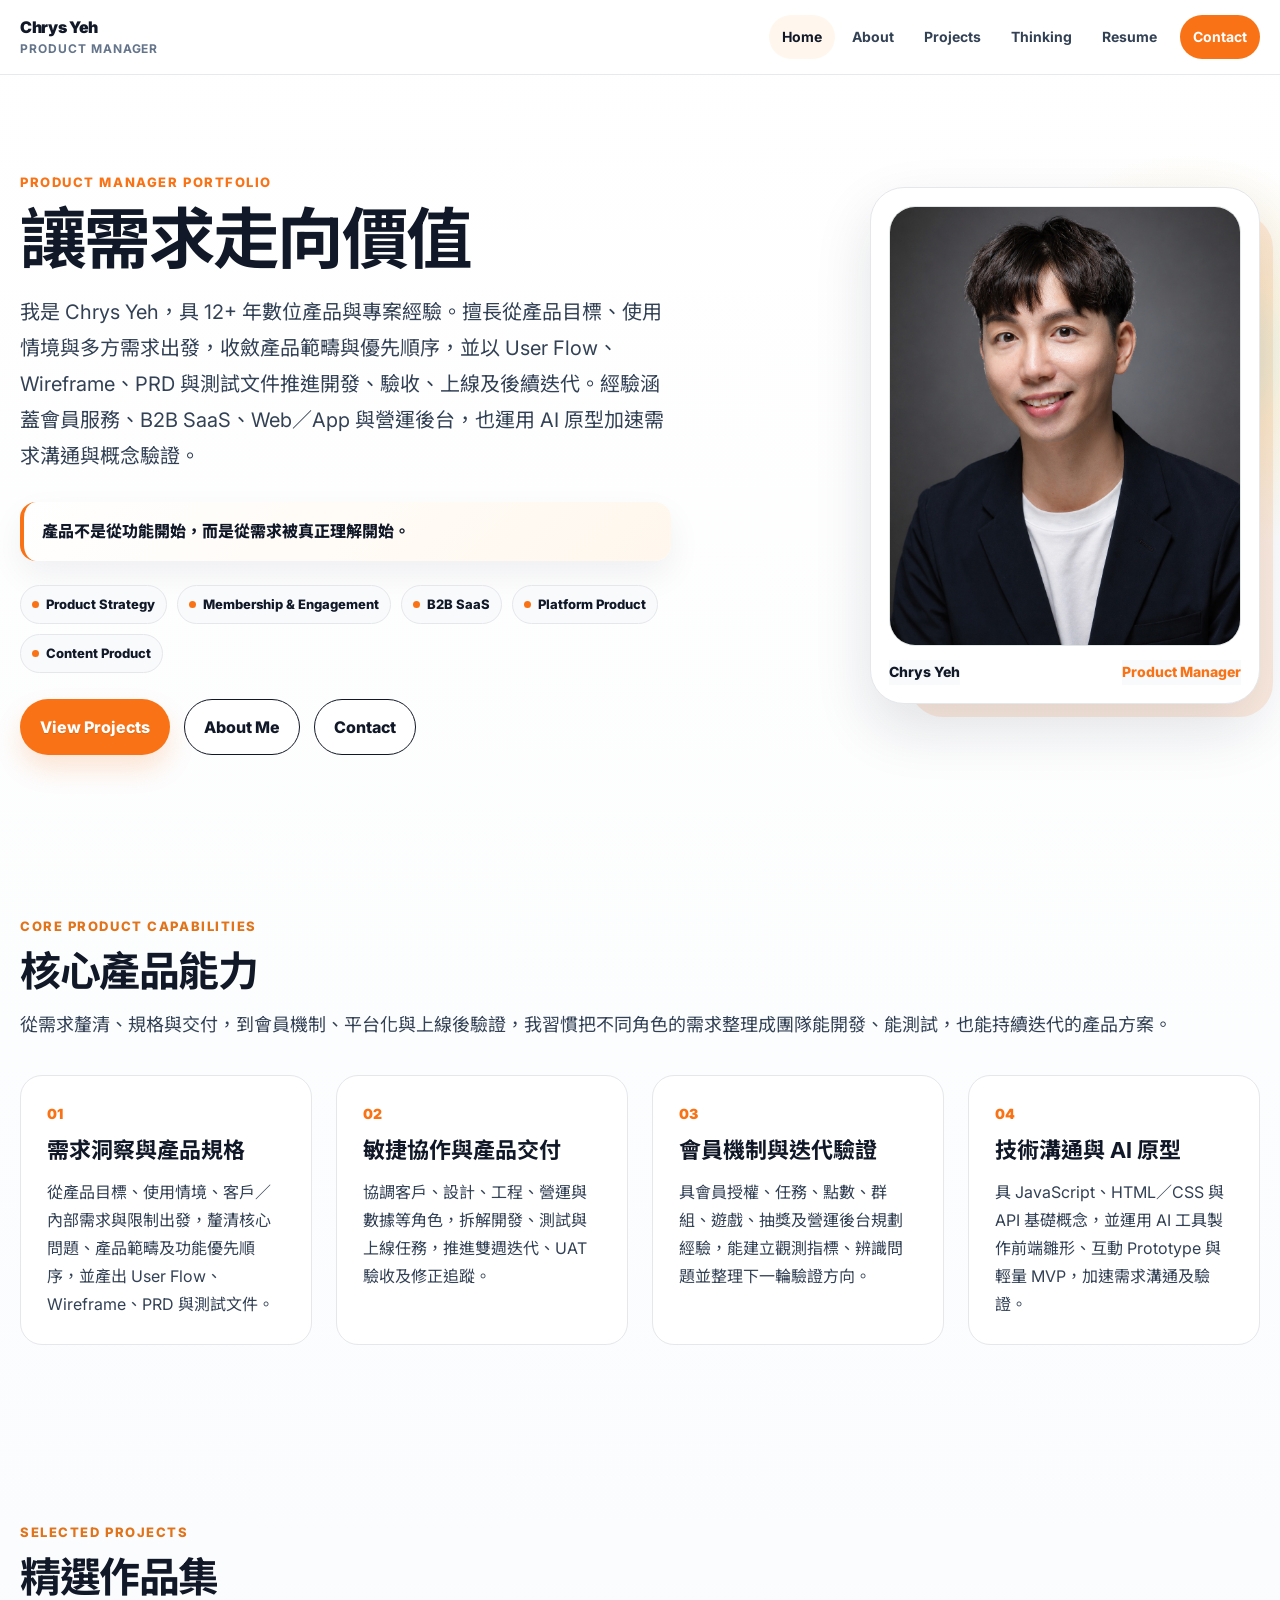
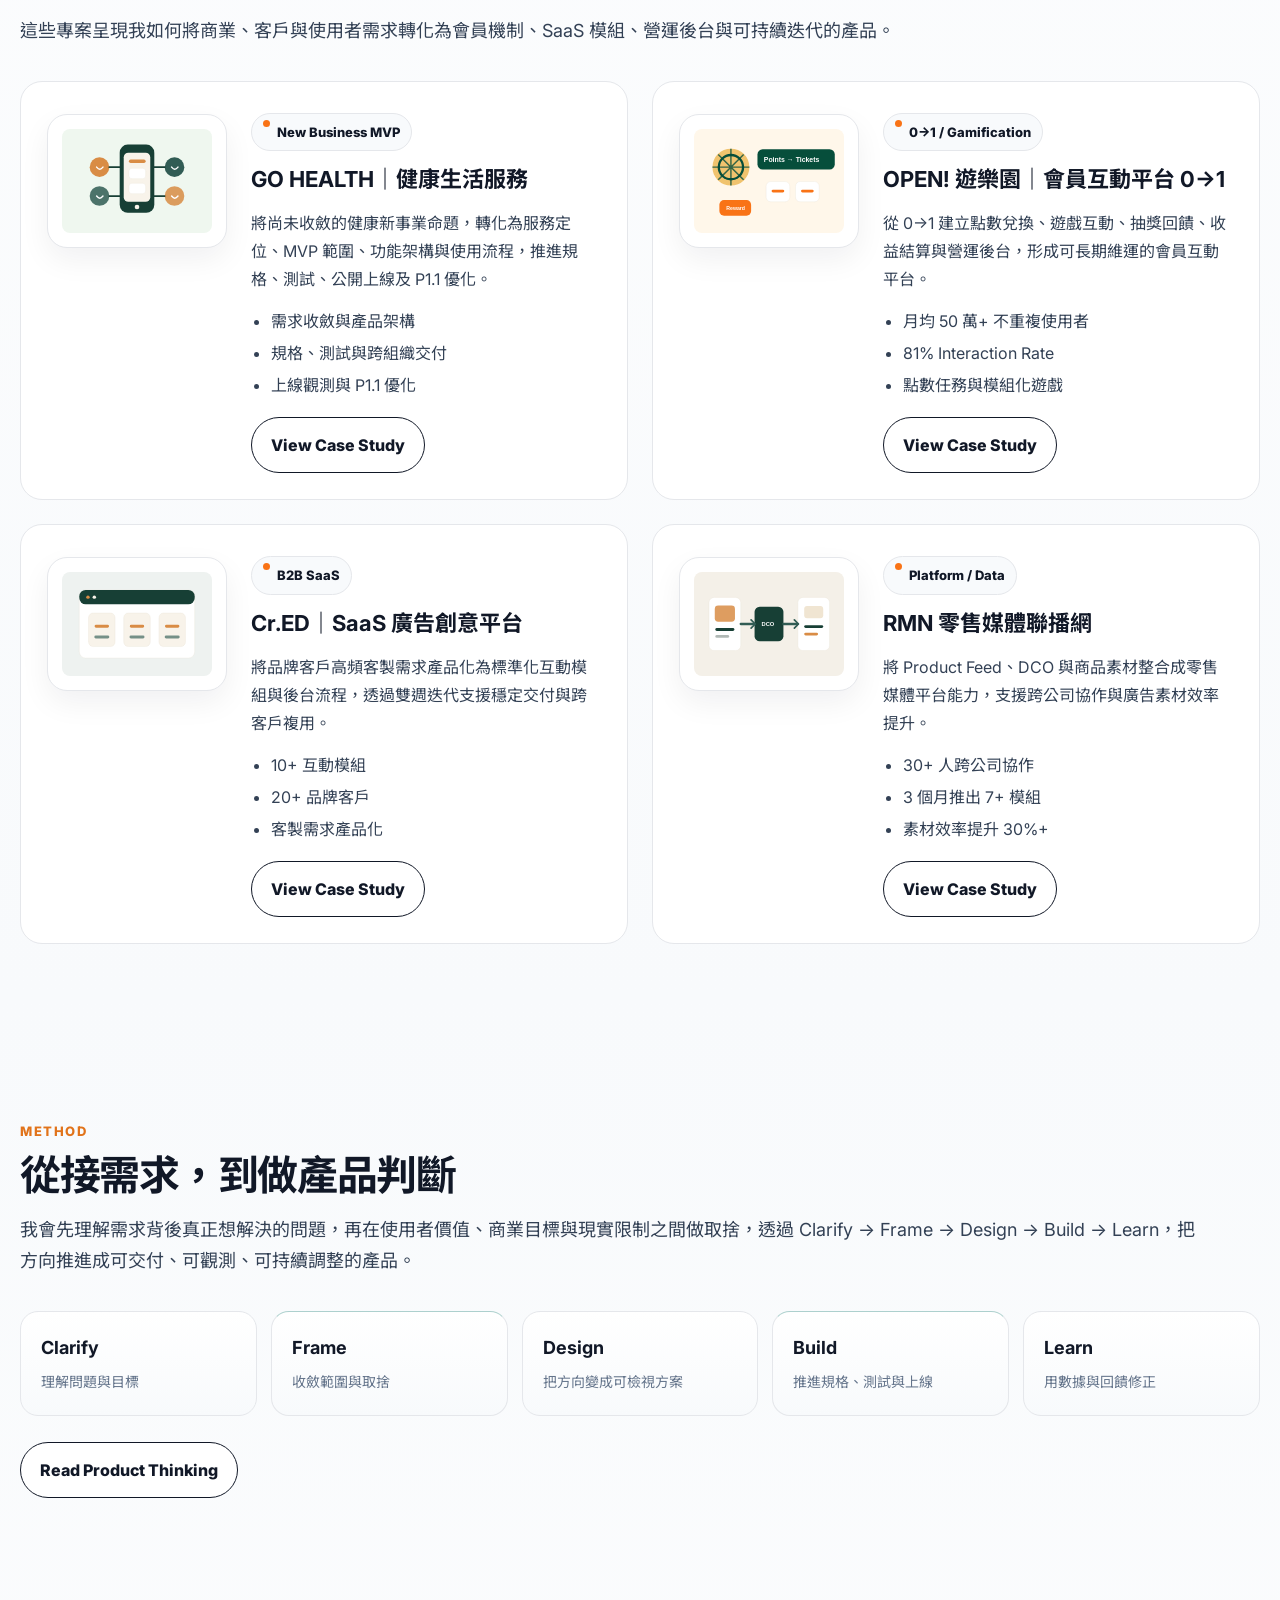
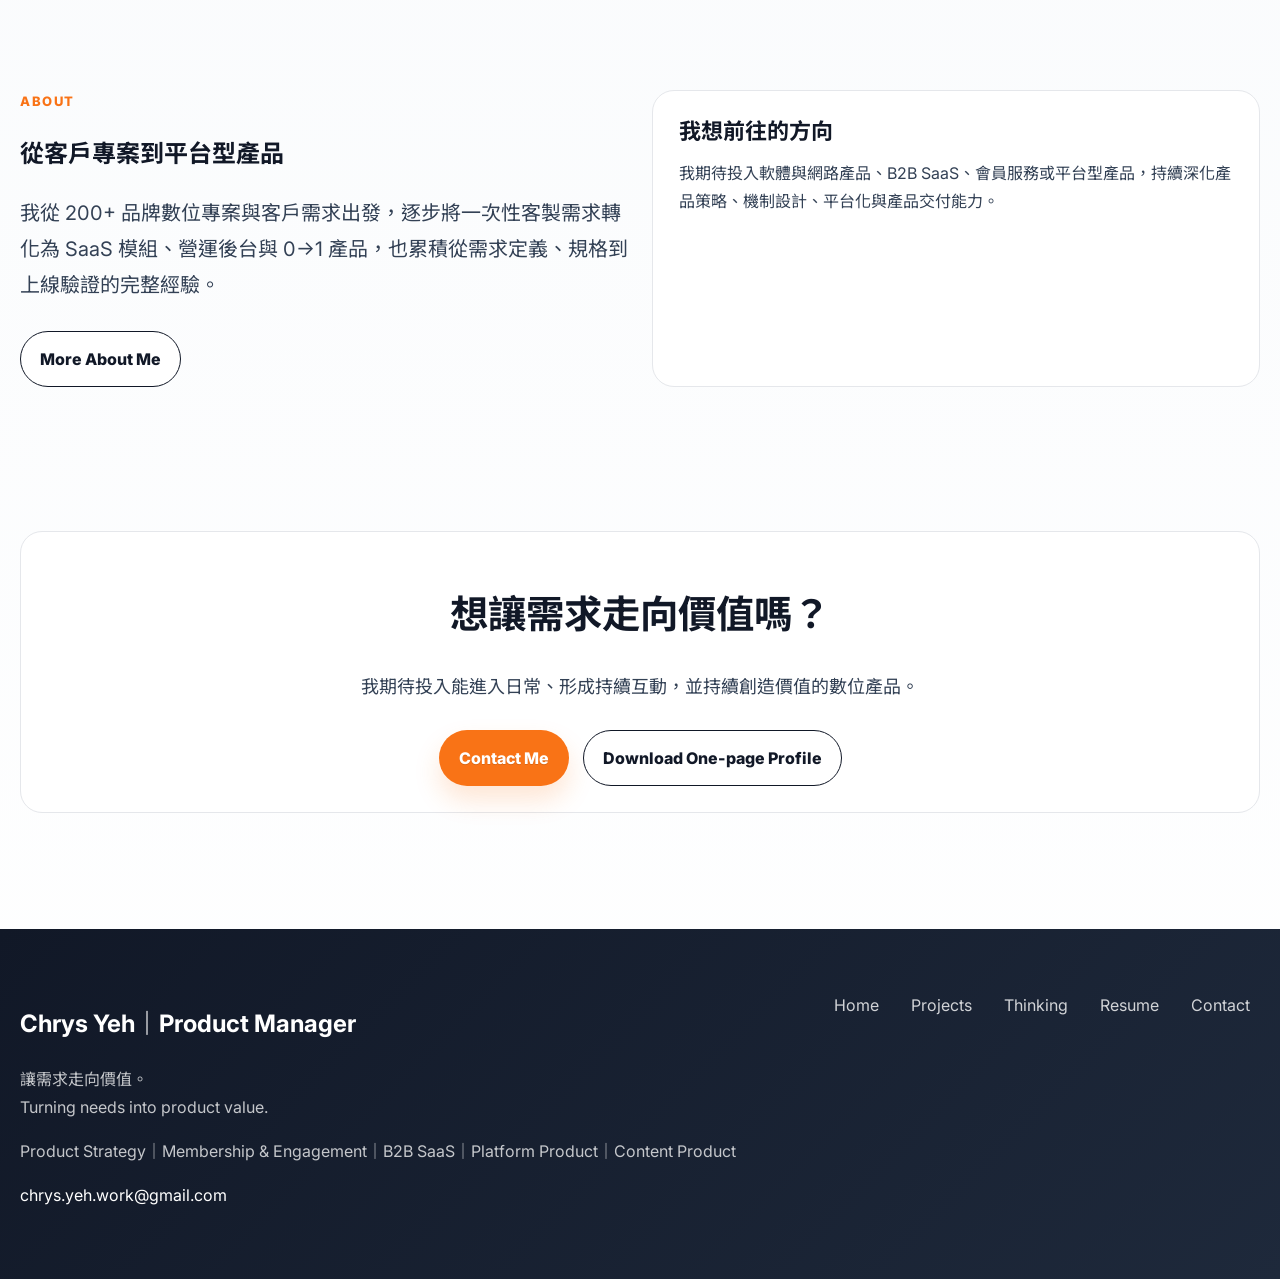
<file: index.html>
<!DOCTYPE html>
<html lang="zh-Hant"><head><meta charset="utf-8"/><meta content="width=device-width, initial-scale=1.0" name="viewport"/><meta content="noindex, nofollow" name="robots"/><title>Chrys Yeh｜Product Manager Portfolio</title><meta content="12+ 年數位產品與專案經驗，專長涵蓋需求規格、會員互動、B2B SaaS、平台化產品與 0→1 MVP。" name="description"/><link href="https://chrys-yeh-portfolio.netlify.app/" rel="canonical"/><meta content="website" property="og:type"/><meta content="Chrys Yeh｜Product Manager Portfolio" property="og:title"/><meta content="12+ 年數位產品與專案經驗，專長涵蓋需求規格、會員互動、B2B SaaS、平台化產品與 0→1 MVP。" property="og:description"/><meta content="https://chrys-yeh-portfolio.netlify.app/" property="og:url"/><meta content="https://chrys-yeh-portfolio.netlify.app/assets/images/chrys-headshot.jpg" property="og:image"/><link href="assets/images/favicon.svg" rel="icon"/><link href="https://fonts.googleapis.com" rel="preconnect"/><link crossorigin="" href="https://fonts.gstatic.com" rel="preconnect"/><link href="https://fonts.googleapis.com/css2?family=Inter:wght@400;500;600;700;800;900&amp;family=Noto+Sans+TC:wght@400;500;700;900&amp;display=swap" rel="stylesheet"/><link href="assets/css/style.css" rel="stylesheet"/><!-- Google tag (gtag.js) -->
<script async="" src="https://www.googletagmanager.com/gtag/js?id=G-VKWQ6BNBV7"></script>
<script>
  window.dataLayer = window.dataLayer || [];
  function gtag(){dataLayer.push(arguments);}
  gtag('js', new Date());
  gtag('config', 'G-VKWQ6BNBV7');
</script></head><body><header class="header"><div class="container nav"><a class="brand" href="index.html">Chrys Yeh<span>Product Manager</span></a><button aria-label="Open menu" class="nav-toggle">☰</button><nav class="nav-links"><a href="index.html">Home</a><a href="about.html">About</a><a href="projects.html">Projects</a><a href="product-thinking.html">Thinking</a><a href="resume.html">Resume</a><a class="cta" href="contact.html">Contact</a></nav></div></header><main>
<section class="hero"><div class="container hero-grid"><div class="reveal hero-visual"><figure class="hero-profile-card"><img alt="Chrys Yeh professional headshot" src="assets/images/chrys-headshot.jpg"/><figcaption class="profile-caption"><span>Chrys Yeh</span><span>Product Manager</span></figcaption></figure></div><div class="reveal hero-copy"><div class="eyebrow">Product Manager Portfolio</div><h1 class="hero-title-value">讓需求走向價值</h1><p class="lead">我是 Chrys Yeh，具 12+ 年數位產品與專案經驗。擅長從產品目標、使用情境與多方需求出發，收斂產品範疇與優先順序，並以 User Flow、Wireframe、PRD 與測試文件推進開發、驗收、上線及後續迭代。經驗涵蓋會員服務、B2B SaaS、Web／App 與營運後台，也運用 AI 原型加速需求溝通與概念驗證。</p><p class="hero-belief">產品不是從功能開始，而是從需求被真正理解開始。</p><div class="tags"><span class="tag">Product Strategy</span><span class="tag">Membership &amp; Engagement</span><span class="tag">B2B SaaS</span><span class="tag">Platform Product</span><span class="tag">Content Product</span></div><div class="btn-row"><a class="btn primary" href="projects.html">View Projects</a><a class="btn secondary" href="about.html">About Me</a><a class="btn secondary" href="contact.html">Contact</a></div></div></div></section>
<section class="section"><div class="container"><div class="section-title reveal"><div class="eyebrow">Core Product Capabilities</div><h2>核心產品能力</h2><p>從需求釐清、規格與交付，到會員機制、平台化與上線後驗證，我習慣把不同角色的需求整理成團隊能開發、能測試，也能持續迭代的產品方案。</p></div><div class="grid four"><article class="card reveal"><div class="num">01</div><h3>需求洞察與產品規格</h3><p>從產品目標、使用情境、客戶／內部需求與限制出發，釐清核心問題、產品範疇及功能優先順序，並產出 User Flow、Wireframe、PRD 與測試文件。</p></article><article class="card reveal"><div class="num">02</div><h3>敏捷協作與產品交付</h3><p>協調客戶、設計、工程、營運與數據等角色，拆解開發、測試與上線任務，推進雙週迭代、UAT 驗收及修正追蹤。</p></article><article class="card reveal"><div class="num">03</div><h3>會員機制與迭代驗證</h3><p>具會員授權、任務、點數、群組、遊戲、抽獎及營運後台規劃經驗，能建立觀測指標、辨識問題並整理下一輪驗證方向。</p></article><article class="card reveal"><div class="num">04</div><h3>技術溝通與 AI 原型</h3><p>具 JavaScript、HTML／CSS 與 API 基礎概念，並運用 AI 工具製作前端雛形、互動 Prototype 與輕量 MVP，加速需求溝通及驗證。</p></article></div></div></section>
<section class="section"><div class="container"><div class="section-title reveal"><div class="eyebrow">Selected Projects</div><h2>精選作品集</h2><p>這些專案呈現我如何將商業、客戶與使用者需求轉化為會員機制、SaaS 模組、營運後台與可持續迭代的產品。</p></div><div class="grid two">
<article class="card project-card reveal"><img alt="GO HEALTH illustration" src="assets/images/project-health-mvp.svg"/><div><span class="tag">New Business MVP</span><h3>GO HEALTH｜健康生活服務</h3><p>將尚未收斂的健康新事業命題，轉化為服務定位、MVP 範圍、功能架構與使用流程，推進規格、測試、公開上線及 P1.1 優化。</p><ul><li>需求收斂與產品架構</li><li>規格、測試與跨組織交付</li><li>上線觀測與 P1.1 優化</li></ul><p style="margin-top:14px"><a class="btn secondary" href="project-health-mvp.html">View Case Study</a></p></div></article>
<article class="card project-card reveal"><img alt="OPEN Playground illustration" src="assets/images/project-open-playground.svg"/><div><span class="tag">0→1 / Gamification</span><h3>OPEN! 遊樂園｜會員互動平台 0→1</h3><p>從 0→1 建立點數兌換、遊戲互動、抽獎回饋、收益結算與營運後台，形成可長期維運的會員互動平台。</p><ul><li>月均 50 萬+ 不重複使用者</li><li>81% Interaction Rate</li><li>點數任務與模組化遊戲</li></ul><p style="margin-top:14px"><a class="btn secondary" href="project-open-playground.html">View Case Study</a></p></div></article>
<article class="card project-card reveal"><img alt="Cr.ED illustration" src="assets/images/project-cred.svg"/><div><span class="tag">B2B SaaS</span><h3>Cr.ED｜SaaS 廣告創意平台</h3><p>將品牌客戶高頻客製需求產品化為標準化互動模組與後台流程，透過雙週迭代支援穩定交付與跨客戶複用。</p><ul><li>10+ 互動模組</li><li>20+ 品牌客戶</li><li>客製需求產品化</li></ul><p style="margin-top:14px"><a class="btn secondary" href="project-cred.html">View Case Study</a></p></div></article>
<article class="card project-card reveal"><img alt="RMN illustration" src="assets/images/project-rmn.svg"/><div><span class="tag">Platform / Data</span><h3>RMN 零售媒體聯播網</h3><p>將 Product Feed、DCO 與商品素材整合成零售媒體平台能力，支援跨公司協作與廣告素材效率提升。</p><ul><li>30+ 人跨公司協作</li><li>3 個月推出 7+ 模組</li><li>素材效率提升 30%+</li></ul><p style="margin-top:14px"><a class="btn secondary" href="project-rmn.html">View Case Study</a></p></div></article>
</div></div></section>
<section class="section"><div class="container"><div class="section-title reveal"><div class="eyebrow">Method</div><h2>從接需求，到做產品判斷</h2><p>我會先理解需求背後真正想解決的問題，再在使用者價值、商業目標與現實限制之間做取捨，透過 Clarify → Frame → Design → Build → Learn，把方向推進成可交付、可觀測、可持續調整的產品。</p></div><div class="flow reveal"><div class="flow-step"><strong>Clarify</strong><span>理解問題與目標</span></div><div class="flow-step"><strong>Frame</strong><span>收斂範圍與取捨</span></div><div class="flow-step"><strong>Design</strong><span>把方向變成可檢視方案</span></div><div class="flow-step"><strong>Build</strong><span>推進規格、測試與上線</span></div><div class="flow-step"><strong>Learn</strong><span>用數據與回饋修正</span></div></div><p style="margin-top:26px"><a class="btn secondary" href="product-thinking.html">Read Product Thinking</a></p></div></section>
<section class="section"><div class="container grid two"><div class="reveal"><div class="eyebrow">About</div><h2>從客戶專案到平台型產品</h2><p class="lead">我從 200+ 品牌數位專案與客戶需求出發，逐步將一次性客製需求轉化為 SaaS 模組、營運後台與 0→1 產品，也累積從需求定義、規格到上線驗證的完整經驗。</p><a class="btn secondary" href="about.html">More About Me</a></div><div class="card reveal"><h3>我想前往的方向</h3><p>我期待投入軟體與網路產品、B2B SaaS、會員服務或平台型產品，持續深化產品策略、機制設計、平台化與產品交付能力。</p></div></div></section>
<section class="section compact"><div class="container"><div class="card reveal" style="text-align:center"><h2>想讓需求走向價值嗎？</h2><p class="muted">我期待投入能進入日常、形成持續互動，並持續創造價值的數位產品。</p><div class="btn-row" style="justify-content:center"><a class="btn primary" href="contact.html">Contact Me</a><a class="btn secondary" href="assets/files/chrys-yeh-resume.pdf">Download One-page Profile</a></div></div></div></section>
</main><footer class="footer"><div class="container footer-grid"><div><h2>Chrys Yeh｜Product Manager</h2><p>讓需求走向價值。<br/>Turning needs into product value.</p><p>Product Strategy｜Membership &amp; Engagement｜B2B SaaS｜Platform Product｜Content Product</p><p><a href="mailto:chrys.yeh.work@gmail.com">chrys.yeh.work@gmail.com</a></p></div><div class="footer-links"><a href="index.html">Home</a><a href="projects.html">Projects</a><a href="product-thinking.html">Thinking</a><a href="resume.html">Resume</a><a href="contact.html">Contact</a></div></div></footer><button aria-label="Back to top" class="back-top">↑</button><script src="assets/js/script.js"></script></body></html>
</file>
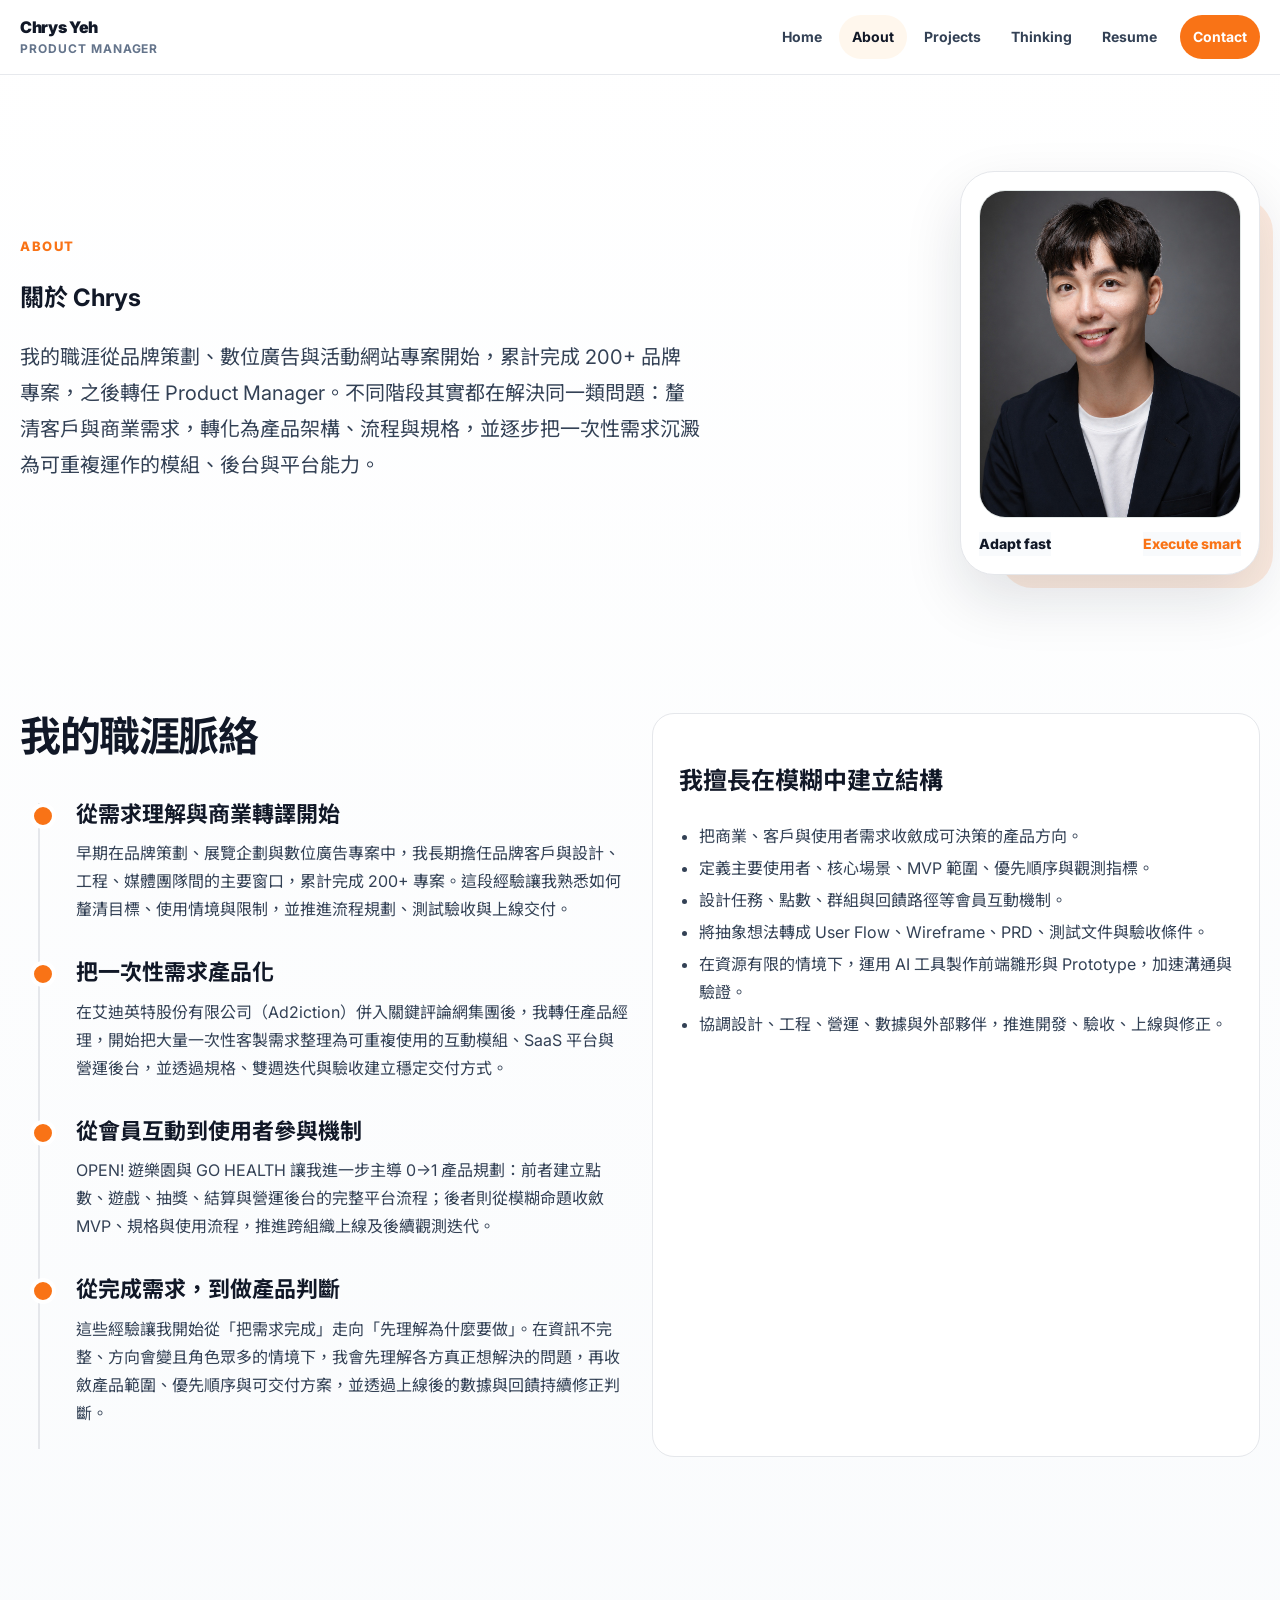
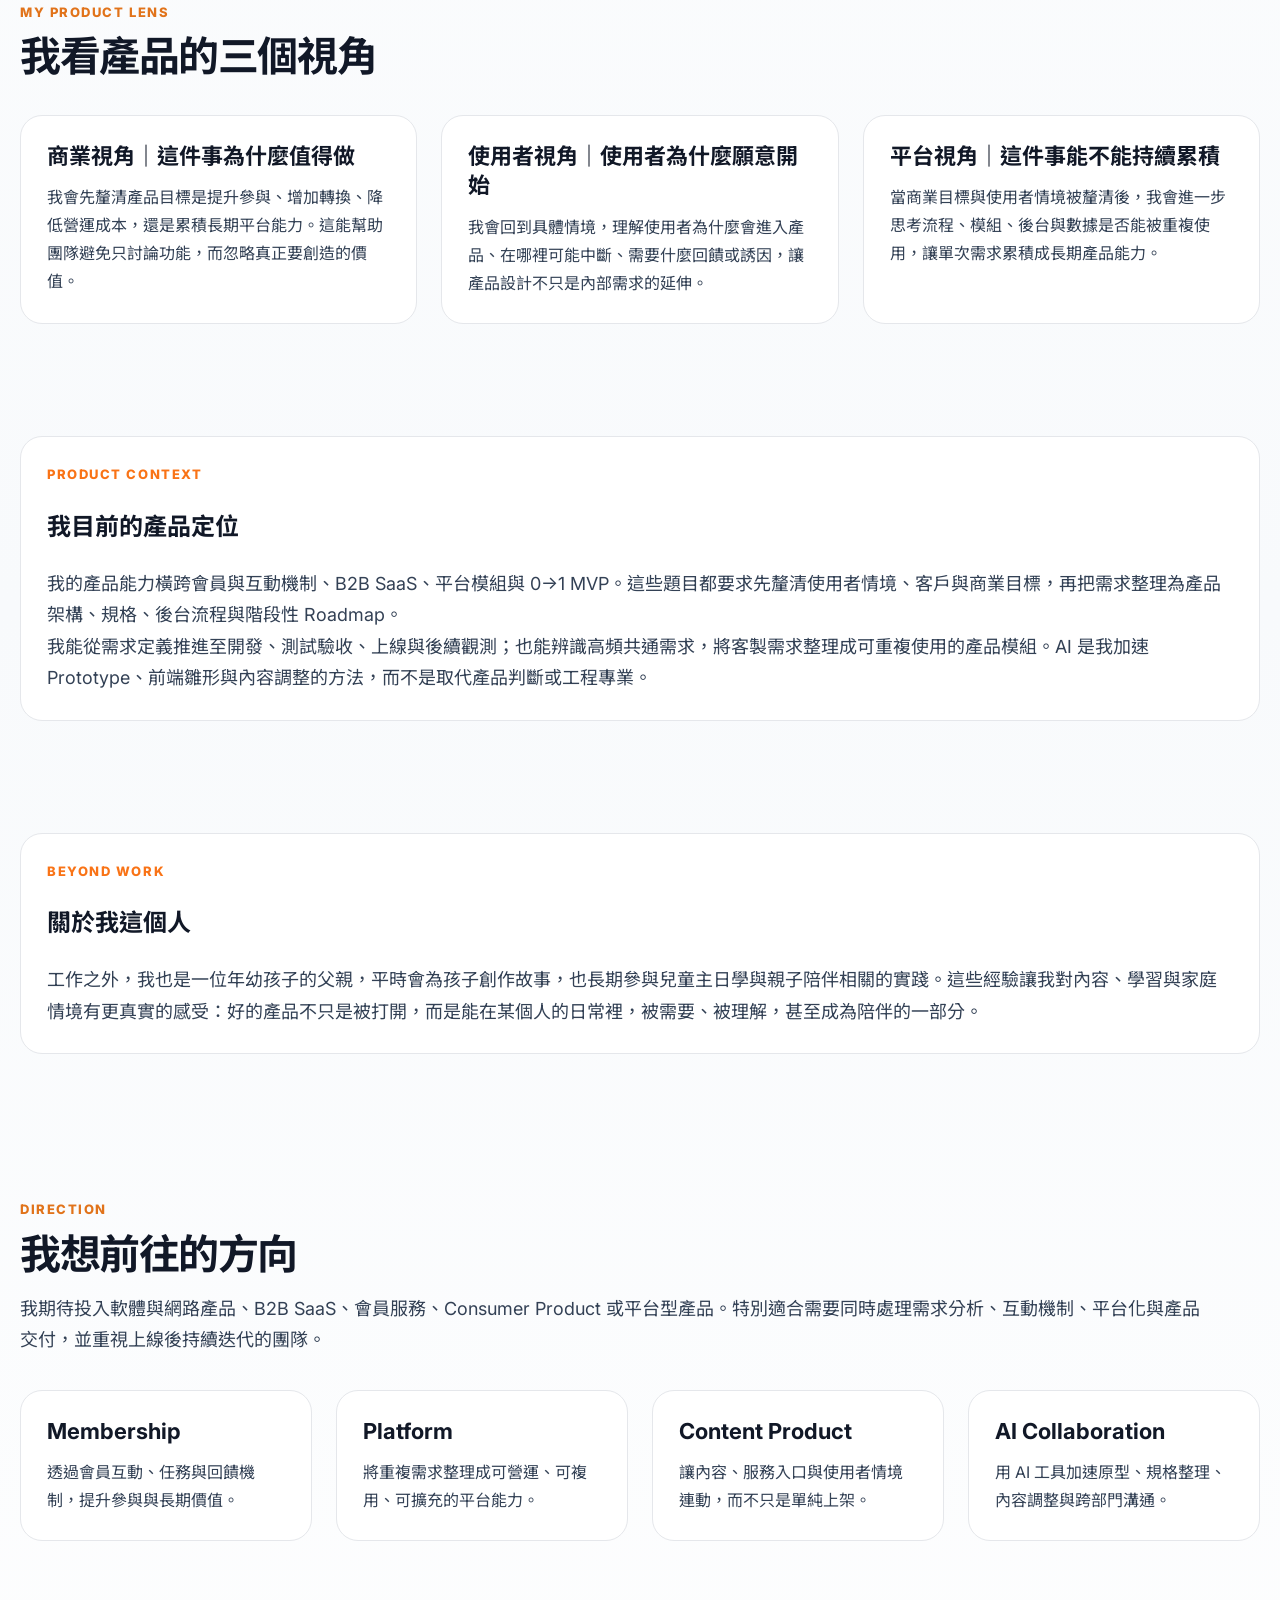
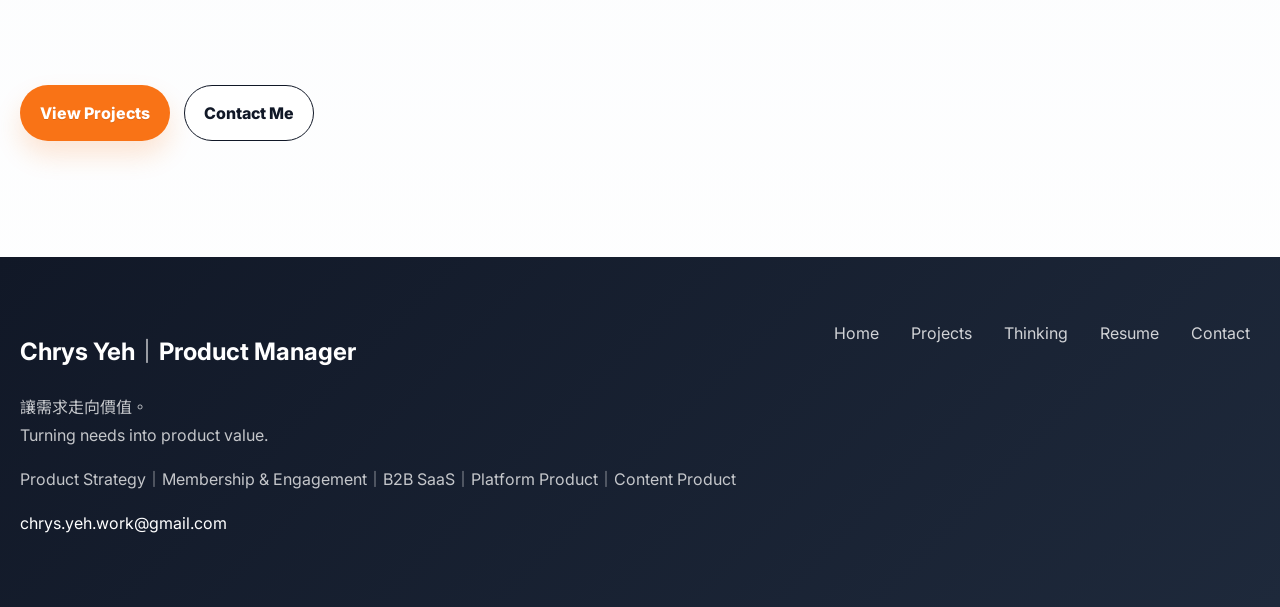
<file: about.html>
<!DOCTYPE html>
<html lang="zh-Hant"><head><meta charset="utf-8"/><meta content="width=device-width, initial-scale=1.0" name="viewport"/><meta content="noindex, nofollow" name="robots"/><title>About｜Chrys Yeh</title><meta content="從 200+ 品牌數位專案到會員平台、B2B SaaS 與 0→1 MVP，Chrys Yeh 的產品職涯主線是把模糊需求轉成可交付、可迭代的產品能力。" name="description"/><link href="https://chrys-yeh-portfolio.netlify.app/about.html" rel="canonical"/><meta content="website" property="og:type"/><meta content="About｜Chrys Yeh" property="og:title"/><meta content="從 200+ 品牌數位專案到會員平台、B2B SaaS 與 0→1 MVP，Chrys Yeh 的產品職涯主線是把模糊需求轉成可交付、可迭代的產品能力。" property="og:description"/><meta content="https://chrys-yeh-portfolio.netlify.app/about.html" property="og:url"/><meta content="https://chrys-yeh-portfolio.netlify.app/assets/images/chrys-headshot.jpg" property="og:image"/><link href="assets/images/favicon.svg" rel="icon"/><link href="https://fonts.googleapis.com" rel="preconnect"/><link crossorigin="" href="https://fonts.gstatic.com" rel="preconnect"/><link href="https://fonts.googleapis.com/css2?family=Inter:wght@400;500;600;700;800;900&amp;family=Noto+Sans+TC:wght@400;500;700;900&amp;display=swap" rel="stylesheet"/><link href="assets/css/style.css" rel="stylesheet"/><!-- Google tag (gtag.js) -->
<script async="" src="https://www.googletagmanager.com/gtag/js?id=G-VKWQ6BNBV7"></script>
<script>
  window.dataLayer = window.dataLayer || [];
  function gtag(){dataLayer.push(arguments);}
  gtag('js', new Date());
  gtag('config', 'G-VKWQ6BNBV7');
</script></head><body><header class="header"><div class="container nav"><a class="brand" href="index.html">Chrys Yeh<span>Product Manager</span></a><button aria-label="Open menu" class="nav-toggle">☰</button><nav class="nav-links"><a href="index.html">Home</a><a href="about.html">About</a><a href="projects.html">Projects</a><a href="product-thinking.html">Thinking</a><a href="resume.html">Resume</a><a class="cta" href="contact.html">Contact</a></nav></div></header><main><section class="page-hero-profile"><div class="container hero-grid"><div class="reveal hero-visual"><figure class="hero-profile-card"><img alt="Chrys Yeh professional headshot" src="assets/images/chrys-headshot.jpg"/><figcaption class="profile-caption"><span>Adapt fast</span><span>Execute smart</span></figcaption></figure></div><div class="reveal hero-copy"><div class="eyebrow">About</div><h1>關於 Chrys</h1><p class="lead">我的職涯從品牌策劃、數位廣告與活動網站專案開始，累計完成 200+ 品牌專案，之後轉任 Product Manager。不同階段其實都在解決同一類問題：釐清客戶與商業需求，轉化為產品架構、流程與規格，並逐步把一次性需求沉澱為可重複運作的模組、後台與平台能力。</p></div></div></section>
<section class="section"><div class="container grid two"><div class="reveal"><div class="section-title"><h2>我的職涯脈絡</h2></div><div class="timeline"><div class="timeline-item"><h3>從需求理解與商業轉譯開始</h3><p>早期在品牌策劃、展覽企劃與數位廣告專案中，我長期擔任品牌客戶與設計、工程、媒體團隊間的主要窗口，累計完成 200+ 專案。這段經驗讓我熟悉如何釐清目標、使用情境與限制，並推進流程規劃、測試驗收與上線交付。</p></div><div class="timeline-item"><h3>把一次性需求產品化</h3><p>在艾迪英特股份有限公司（Ad2iction）併入關鍵評論網集團後，我轉任產品經理，開始把大量一次性客製需求整理為可重複使用的互動模組、SaaS 平台與營運後台，並透過規格、雙週迭代與驗收建立穩定交付方式。</p></div><div class="timeline-item"><h3>從會員互動到使用者參與機制</h3><p>OPEN! 遊樂園與 GO HEALTH 讓我進一步主導 0→1 產品規劃：前者建立點數、遊戲、抽獎、結算與營運後台的完整平台流程；後者則從模糊命題收斂 MVP、規格與使用流程，推進跨組織上線及後續觀測迭代。</p></div><div class="timeline-item"><h3>從完成需求，到做產品判斷</h3><p>這些經驗讓我開始從「把需求完成」走向「先理解為什麼要做」。在資訊不完整、方向會變且角色眾多的情境下，我會先理解各方真正想解決的問題，再收斂產品範圍、優先順序與可交付方案，並透過上線後的數據與回饋持續修正判斷。</p></div></div></div><div class="card reveal"><h2>我擅長在模糊中建立結構</h2><ul class="case-list"><li>把商業、客戶與使用者需求收斂成可決策的產品方向。</li><li>定義主要使用者、核心場景、MVP 範圍、優先順序與觀測指標。</li><li>設計任務、點數、群組與回饋路徑等會員互動機制。</li><li>將抽象想法轉成 User Flow、Wireframe、PRD、測試文件與驗收條件。</li><li>在資源有限的情境下，運用 AI 工具製作前端雛形與 Prototype，加速溝通與驗證。</li><li>協調設計、工程、營運、數據與外部夥伴，推進開發、驗收、上線與修正。</li></ul></div></div></section>
<section class="section compact"><div class="container"><div class="section-title reveal"><div class="eyebrow">My Product Lens</div><h2>我看產品的三個視角</h2></div><div class="grid three"><article class="card reveal"><h3>商業視角｜這件事為什麼值得做</h3><p>我會先釐清產品目標是提升參與、增加轉換、降低營運成本，還是累積長期平台能力。這能幫助團隊避免只討論功能，而忽略真正要創造的價值。</p></article><article class="card reveal"><h3>使用者視角｜使用者為什麼願意開始</h3><p>我會回到具體情境，理解使用者為什麼會進入產品、在哪裡可能中斷、需要什麼回饋或誘因，讓產品設計不只是內部需求的延伸。</p></article><article class="card reveal"><h3>平台視角｜這件事能不能持續累積</h3><p>當商業目標與使用者情境被釐清後，我會進一步思考流程、模組、後台與數據是否能被重複使用，讓單次需求累積成長期產品能力。</p></article></div></div></section>
<section class="section compact"><div class="container"><div class="card reveal personal-note"><div class="eyebrow">Product Context</div><h2>我目前的產品定位</h2><p>我的產品能力橫跨會員與互動機制、B2B SaaS、平台模組與 0→1 MVP。這些題目都要求先釐清使用者情境、客戶與商業目標，再把需求整理為產品架構、規格、後台流程與階段性 Roadmap。</p><p>我能從需求定義推進至開發、測試驗收、上線與後續觀測；也能辨識高頻共通需求，將客製需求整理成可重複使用的產品模組。AI 是我加速 Prototype、前端雛形與內容調整的方法，而不是取代產品判斷或工程專業。</p></div></div></section>
<section class="section compact"><div class="container"><div class="card reveal personal-note"><div class="eyebrow">Beyond Work</div><h2>關於我這個人</h2><p>工作之外，我也是一位年幼孩子的父親，平時會為孩子創作故事，也長期參與兒童主日學與親子陪伴相關的實踐。這些經驗讓我對內容、學習與家庭情境有更真實的感受：好的產品不只是被打開，而是能在某個人的日常裡，被需要、被理解，甚至成為陪伴的一部分。</p></div></div></section>
<section class="section"><div class="container"><div class="section-title reveal"><div class="eyebrow">Direction</div><h2>我想前往的方向</h2><p>我期待投入軟體與網路產品、B2B SaaS、會員服務、Consumer Product 或平台型產品。特別適合需要同時處理需求分析、互動機制、平台化與產品交付，並重視上線後持續迭代的團隊。</p></div><div class="grid four"><div class="card reveal"><h3>Membership</h3><p>透過會員互動、任務與回饋機制，提升參與與長期價值。</p></div><div class="card reveal"><h3>Platform</h3><p>將重複需求整理成可營運、可複用、可擴充的平台能力。</p></div><div class="card reveal"><h3>Content Product</h3><p>讓內容、服務入口與使用者情境連動，而不只是單純上架。</p></div><div class="card reveal"><h3>AI Collaboration</h3><p>用 AI 工具加速原型、規格整理、內容調整與跨部門溝通。</p></div></div></div></section>
<section class="section compact"><div class="container"><div class="btn-row"><a class="btn primary" href="projects.html">View Projects</a><a class="btn secondary" href="contact.html">Contact Me</a></div></div></section></main><footer class="footer"><div class="container footer-grid"><div><h2>Chrys Yeh｜Product Manager</h2><p>讓需求走向價值。<br/>Turning needs into product value.</p><p>Product Strategy｜Membership &amp; Engagement｜B2B SaaS｜Platform Product｜Content Product</p><p><a href="mailto:chrys.yeh.work@gmail.com">chrys.yeh.work@gmail.com</a></p></div><div class="footer-links"><a href="index.html">Home</a><a href="projects.html">Projects</a><a href="product-thinking.html">Thinking</a><a href="resume.html">Resume</a><a href="contact.html">Contact</a></div></div></footer><button aria-label="Back to top" class="back-top">↑</button><script src="assets/js/script.js"></script></body></html>
</file>
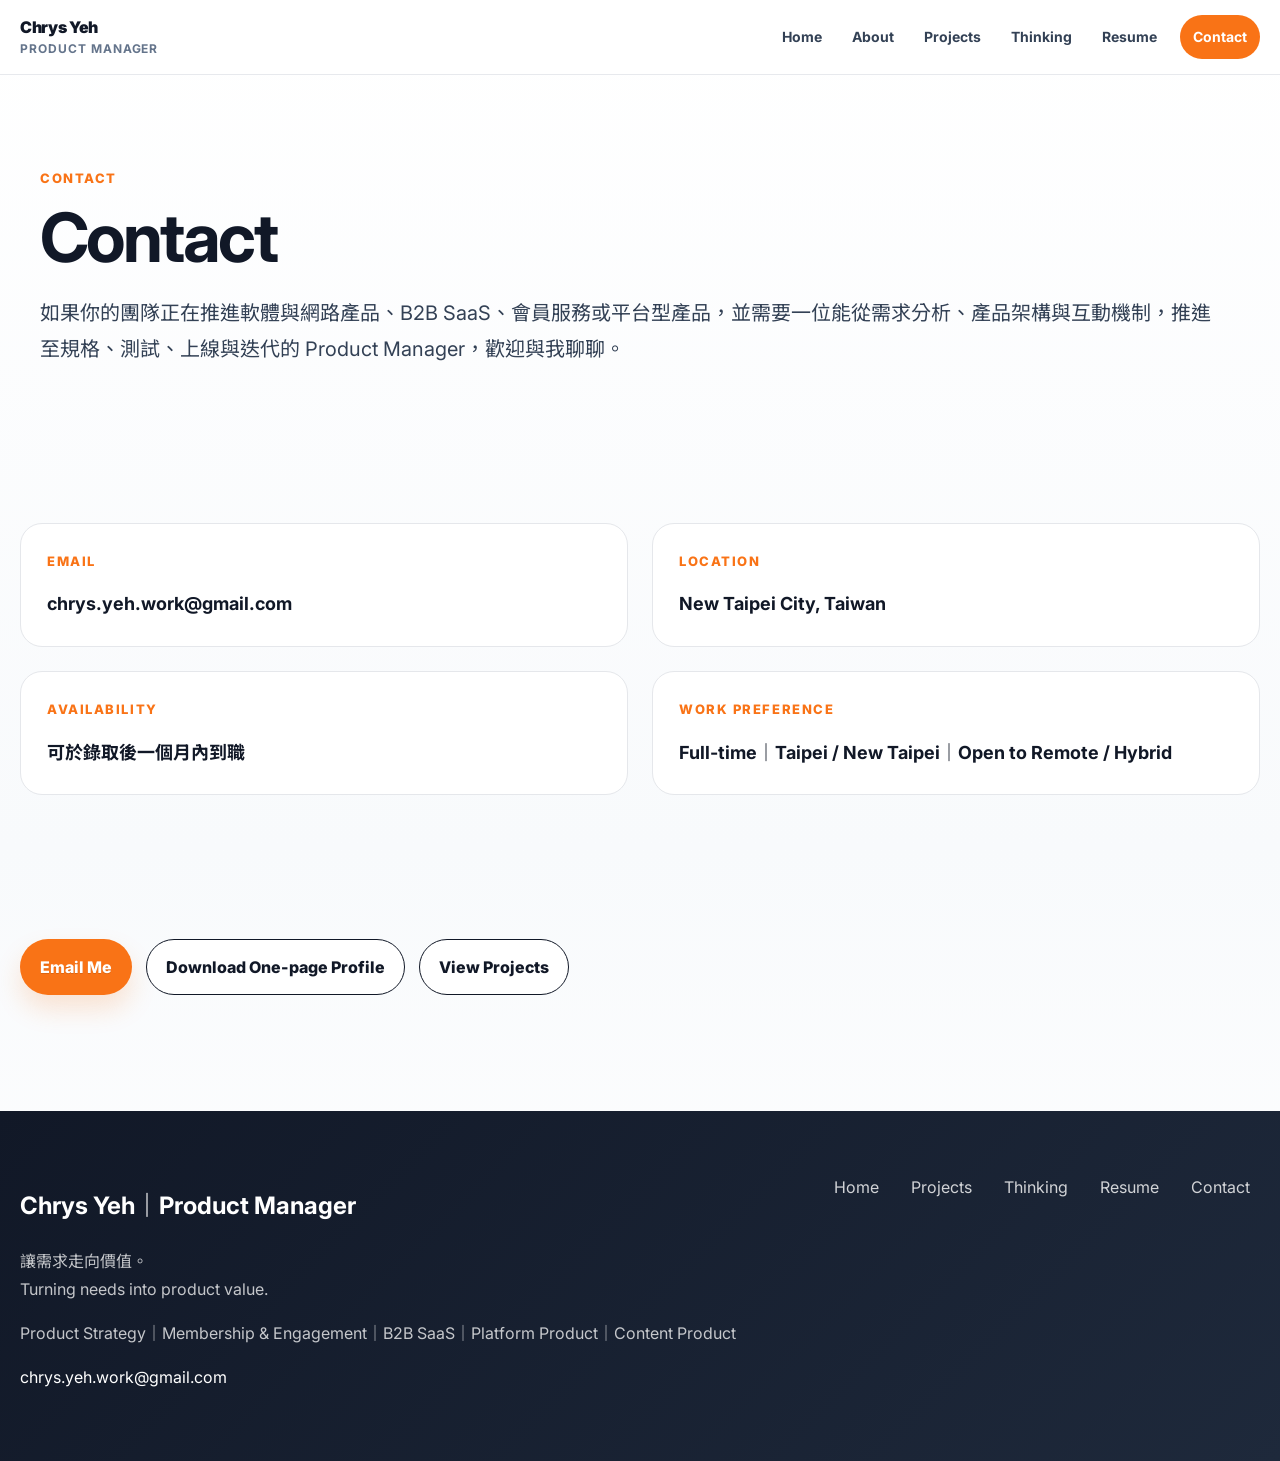
<file: contact.html>
<!DOCTYPE html>
<html lang="zh-Hant"><head><meta charset="utf-8"/><meta content="width=device-width, initial-scale=1.0" name="viewport"/><meta content="noindex, nofollow" name="robots"/><title>Contact｜Chrys Yeh</title><meta content="聯絡 Chrys Yeh｜Product Manager。產品經驗涵蓋需求規格、會員互動、B2B SaaS、平台化與 0→1 MVP。" name="description"/><link href="https://chrys-yeh-portfolio.netlify.app/contact.html" rel="canonical"/><meta content="website" property="og:type"/><meta content="Contact｜Chrys Yeh" property="og:title"/><meta content="聯絡 Chrys Yeh｜Product Manager。產品經驗涵蓋需求規格、會員互動、B2B SaaS、平台化與 0→1 MVP。" property="og:description"/><meta content="https://chrys-yeh-portfolio.netlify.app/contact.html" property="og:url"/><meta content="https://chrys-yeh-portfolio.netlify.app/assets/images/chrys-headshot.jpg" property="og:image"/><link href="assets/images/favicon.svg" rel="icon"/><link href="https://fonts.googleapis.com" rel="preconnect"/><link crossorigin="" href="https://fonts.gstatic.com" rel="preconnect"/><link href="https://fonts.googleapis.com/css2?family=Inter:wght@400;500;600;700;800;900&amp;family=Noto+Sans+TC:wght@400;500;700;900&amp;display=swap" rel="stylesheet"/><link href="assets/css/style.css" rel="stylesheet"/><!-- Google tag (gtag.js) -->
<script async="" src="https://www.googletagmanager.com/gtag/js?id=G-VKWQ6BNBV7"></script>
<script>
  window.dataLayer = window.dataLayer || [];
  function gtag(){dataLayer.push(arguments);}
  gtag('js', new Date());
  gtag('config', 'G-VKWQ6BNBV7');
</script></head><body><header class="header"><div class="container nav"><a class="brand" href="index.html">Chrys Yeh<span>Product Manager</span></a><button aria-label="Open menu" class="nav-toggle">☰</button><nav class="nav-links"><a href="index.html">Home</a><a href="about.html">About</a><a href="projects.html">Projects</a><a href="product-thinking.html">Thinking</a><a href="resume.html">Resume</a><a class="cta" href="contact.html">Contact</a></nav></div></header><main><section class="page-hero"><div class="container"><div class="eyebrow">Contact</div><h1>Contact</h1><p class="lead">如果你的團隊正在推進軟體與網路產品、B2B SaaS、會員服務或平台型產品，並需要一位能從需求分析、產品架構與互動機制，推進至規格、測試、上線與迭代的 Product Manager，歡迎與我聊聊。</p></div></section><section class="section"><div class="container grid two"><div class="card contact-card reveal"><span class="eyebrow">Email</span><strong><a href="mailto:chrys.yeh.work@gmail.com">chrys.yeh.work@gmail.com</a></strong></div><div class="card contact-card reveal"><span class="eyebrow">Location</span><strong>New Taipei City, Taiwan</strong></div><div class="card contact-card reveal"><span class="eyebrow">Availability</span><strong>可於錄取後一個月內到職</strong></div><div class="card contact-card reveal"><span class="eyebrow">Work Preference</span><strong>Full-time｜Taipei / New Taipei｜Open to Remote / Hybrid</strong></div></div></section><section class="section compact"><div class="container"><div class="btn-row"><a class="btn primary" href="mailto:chrys.yeh.work@gmail.com">Email Me</a><a class="btn secondary" href="assets/files/chrys-yeh-resume.pdf">Download One-page Profile</a><a class="btn secondary" href="projects.html">View Projects</a></div></div></section></main><footer class="footer"><div class="container footer-grid"><div><h2>Chrys Yeh｜Product Manager</h2><p>讓需求走向價值。<br/>Turning needs into product value.</p><p>Product Strategy｜Membership &amp; Engagement｜B2B SaaS｜Platform Product｜Content Product</p><p><a href="mailto:chrys.yeh.work@gmail.com">chrys.yeh.work@gmail.com</a></p></div><div class="footer-links"><a href="index.html">Home</a><a href="projects.html">Projects</a><a href="product-thinking.html">Thinking</a><a href="resume.html">Resume</a><a href="contact.html">Contact</a></div></div></footer><button aria-label="Back to top" class="back-top">↑</button><script src="assets/js/script.js"></script></body></html>
</file>
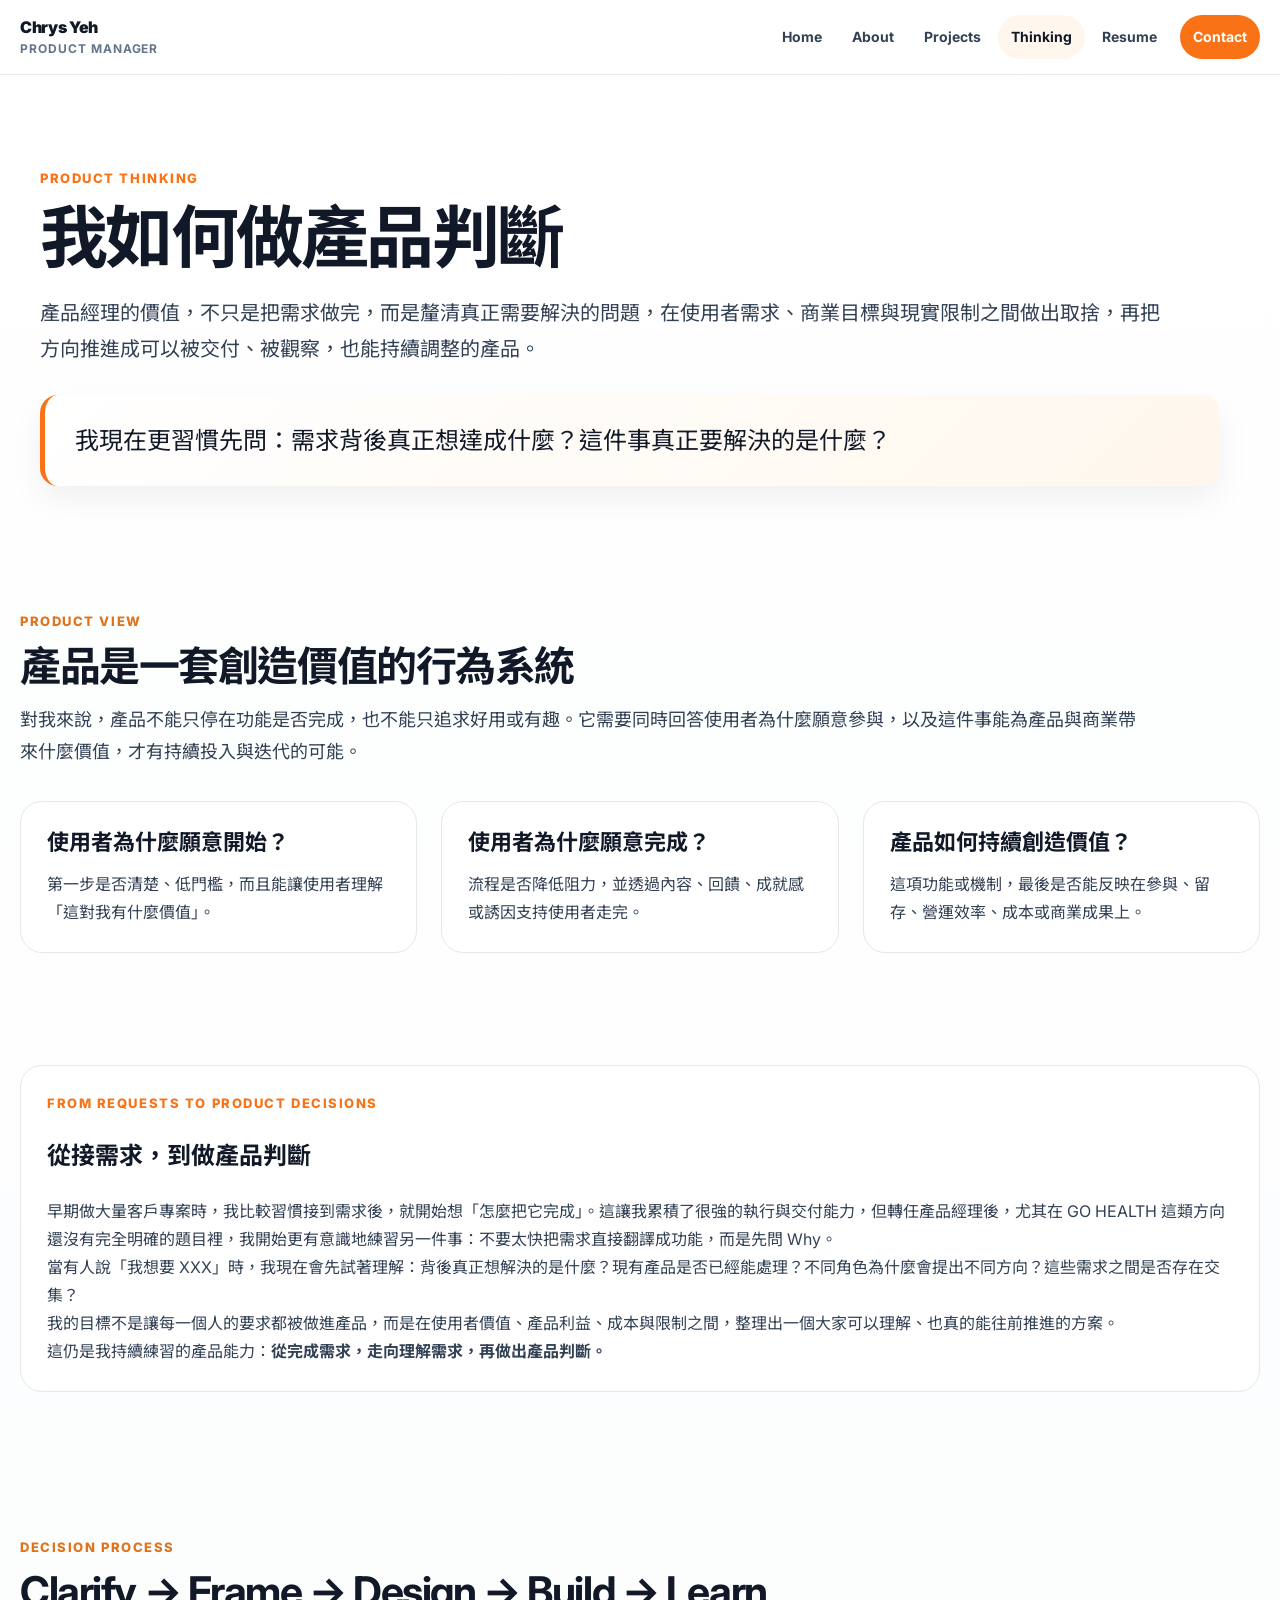
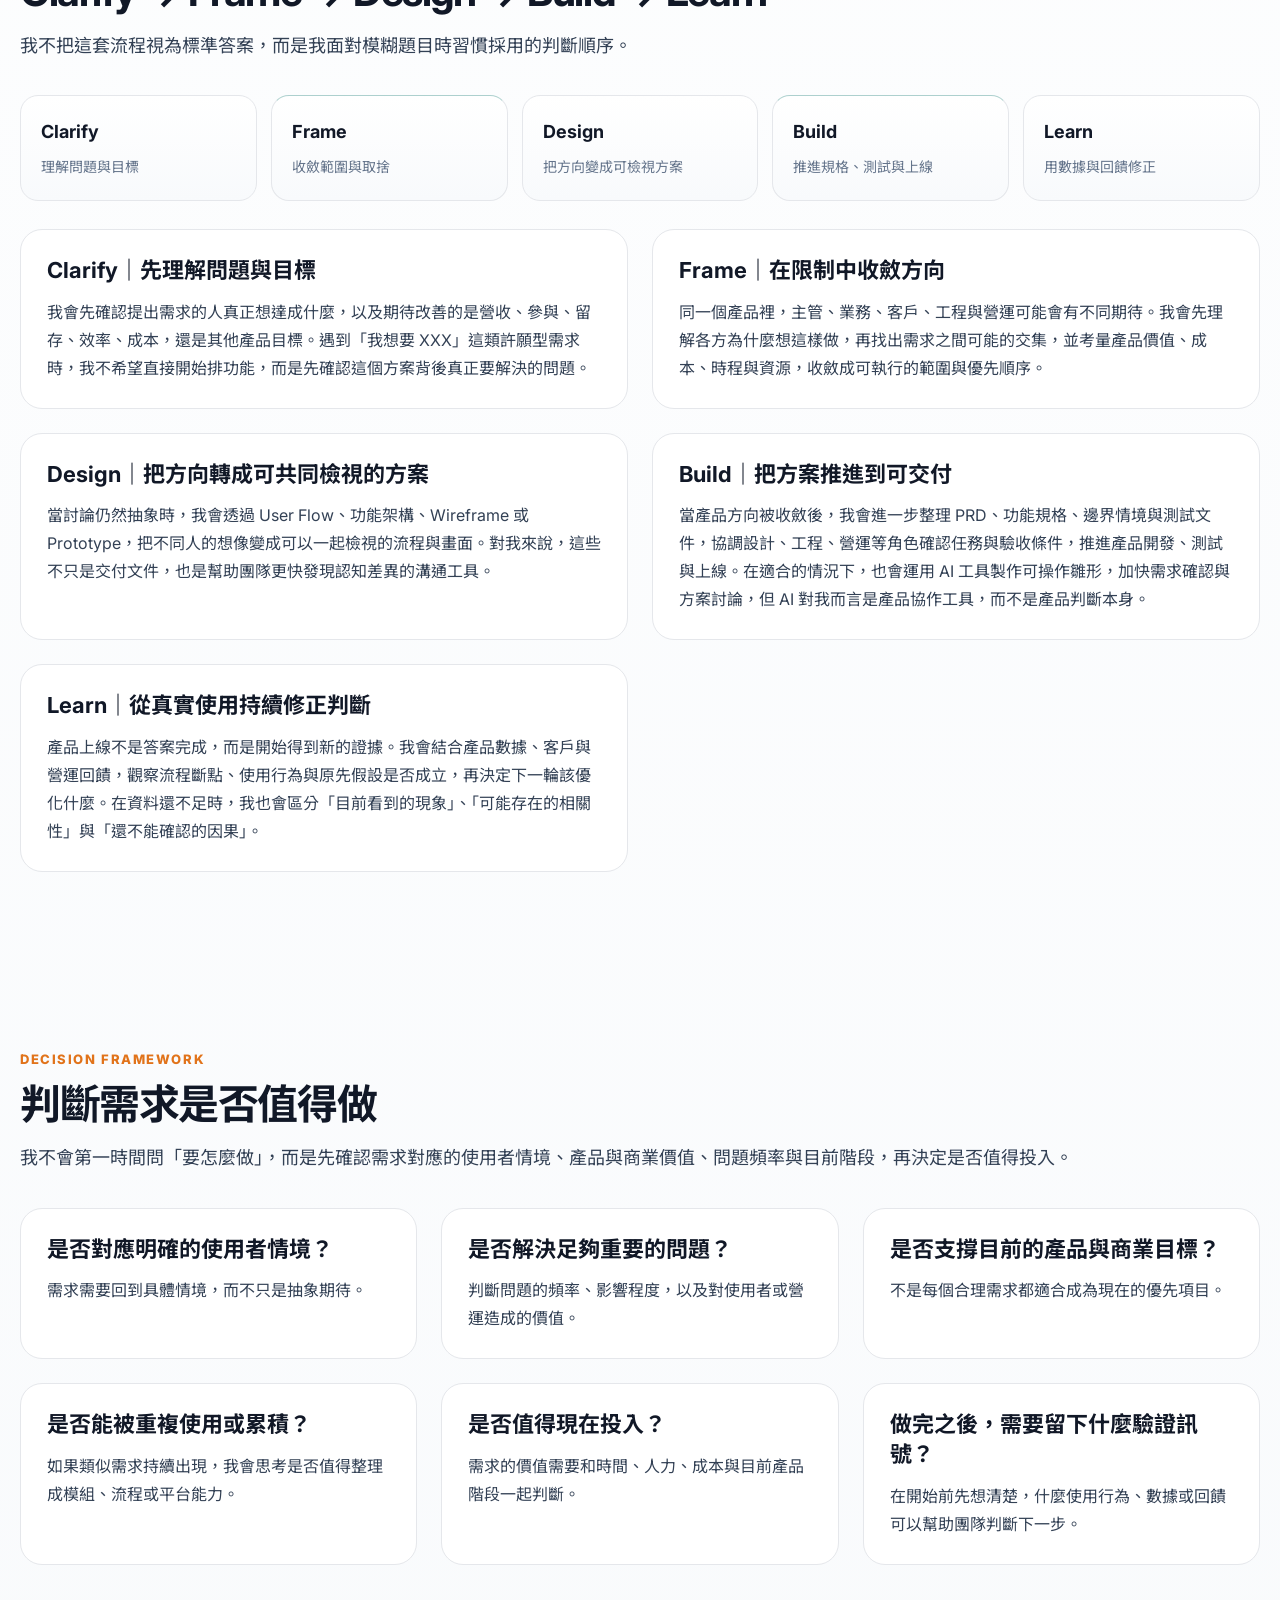
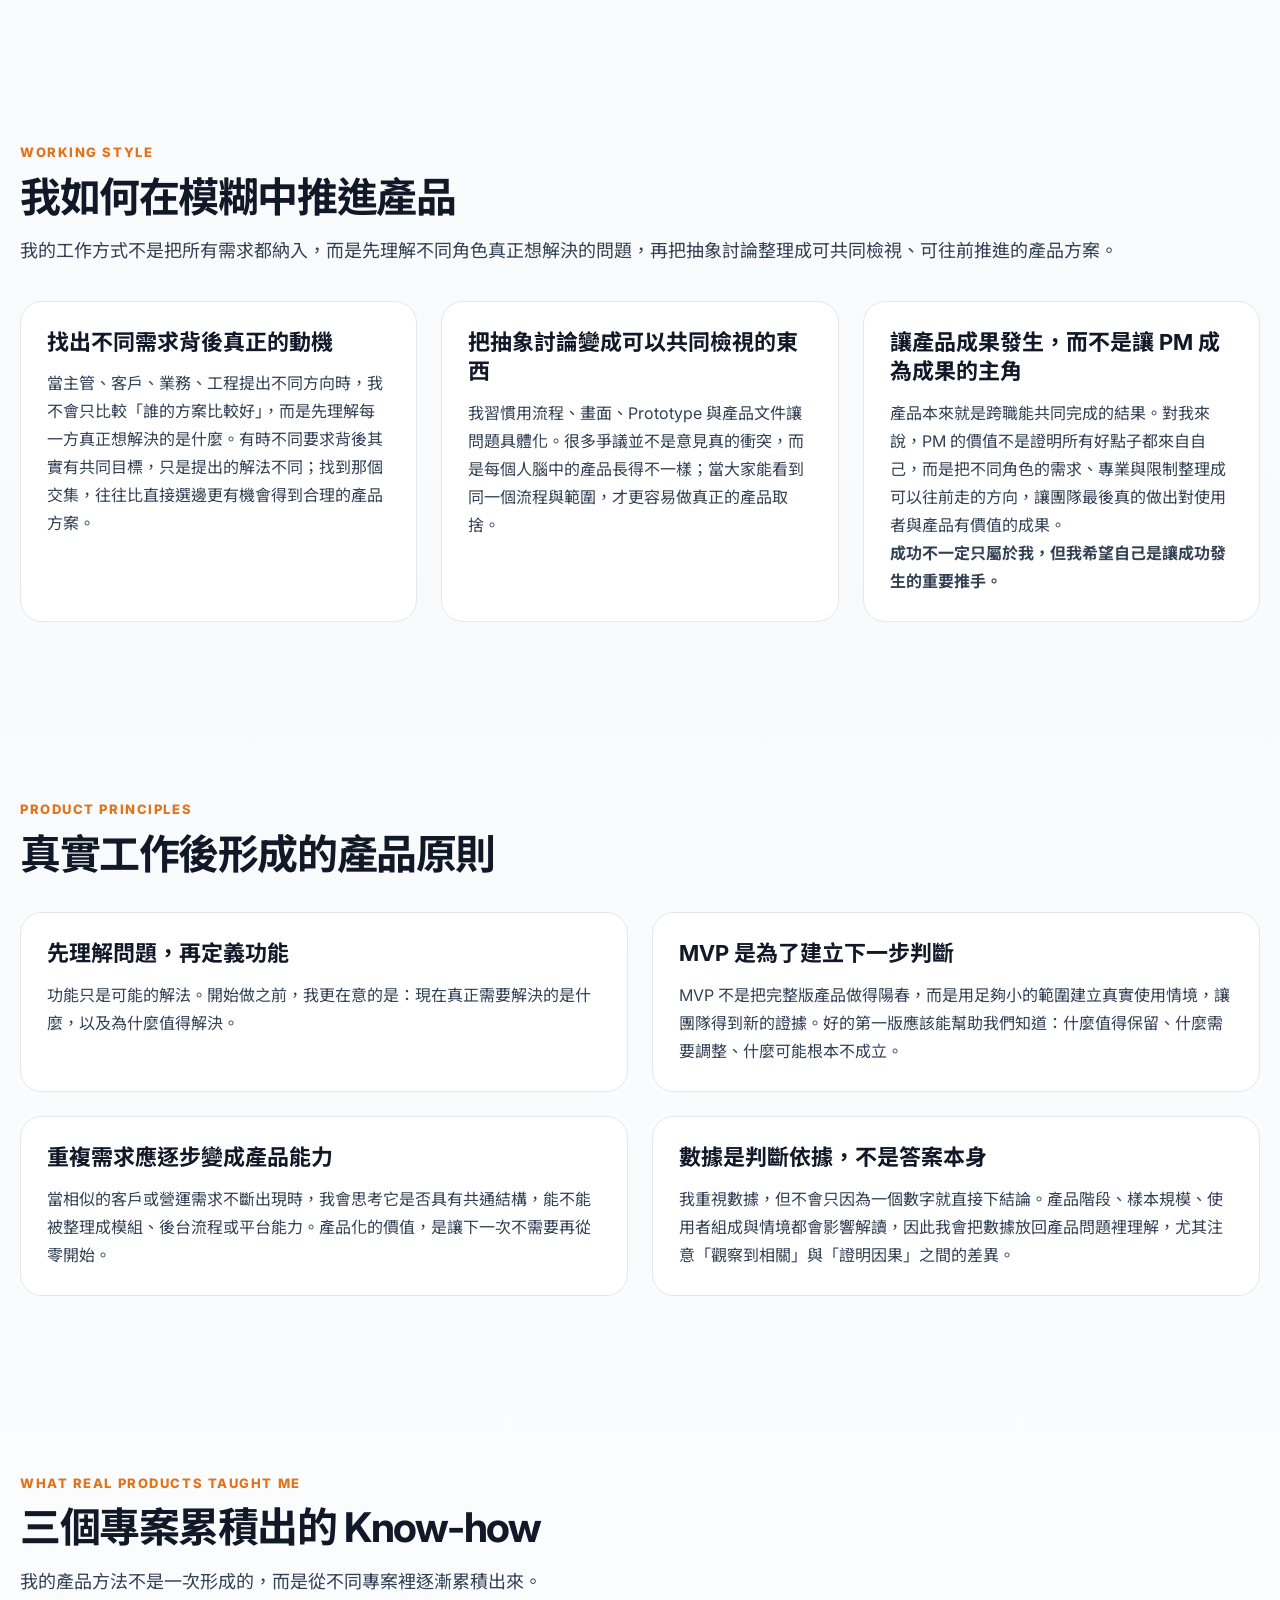
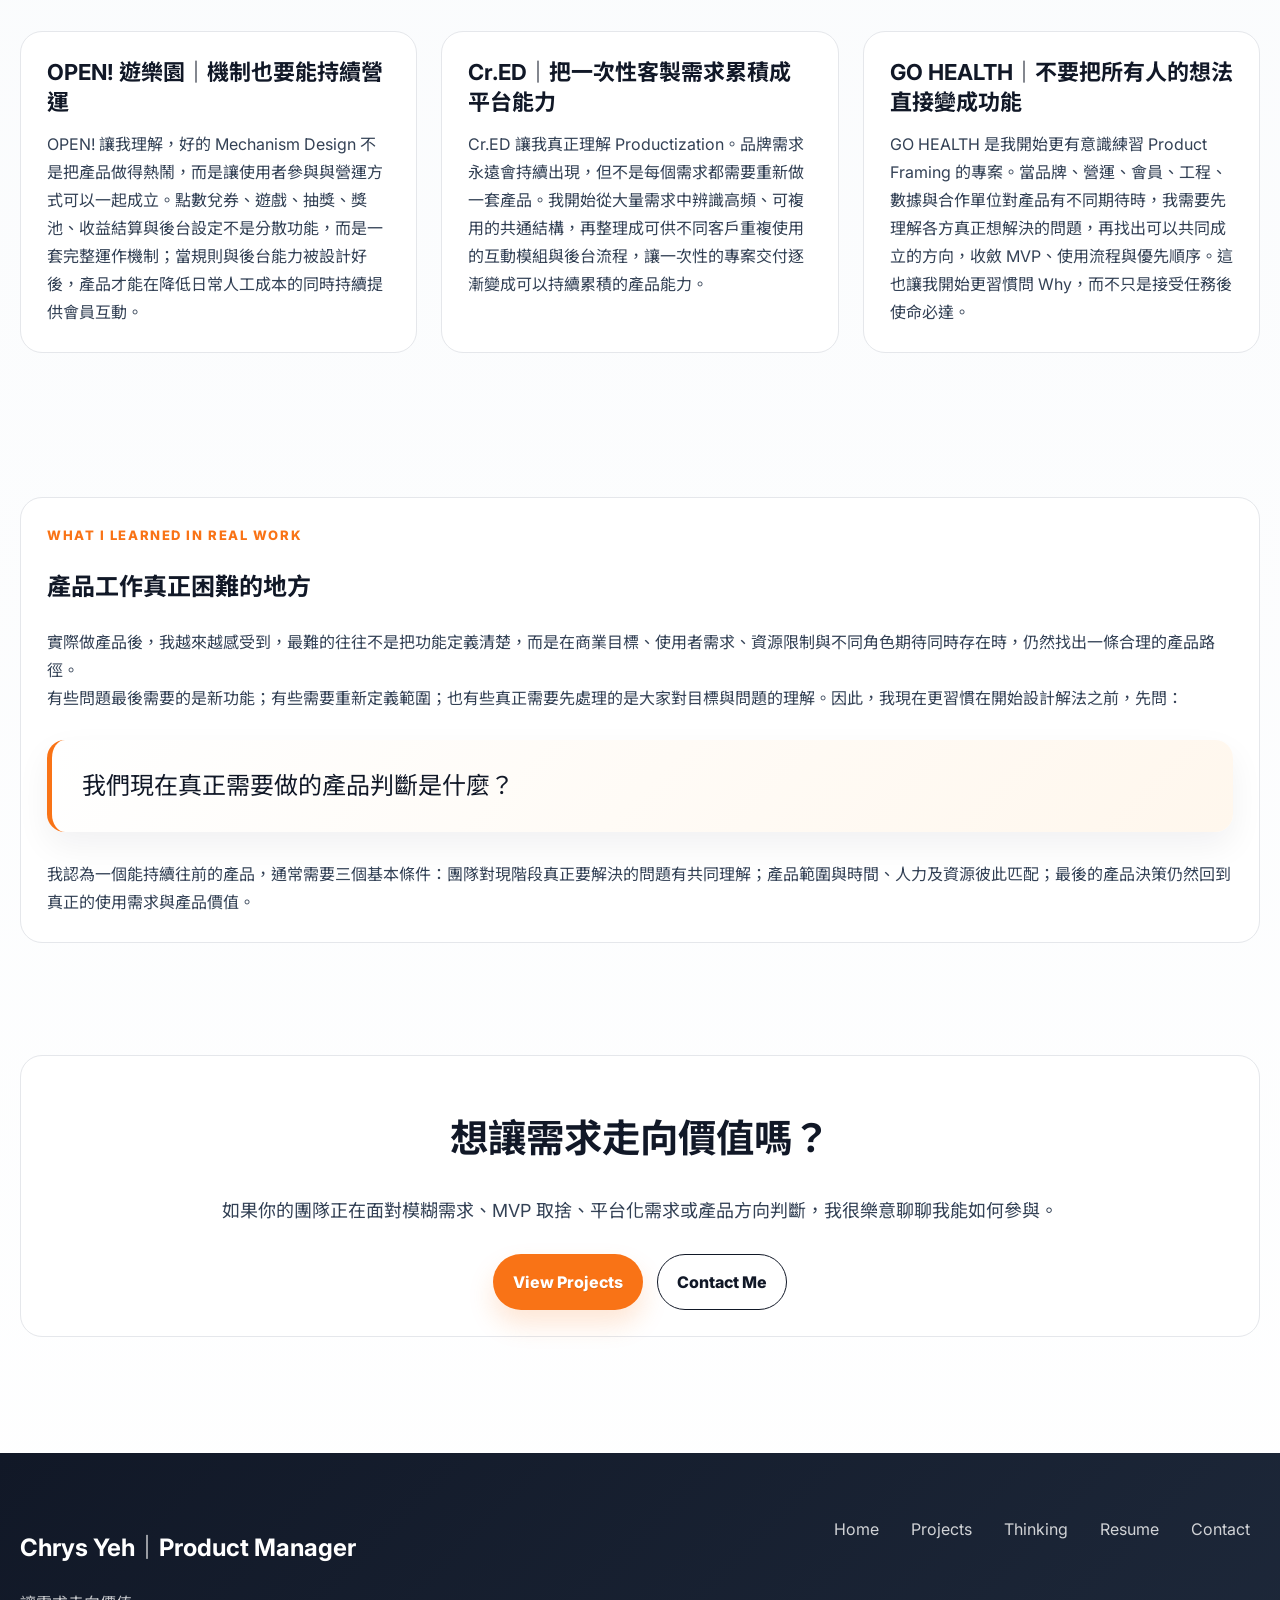
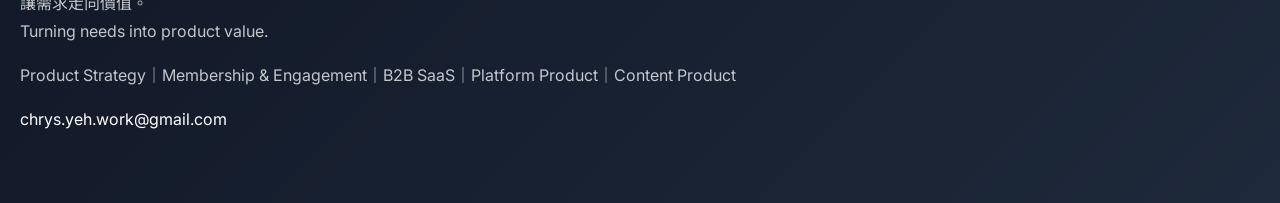
<file: product-thinking.html>
<!DOCTYPE html>
<html lang="zh-Hant"><head><meta charset="utf-8"/><meta content="width=device-width, initial-scale=1.0" name="viewport"/><meta content="noindex, nofollow" name="robots"/><title>Product Thinking｜Chrys Yeh</title><meta content="Chrys Yeh 的產品思考：從接需求到做產品判斷，透過 Clarify、Frame、Design、Build、Learn，結合機制設計、平台化與真實專案經驗形成產品方法。" name="description"/><link href="https://chrys-yeh-portfolio.netlify.app/product-thinking.html" rel="canonical"/><meta content="website" property="og:type"/><meta content="Product Thinking｜Chrys Yeh" property="og:title"/><meta content="Chrys Yeh 的產品思考：從接需求到做產品判斷，透過 Clarify、Frame、Design、Build、Learn，結合機制設計、平台化與真實專案經驗形成產品方法。" property="og:description"/><meta content="https://chrys-yeh-portfolio.netlify.app/product-thinking.html" property="og:url"/><meta content="https://chrys-yeh-portfolio.netlify.app/assets/images/chrys-headshot.jpg" property="og:image"/><link href="assets/images/favicon.svg" rel="icon"/><link href="https://fonts.googleapis.com" rel="preconnect"/><link crossorigin="" href="https://fonts.gstatic.com" rel="preconnect"/><link href="https://fonts.googleapis.com/css2?family=Inter:wght@400;500;600;700;800;900&amp;family=Noto+Sans+TC:wght@400;500;700;900&amp;display=swap" rel="stylesheet"/><link href="assets/css/style.css" rel="stylesheet"/><!-- Google tag (gtag.js) -->
<script async="" src="https://www.googletagmanager.com/gtag/js?id=G-VKWQ6BNBV7"></script>
<script>
  window.dataLayer = window.dataLayer || [];
  function gtag(){dataLayer.push(arguments);}
  gtag('js', new Date());
  gtag('config', 'G-VKWQ6BNBV7');
</script></head><body><header class="header"><div class="container nav"><a class="brand" href="index.html">Chrys Yeh<span>Product Manager</span></a><button aria-label="Open menu" class="nav-toggle">☰</button><nav class="nav-links"><a href="index.html">Home</a><a href="about.html">About</a><a href="projects.html">Projects</a><a href="product-thinking.html">Thinking</a><a href="resume.html">Resume</a><a class="cta" href="contact.html">Contact</a></nav></div></header><main>
<section class="page-hero thinking-hero"><div class="container"><div class="eyebrow">Product Thinking</div><h1>我如何做產品判斷</h1><p class="lead">產品經理的價值，不只是把需求做完，而是釐清真正需要解決的問題，在使用者需求、商業目標與現實限制之間做出取捨，再把方向推進成可以被交付、被觀察，也能持續調整的產品。</p><div class="quote reveal">我現在更習慣先問：需求背後真正想達成什麼？這件事真正要解決的是什麼？</div></div></section>

<section class="section compact"><div class="container"><div class="section-title reveal"><div class="eyebrow">Product View</div><h2>產品是一套創造價值的行為系統</h2><p>對我來說，產品不能只停在功能是否完成，也不能只追求好用或有趣。它需要同時回答使用者為什麼願意參與，以及這件事能為產品與商業帶來什麼價值，才有持續投入與迭代的可能。</p></div><div class="grid three"><article class="card reveal"><h3>使用者為什麼願意開始？</h3><p>第一步是否清楚、低門檻，而且能讓使用者理解「這對我有什麼價值」。</p></article><article class="card reveal"><h3>使用者為什麼願意完成？</h3><p>流程是否降低阻力，並透過內容、回饋、成就感或誘因支持使用者走完。</p></article><article class="card reveal"><h3>產品如何持續創造價值？</h3><p>這項功能或機制，最後是否能反映在參與、留存、營運效率、成本或商業成果上。</p></article></div></div></section>

<section class="section compact"><div class="container"><div class="card reveal"><div class="eyebrow">From Requests to Product Decisions</div><h2>從接需求，到做產品判斷</h2><p>早期做大量客戶專案時，我比較習慣接到需求後，就開始想「怎麼把它完成」。這讓我累積了很強的執行與交付能力，但轉任產品經理後，尤其在 GO HEALTH 這類方向還沒有完全明確的題目裡，我開始更有意識地練習另一件事：不要太快把需求直接翻譯成功能，而是先問 Why。</p><p>當有人說「我想要 XXX」時，我現在會先試著理解：背後真正想解決的是什麼？現有產品是否已經能處理？不同角色為什麼會提出不同方向？這些需求之間是否存在交集？</p><p>我的目標不是讓每一個人的要求都被做進產品，而是在使用者價值、產品利益、成本與限制之間，整理出一個大家可以理解、也真的能往前推進的方案。</p><p>這仍是我持續練習的產品能力：<strong>從完成需求，走向理解需求，再做出產品判斷。</strong></p></div></div></section>

<section class="section"><div class="container"><div class="section-title reveal"><div class="eyebrow">Decision Process</div><h2>Clarify → Frame → Design → Build → Learn</h2><p>我不把這套流程視為標準答案，而是我面對模糊題目時習慣採用的判斷順序。</p></div><div class="flow reveal"><div class="flow-step"><strong>Clarify</strong><span>理解問題與目標</span></div><div class="flow-step"><strong>Frame</strong><span>收斂範圍與取捨</span></div><div class="flow-step"><strong>Design</strong><span>把方向變成可檢視方案</span></div><div class="flow-step"><strong>Build</strong><span>推進規格、測試與上線</span></div><div class="flow-step"><strong>Learn</strong><span>用數據與回饋修正</span></div></div><div class="grid two thinking-detail"><article class="card reveal"><h3>Clarify｜先理解問題與目標</h3><p>我會先確認提出需求的人真正想達成什麼，以及期待改善的是營收、參與、留存、效率、成本，還是其他產品目標。遇到「我想要 XXX」這類許願型需求時，我不希望直接開始排功能，而是先確認這個方案背後真正要解決的問題。</p></article><article class="card reveal"><h3>Frame｜在限制中收斂方向</h3><p>同一個產品裡，主管、業務、客戶、工程與營運可能會有不同期待。我會先理解各方為什麼想這樣做，再找出需求之間可能的交集，並考量產品價值、成本、時程與資源，收斂成可執行的範圍與優先順序。</p></article><article class="card reveal"><h3>Design｜把方向轉成可共同檢視的方案</h3><p>當討論仍然抽象時，我會透過 User Flow、功能架構、Wireframe 或 Prototype，把不同人的想像變成可以一起檢視的流程與畫面。對我來說，這些不只是交付文件，也是幫助團隊更快發現認知差異的溝通工具。</p></article><article class="card reveal"><h3>Build｜把方案推進到可交付</h3><p>當產品方向被收斂後，我會進一步整理 PRD、功能規格、邊界情境與測試文件，協調設計、工程、營運等角色確認任務與驗收條件，推進產品開發、測試與上線。在適合的情況下，也會運用 AI 工具製作可操作雛形，加快需求確認與方案討論，但 AI 對我而言是產品協作工具，而不是產品判斷本身。</p></article><article class="card reveal"><h3>Learn｜從真實使用持續修正判斷</h3><p>產品上線不是答案完成，而是開始得到新的證據。我會結合產品數據、客戶與營運回饋，觀察流程斷點、使用行為與原先假設是否成立，再決定下一輪該優化什麼。在資料還不足時，我也會區分「目前看到的現象」、「可能存在的相關性」與「還不能確認的因果」。</p></article></div></div></section>

<section class="section"><div class="container"><div class="section-title reveal"><div class="eyebrow">Decision Framework</div><h2>判斷需求是否值得做</h2><p>我不會第一時間問「要怎麼做」，而是先確認需求對應的使用者情境、產品與商業價值、問題頻率與目前階段，再決定是否值得投入。</p></div><div class="grid three"><article class="card reveal"><h3>是否對應明確的使用者情境？</h3><p>需求需要回到具體情境，而不只是抽象期待。</p></article><article class="card reveal"><h3>是否解決足夠重要的問題？</h3><p>判斷問題的頻率、影響程度，以及對使用者或營運造成的價值。</p></article><article class="card reveal"><h3>是否支撐目前的產品與商業目標？</h3><p>不是每個合理需求都適合成為現在的優先項目。</p></article><article class="card reveal"><h3>是否能被重複使用或累積？</h3><p>如果類似需求持續出現，我會思考是否值得整理成模組、流程或平台能力。</p></article><article class="card reveal"><h3>是否值得現在投入？</h3><p>需求的價值需要和時間、人力、成本與目前產品階段一起判斷。</p></article><article class="card reveal"><h3>做完之後，需要留下什麼驗證訊號？</h3><p>在開始前先想清楚，什麼使用行為、數據或回饋可以幫助團隊判斷下一步。</p></article></div></div></section>

<section class="section"><div class="container"><div class="section-title reveal"><div class="eyebrow">Working Style</div><h2>我如何在模糊中推進產品</h2><p>我的工作方式不是把所有需求都納入，而是先理解不同角色真正想解決的問題，再把抽象討論整理成可共同檢視、可往前推進的產品方案。</p></div><div class="grid three"><article class="card reveal"><h3>找出不同需求背後真正的動機</h3><p>當主管、客戶、業務、工程提出不同方向時，我不會只比較「誰的方案比較好」，而是先理解每一方真正想解決的是什麼。有時不同要求背後其實有共同目標，只是提出的解法不同；找到那個交集，往往比直接選邊更有機會得到合理的產品方案。</p></article><article class="card reveal"><h3>把抽象討論變成可以共同檢視的東西</h3><p>我習慣用流程、畫面、Prototype 與產品文件讓問題具體化。很多爭議並不是意見真的衝突，而是每個人腦中的產品長得不一樣；當大家能看到同一個流程與範圍，才更容易做真正的產品取捨。</p></article><article class="card reveal"><h3>讓產品成果發生，而不是讓 PM 成為成果的主角</h3><p>產品本來就是跨職能共同完成的結果。對我來說，PM 的價值不是證明所有好點子都來自自己，而是把不同角色的需求、專業與限制整理成可以往前走的方向，讓團隊最後真的做出對使用者與產品有價值的成果。</p><p><strong>成功不一定只屬於我，但我希望自己是讓成功發生的重要推手。</strong></p></article></div></div></section>

<section class="section"><div class="container"><div class="section-title reveal"><div class="eyebrow">Product Principles</div><h2>真實工作後形成的產品原則</h2></div><div class="grid two"><article class="card reveal"><h3>先理解問題，再定義功能</h3><p>功能只是可能的解法。開始做之前，我更在意的是：現在真正需要解決的是什麼，以及為什麼值得解決。</p></article><article class="card reveal"><h3>MVP 是為了建立下一步判斷</h3><p>MVP 不是把完整版產品做得陽春，而是用足夠小的範圍建立真實使用情境，讓團隊得到新的證據。好的第一版應該能幫助我們知道：什麼值得保留、什麼需要調整、什麼可能根本不成立。</p></article><article class="card reveal"><h3>重複需求應逐步變成產品能力</h3><p>當相似的客戶或營運需求不斷出現時，我會思考它是否具有共通結構，能不能被整理成模組、後台流程或平台能力。產品化的價值，是讓下一次不需要再從零開始。</p></article><article class="card reveal"><h3>數據是判斷依據，不是答案本身</h3><p>我重視數據，但不會只因為一個數字就直接下結論。產品階段、樣本規模、使用者組成與情境都會影響解讀，因此我會把數據放回產品問題裡理解，尤其注意「觀察到相關」與「證明因果」之間的差異。</p></article></div></div></section>

<section class="section"><div class="container"><div class="section-title reveal"><div class="eyebrow">What Real Products Taught Me</div><h2>三個專案累積出的 Know-how</h2><p>我的產品方法不是一次形成的，而是從不同專案裡逐漸累積出來。</p></div><div class="grid three"><article class="card reveal"><h3>OPEN! 遊樂園｜機制也要能持續營運</h3><p>OPEN! 讓我理解，好的 Mechanism Design 不是把產品做得熱鬧，而是讓使用者參與與營運方式可以一起成立。點數兌券、遊戲、抽獎、獎池、收益結算與後台設定不是分散功能，而是一套完整運作機制；當規則與後台能力被設計好後，產品才能在降低日常人工成本的同時持續提供會員互動。</p></article><article class="card reveal"><h3>Cr.ED｜把一次性客製需求累積成平台能力</h3><p>Cr.ED 讓我真正理解 Productization。品牌需求永遠會持續出現，但不是每個需求都需要重新做一套產品。我開始從大量需求中辨識高頻、可複用的共通結構，再整理成可供不同客戶重複使用的互動模組與後台流程，讓一次性的專案交付逐漸變成可以持續累積的產品能力。</p></article><article class="card reveal"><h3>GO HEALTH｜不要把所有人的想法直接變成功能</h3><p>GO HEALTH 是我開始更有意識練習 Product Framing 的專案。當品牌、營運、會員、工程、數據與合作單位對產品有不同期待時，我需要先理解各方真正想解決的問題，再找出可以共同成立的方向，收斂 MVP、使用流程與優先順序。這也讓我開始更習慣問 Why，而不只是接受任務後使命必達。</p></article></div></div></section>

<section class="section compact"><div class="container"><div class="card reveal"><div class="eyebrow">What I Learned in Real Work</div><h2>產品工作真正困難的地方</h2><p>實際做產品後，我越來越感受到，最難的往往不是把功能定義清楚，而是在商業目標、使用者需求、資源限制與不同角色期待同時存在時，仍然找出一條合理的產品路徑。</p><p>有些問題最後需要的是新功能；有些需要重新定義範圍；也有些真正需要先處理的是大家對目標與問題的理解。因此，我現在更習慣在開始設計解法之前，先問：</p><div class="quote">我們現在真正需要做的產品判斷是什麼？</div><p>我認為一個能持續往前的產品，通常需要三個基本條件：團隊對現階段真正要解決的問題有共同理解；產品範圍與時間、人力及資源彼此匹配；最後的產品決策仍然回到真正的使用需求與產品價值。</p></div></div></section>

<section class="section compact"><div class="container"><div class="card reveal" style="text-align:center"><h2>想讓需求走向價值嗎？</h2><p class="muted">如果你的團隊正在面對模糊需求、MVP 取捨、平台化需求或產品方向判斷，我很樂意聊聊我能如何參與。</p><div class="btn-row" style="justify-content:center"><a class="btn primary" href="projects.html">View Projects</a><a class="btn secondary" href="contact.html">Contact Me</a></div></div></div></section>
</main><footer class="footer"><div class="container footer-grid"><div><h2>Chrys Yeh｜Product Manager</h2><p>讓需求走向價值。<br/>Turning needs into product value.</p><p>Product Strategy｜Membership &amp; Engagement｜B2B SaaS｜Platform Product｜Content Product</p><p><a href="mailto:chrys.yeh.work@gmail.com">chrys.yeh.work@gmail.com</a></p></div><div class="footer-links"><a href="index.html">Home</a><a href="projects.html">Projects</a><a href="product-thinking.html">Thinking</a><a href="resume.html">Resume</a><a href="contact.html">Contact</a></div></div></footer><button aria-label="Back to top" class="back-top">↑</button><script src="assets/js/script.js"></script></body></html>
</file>
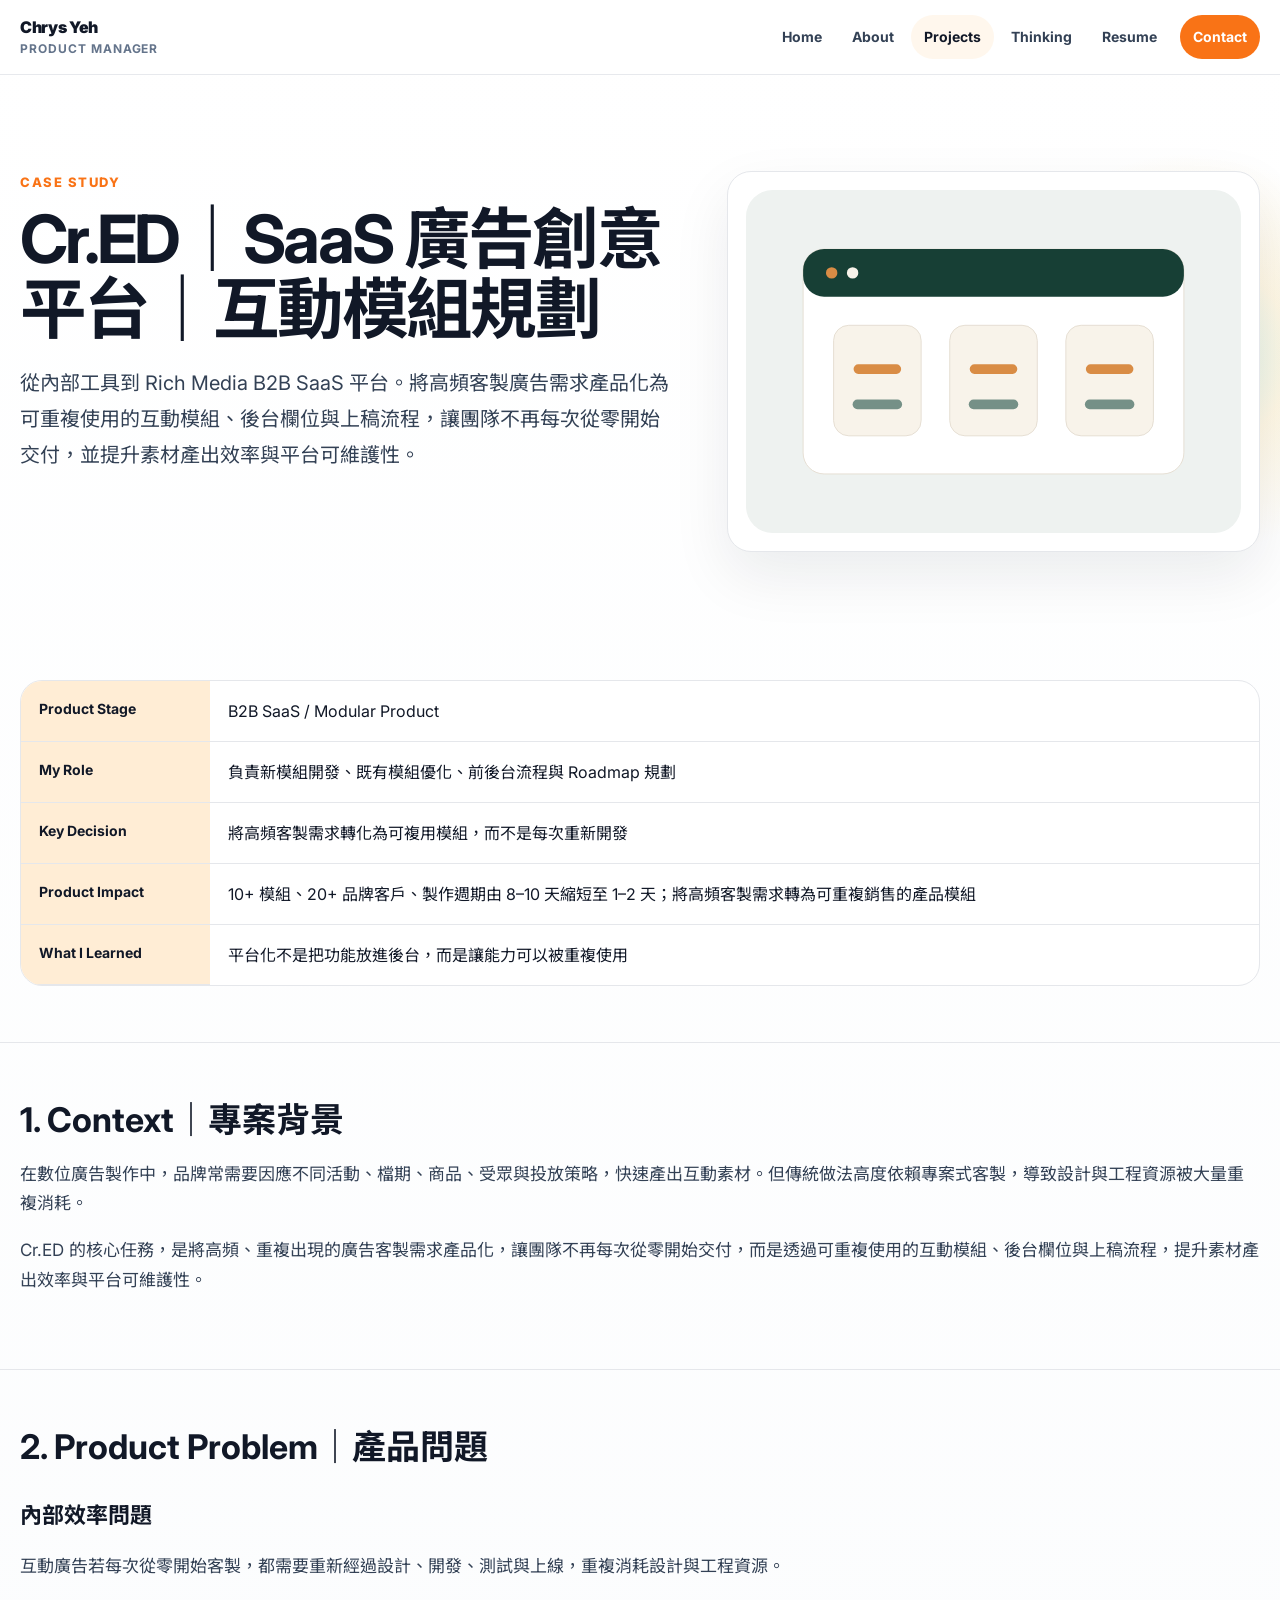
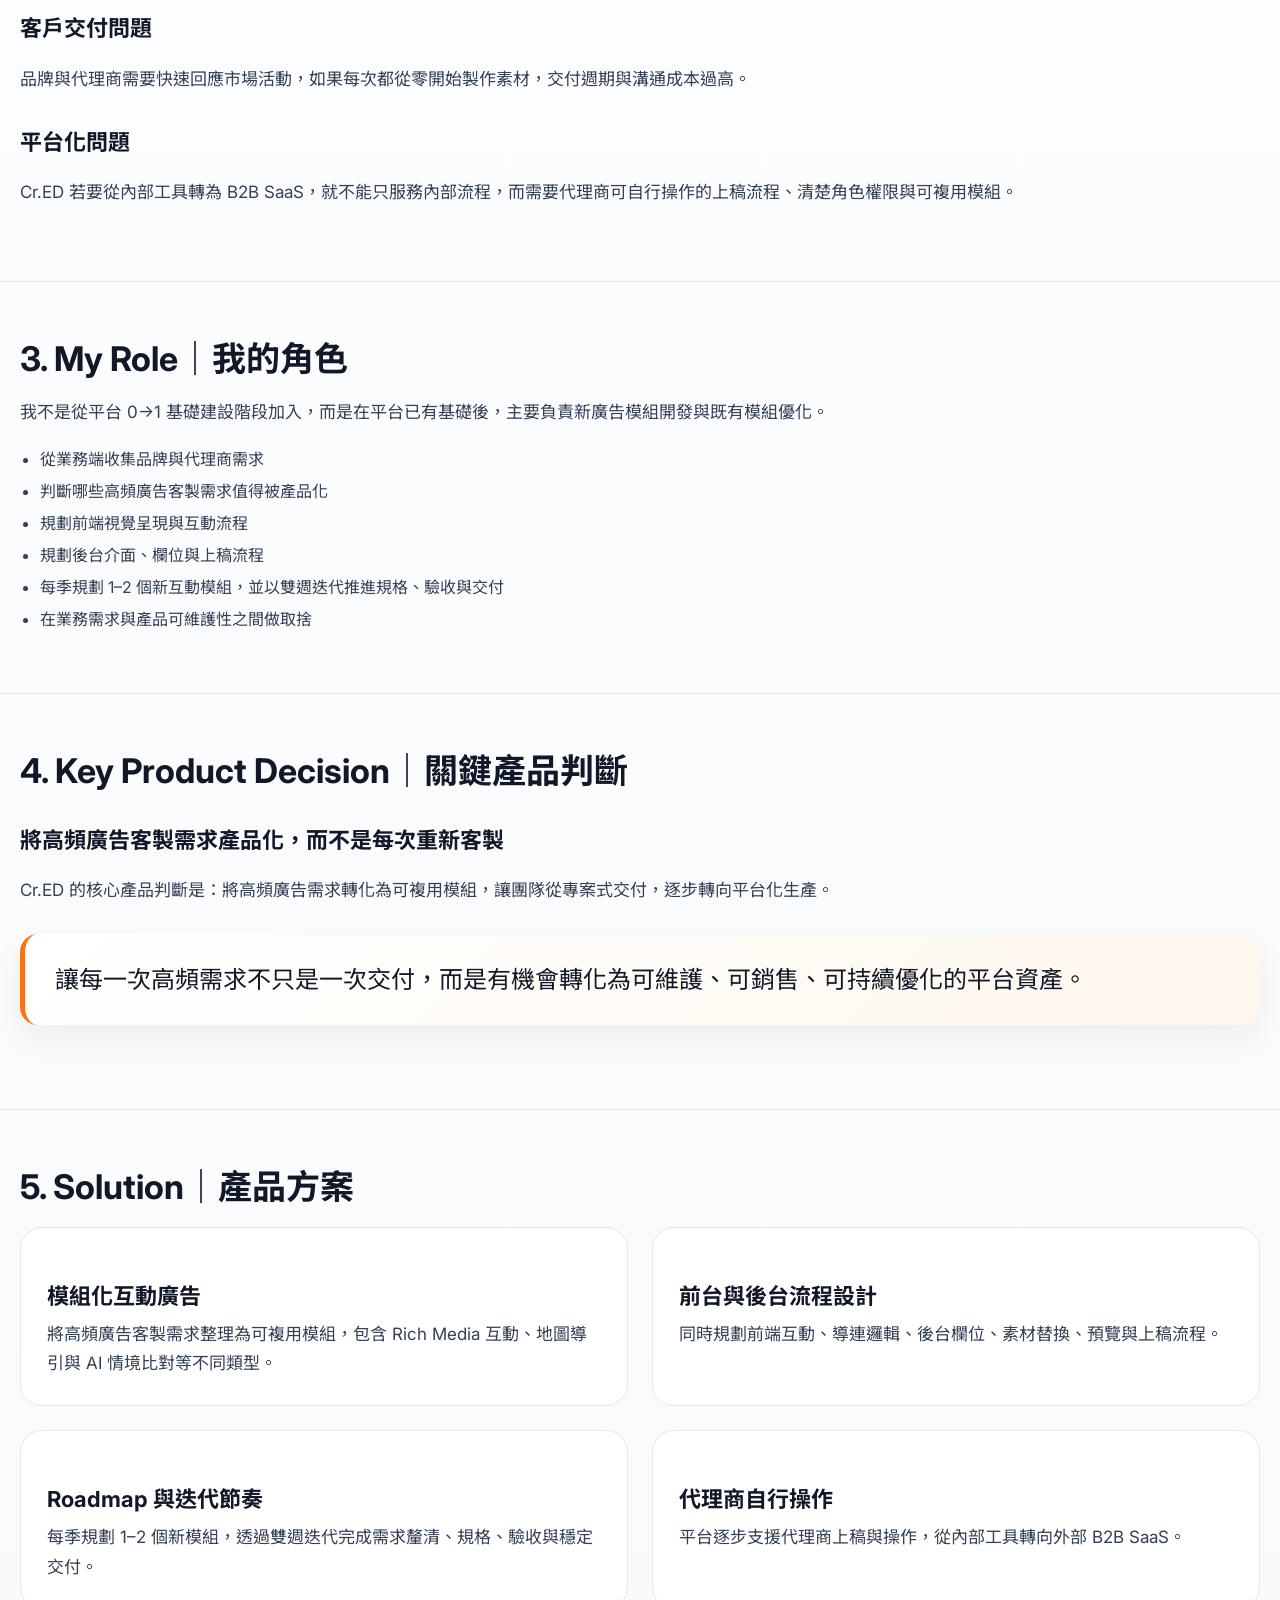
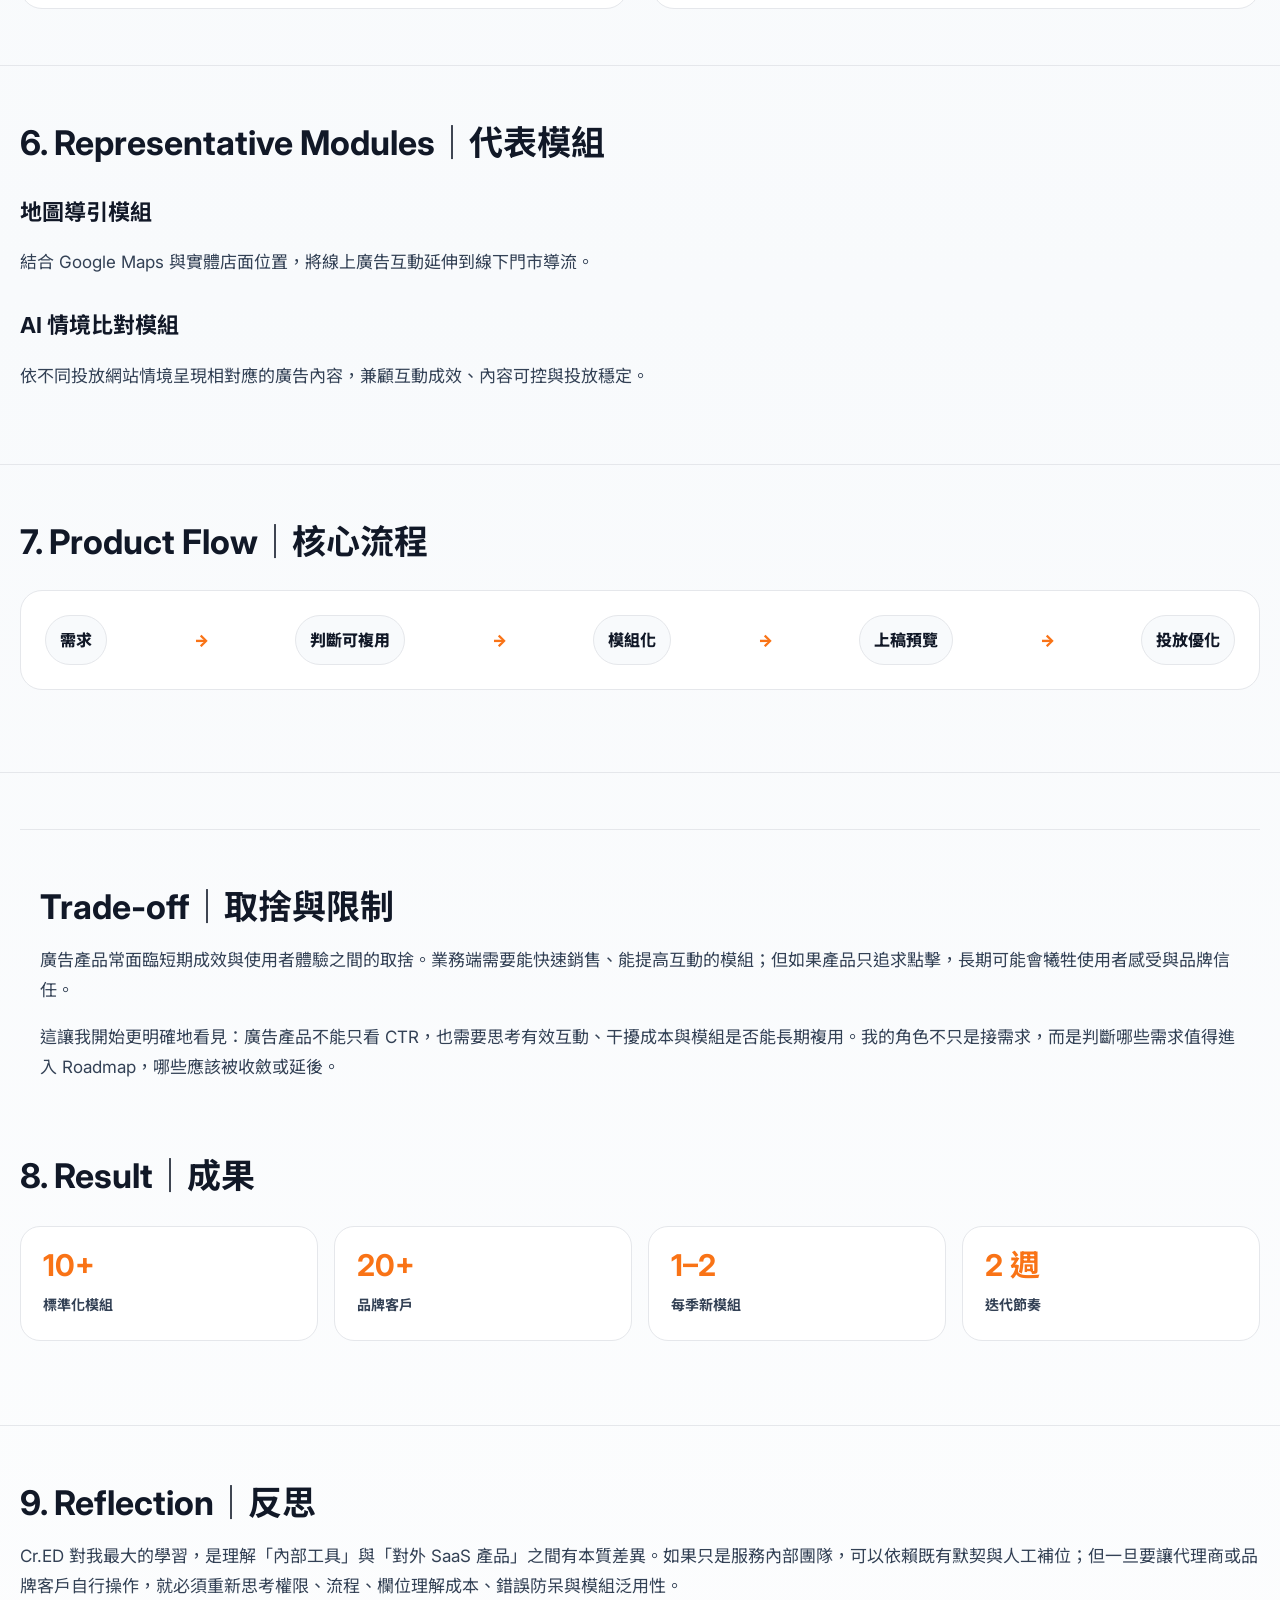
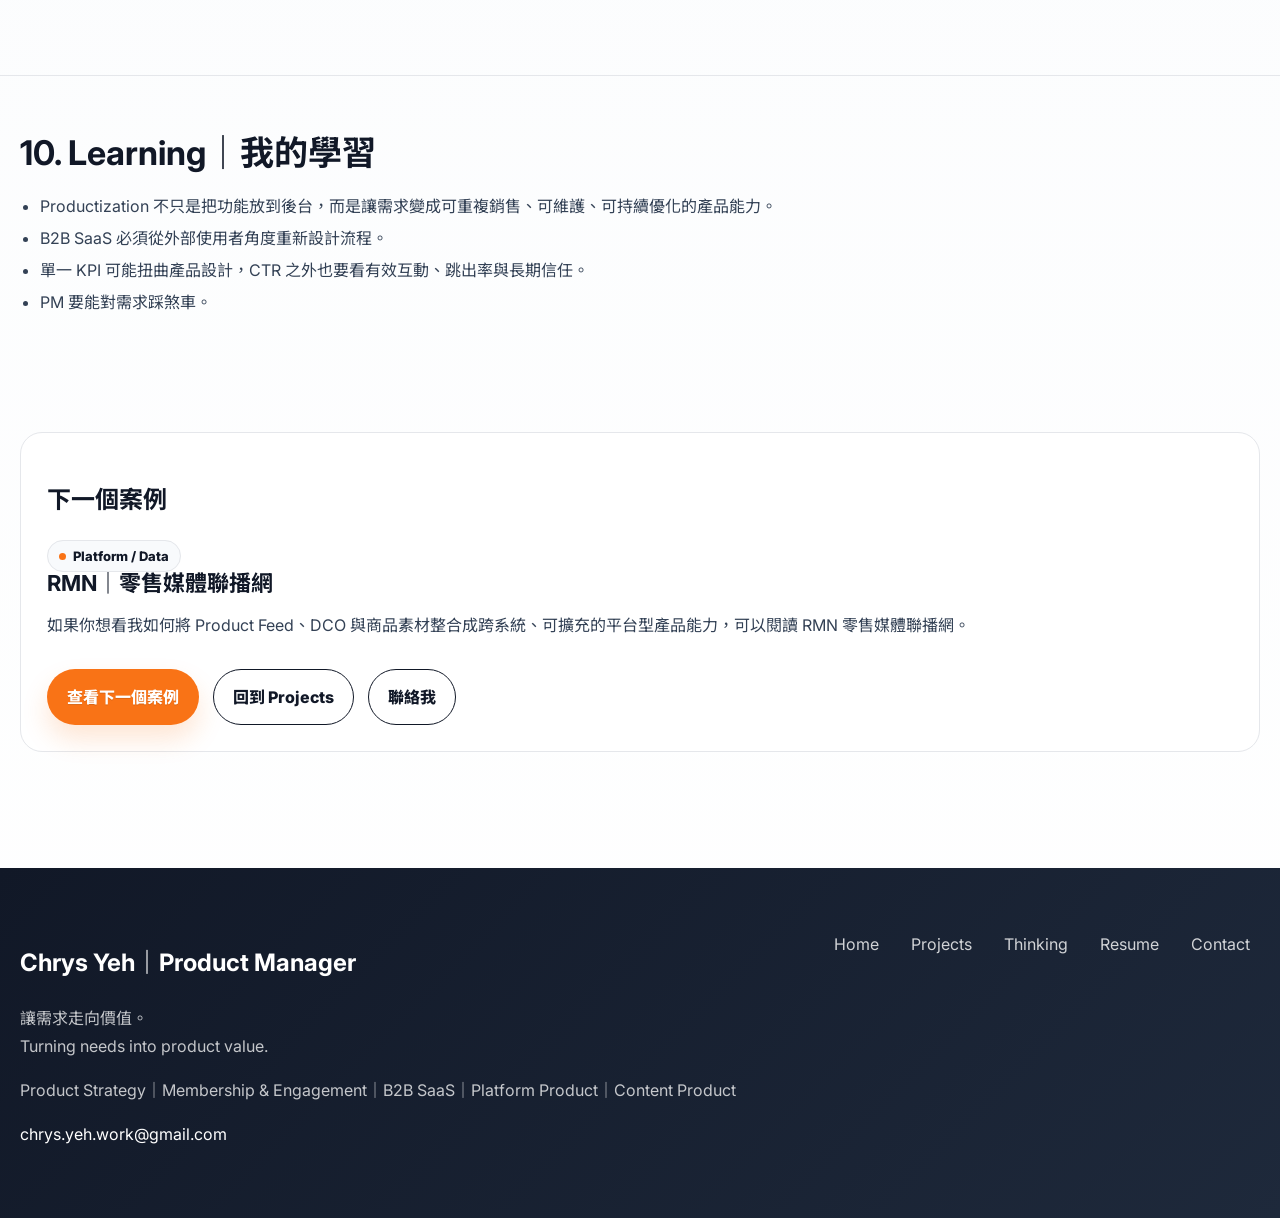
<file: project-cred.html>
<!DOCTYPE html>
<html lang="zh-Hant"><head><meta charset="utf-8"/><meta content="width=device-width, initial-scale=1.0" name="viewport"/><meta content="noindex, nofollow" name="robots"/><title>Cr.ED｜SaaS 廣告創意平台｜Chrys Yeh</title><meta content="Cr.ED B2B SaaS 產品案例：將品牌高頻客製需求產品化為標準化互動模組、後台欄位與雙週迭代的穩定交付流程。" name="description"/><link href="https://chrys-yeh-portfolio.netlify.app/project-cred.html" rel="canonical"/><meta content="website" property="og:type"/><meta content="Cr.ED｜SaaS 廣告創意平台｜Chrys Yeh" property="og:title"/><meta content="Cr.ED B2B SaaS 產品案例：將品牌高頻客製需求產品化為標準化互動模組、後台欄位與雙週迭代的穩定交付流程。" property="og:description"/><meta content="https://chrys-yeh-portfolio.netlify.app/project-cred.html" property="og:url"/><meta content="https://chrys-yeh-portfolio.netlify.app/assets/images/chrys-headshot.jpg" property="og:image"/><link href="assets/images/favicon.svg" rel="icon"/><link href="https://fonts.googleapis.com" rel="preconnect"/><link crossorigin="" href="https://fonts.gstatic.com" rel="preconnect"/><link href="https://fonts.googleapis.com/css2?family=Inter:wght@400;500;600;700;800;900&amp;family=Noto+Sans+TC:wght@400;500;700;900&amp;display=swap" rel="stylesheet"/><link href="assets/css/style.css" rel="stylesheet"/><!-- Google tag (gtag.js) -->
<script async="" src="https://www.googletagmanager.com/gtag/js?id=G-VKWQ6BNBV7"></script>
<script>
  window.dataLayer = window.dataLayer || [];
  function gtag(){dataLayer.push(arguments);}
  gtag('js', new Date());
  gtag('config', 'G-VKWQ6BNBV7');
</script></head><body><header class="header"><div class="container nav"><a class="brand" href="index.html">Chrys Yeh<span>Product Manager</span></a><button aria-label="Open menu" class="nav-toggle">☰</button><nav class="nav-links"><a href="index.html">Home</a><a href="about.html">About</a><a href="projects.html">Projects</a><a href="product-thinking.html">Thinking</a><a href="resume.html">Resume</a><a class="cta" href="contact.html">Contact</a></nav></div></header><main><section class="hero"><div class="container hero-grid"><div class="reveal"><div class="eyebrow">Case Study</div><h1>Cr.ED｜SaaS 廣告創意平台｜互動模組規劃</h1><p class="lead">從內部工具到 Rich Media B2B SaaS 平台。將高頻客製廣告需求產品化為可重複使用的互動模組、後台欄位與上稿流程，讓團隊不再每次從零開始交付，並提升素材產出效率與平台可維護性。</p></div><div class="reveal"><img alt="Cr.ED｜SaaS 廣告創意平台 illustration" src="assets/images/project-cred.svg"/></div></div></section><section class="section compact"><div class="container"><div class="table-wrap reveal"><table class="snapshot"><tbody><tr><th>Product Stage</th><td>B2B SaaS / Modular Product</td></tr><tr><th>My Role</th><td>負責新模組開發、既有模組優化、前後台流程與 Roadmap 規劃</td></tr><tr><th>Key Decision</th><td>將高頻客製需求轉化為可複用模組，而不是每次重新開發</td></tr><tr><th>Product Impact</th><td>10+ 模組、20+ 品牌客戶、製作週期由 8–10 天縮短至 1–2 天；將高頻客製需求轉為可重複銷售的產品模組</td></tr><tr><th>What I Learned</th><td>平台化不是把功能放進後台，而是讓能力可以被重複使用</td></tr></tbody></table></div></div></section><section class="case-section"><div class="container reveal"><h2>1. Context｜專案背景</h2><p>在數位廣告製作中，品牌常需要因應不同活動、檔期、商品、受眾與投放策略，快速產出互動素材。但傳統做法高度依賴專案式客製，導致設計與工程資源被大量重複消耗。</p><p>Cr.ED 的核心任務，是將高頻、重複出現的廣告客製需求產品化，讓團隊不再每次從零開始交付，而是透過可重複使用的互動模組、後台欄位與上稿流程，提升素材產出效率與平台可維護性。</p></div></section><section class="case-section"><div class="container reveal"><h2>2. Product Problem｜產品問題</h2><h3>內部效率問題</h3><p>互動廣告若每次從零開始客製，都需要重新經過設計、開發、測試與上線，重複消耗設計與工程資源。</p><h3>客戶交付問題</h3><p>品牌與代理商需要快速回應市場活動，如果每次都從零開始製作素材，交付週期與溝通成本過高。</p><h3>平台化問題</h3><p>Cr.ED 若要從內部工具轉為 B2B SaaS，就不能只服務內部流程，而需要代理商可自行操作的上稿流程、清楚角色權限與可複用模組。</p></div></section><section class="case-section"><div class="container reveal"><h2>3. My Role｜我的角色</h2><p>我不是從平台 0→1 基礎建設階段加入，而是在平台已有基礎後，主要負責新廣告模組開發與既有模組優化。</p><ul class="case-list"><li>從業務端收集品牌與代理商需求</li><li>判斷哪些高頻廣告客製需求值得被產品化</li><li>規劃前端視覺呈現與互動流程</li><li>規劃後台介面、欄位與上稿流程</li><li>每季規劃 1–2 個新互動模組，並以雙週迭代推進規格、驗收與交付</li><li>在業務需求與產品可維護性之間做取捨</li></ul></div></section><section class="case-section"><div class="container reveal"><h2>4. Key Product Decision｜關鍵產品判斷</h2><h3>將高頻廣告客製需求產品化，而不是每次重新客製</h3><p>Cr.ED 的核心產品判斷是：將高頻廣告需求轉化為可複用模組，讓團隊從專案式交付，逐步轉向平台化生產。</p><div class="quote">讓每一次高頻需求不只是一次交付，而是有機會轉化為可維護、可銷售、可持續優化的平台資產。</div></div></section><section class="case-section"><div class="container reveal"><h2>5. Solution｜產品方案</h2><div class="grid two"><div class="card"><h3>模組化互動廣告</h3><p>將高頻廣告客製需求整理為可複用模組，包含 Rich Media 互動、地圖導引與 AI 情境比對等不同類型。</p></div><div class="card"><h3>前台與後台流程設計</h3><p>同時規劃前端互動、導連邏輯、後台欄位、素材替換、預覽與上稿流程。</p></div><div class="card"><h3>Roadmap 與迭代節奏</h3><p>每季規劃 1–2 個新模組，透過雙週迭代完成需求釐清、規格、驗收與穩定交付。</p></div><div class="card"><h3>代理商自行操作</h3><p>平台逐步支援代理商上稿與操作，從內部工具轉向外部 B2B SaaS。</p></div></div></div></section><section class="case-section"><div class="container reveal"><h2>6. Representative Modules｜代表模組</h2><h3>地圖導引模組</h3><p>結合 Google Maps 與實體店面位置，將線上廣告互動延伸到線下門市導流。</p><h3>AI 情境比對模組</h3><p>依不同投放網站情境呈現相對應的廣告內容，兼顧互動成效、內容可控與投放穩定。</p></div></section><section class="case-section"><div class="container reveal"><h2>7. Product Flow｜核心流程</h2><div class="diagram"><div class="diagram-line"><span class="diagram-pill">需求</span><span class="arrow">→</span><span class="diagram-pill">判斷可複用</span><span class="arrow">→</span><span class="diagram-pill">模組化</span><span class="arrow">→</span><span class="diagram-pill">上稿預覽</span><span class="arrow">→</span><span class="diagram-pill">投放優化</span></div></div></div></section><section class="case-section"><div class="container reveal"><section class="case-section"><div class="container reveal"><h2>Trade-off｜取捨與限制</h2><p>廣告產品常面臨短期成效與使用者體驗之間的取捨。業務端需要能快速銷售、能提高互動的模組；但如果產品只追求點擊，長期可能會犧牲使用者感受與品牌信任。</p><p>這讓我開始更明確地看見：廣告產品不能只看 CTR，也需要思考有效互動、干擾成本與模組是否能長期複用。我的角色不只是接需求，而是判斷哪些需求值得進入 Roadmap，哪些應該被收斂或延後。</p></div></section><h2>8. Result｜成果</h2><div class="stat-grid"><div class="stat"><strong>10+</strong><span>標準化模組</span></div><div class="stat"><strong>20+</strong><span>品牌客戶</span></div><div class="stat"><strong>1–2</strong><span>每季新模組</span></div><div class="stat"><strong>2 週</strong><span>迭代節奏</span></div></div></div></section><section class="case-section"><div class="container reveal"><h2>9. Reflection｜反思</h2><p>Cr.ED 對我最大的學習，是理解「內部工具」與「對外 SaaS 產品」之間有本質差異。如果只是服務內部團隊，可以依賴既有默契與人工補位；但一旦要讓代理商或品牌客戶自行操作，就必須重新思考權限、流程、欄位理解成本、錯誤防呆與模組泛用性。</p></div></section><section class="case-section"><div class="container reveal"><h2>10. Learning｜我的學習</h2><ul class="case-list"><li>Productization 不只是把功能放到後台，而是讓需求變成可重複銷售、可維護、可持續優化的產品能力。</li><li>B2B SaaS 必須從外部使用者角度重新設計流程。</li><li>單一 KPI 可能扭曲產品設計，CTR 之外也要看有效互動、跳出率與長期信任。</li><li>PM 要能對需求踩煞車。</li></ul></div></section><section class="section compact"><div class="container"><div class="card reveal"><h2>下一個案例</h2><span class="tag">Platform / Data</span><h3>RMN｜零售媒體聯播網</h3><p>如果你想看我如何將 Product Feed、DCO 與商品素材整合成跨系統、可擴充的平台型產品能力，可以閱讀 RMN 零售媒體聯播網。</p><div class="btn-row"><a class="btn primary" href="project-rmn.html">查看下一個案例</a><a class="btn secondary" href="projects.html">回到 Projects</a><a class="btn secondary" href="contact.html">聯絡我</a></div></div></div></section></main><footer class="footer"><div class="container footer-grid"><div><h2>Chrys Yeh｜Product Manager</h2><p>讓需求走向價值。<br/>Turning needs into product value.</p><p>Product Strategy｜Membership &amp; Engagement｜B2B SaaS｜Platform Product｜Content Product</p><p><a href="mailto:chrys.yeh.work@gmail.com">chrys.yeh.work@gmail.com</a></p></div><div class="footer-links"><a href="index.html">Home</a><a href="projects.html">Projects</a><a href="product-thinking.html">Thinking</a><a href="resume.html">Resume</a><a href="contact.html">Contact</a></div></div></footer><button aria-label="Back to top" class="back-top">↑</button><script src="assets/js/script.js"></script></body></html>
</file>
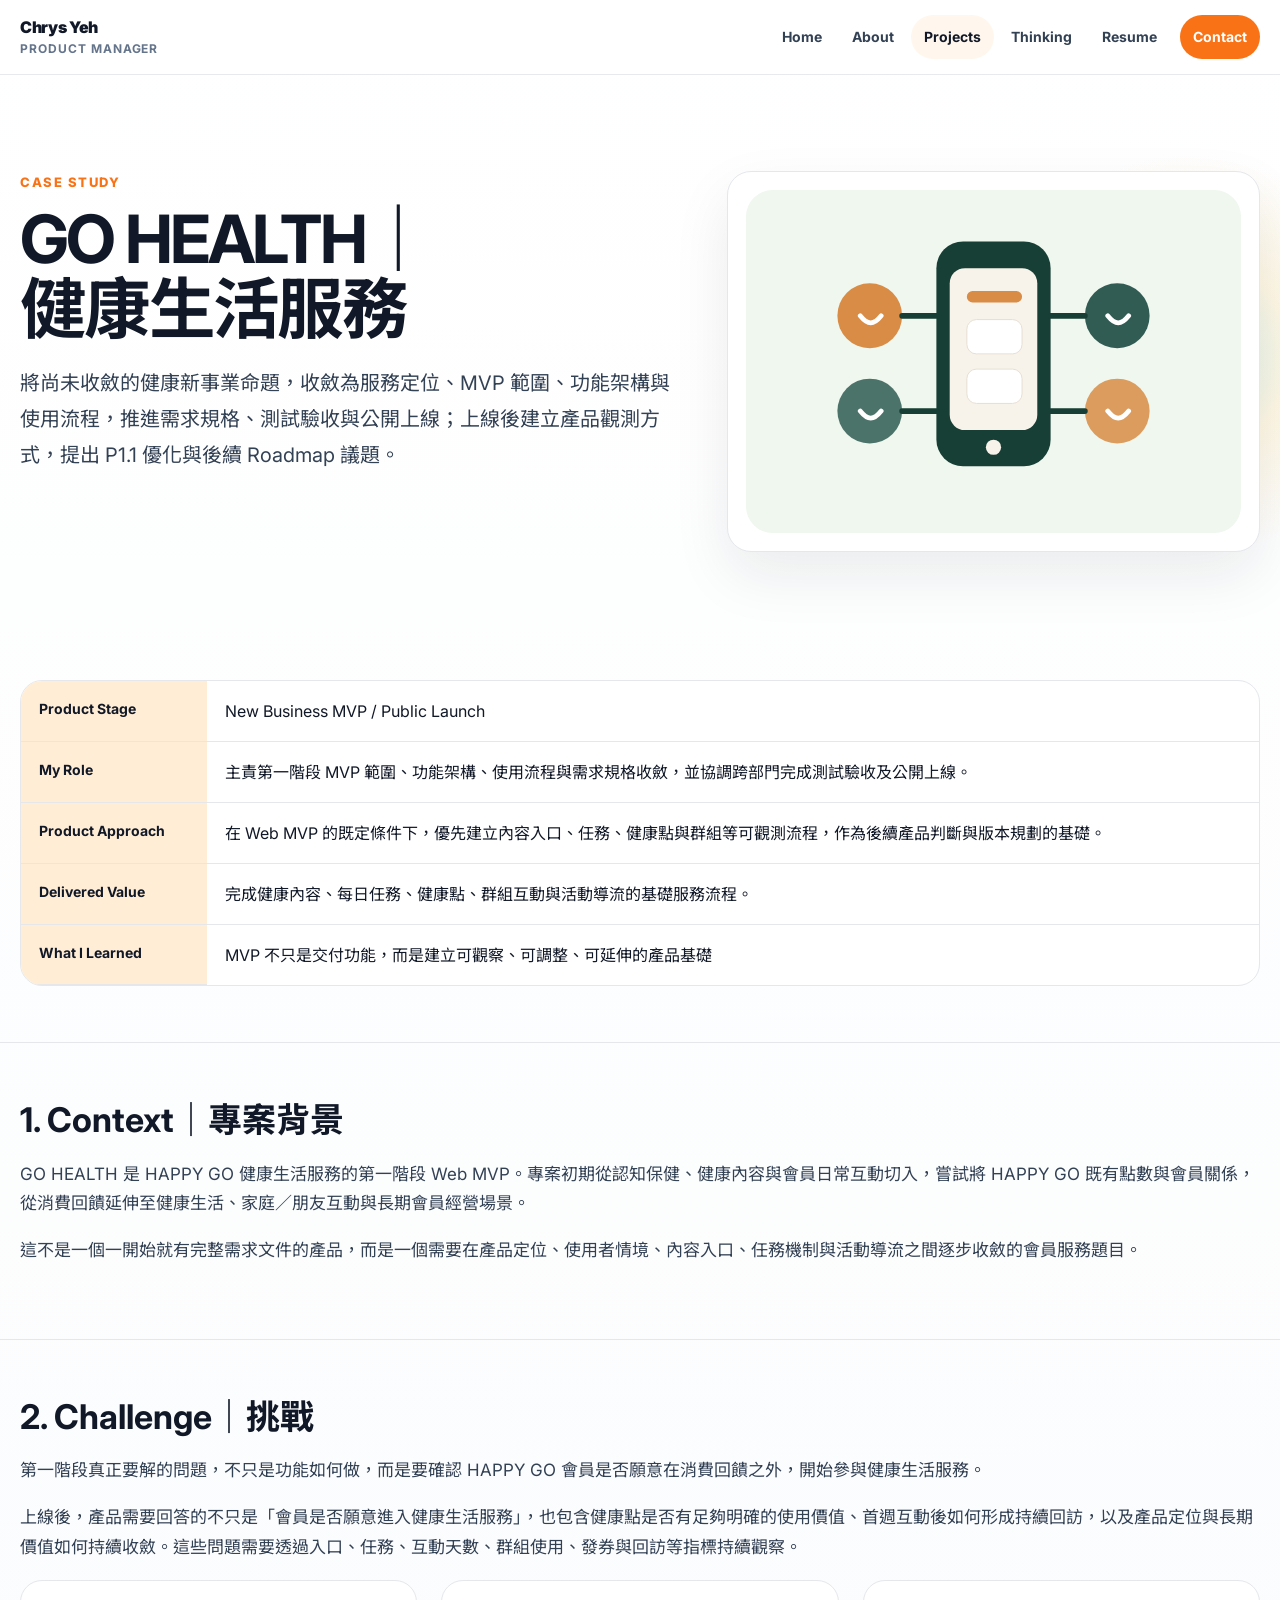
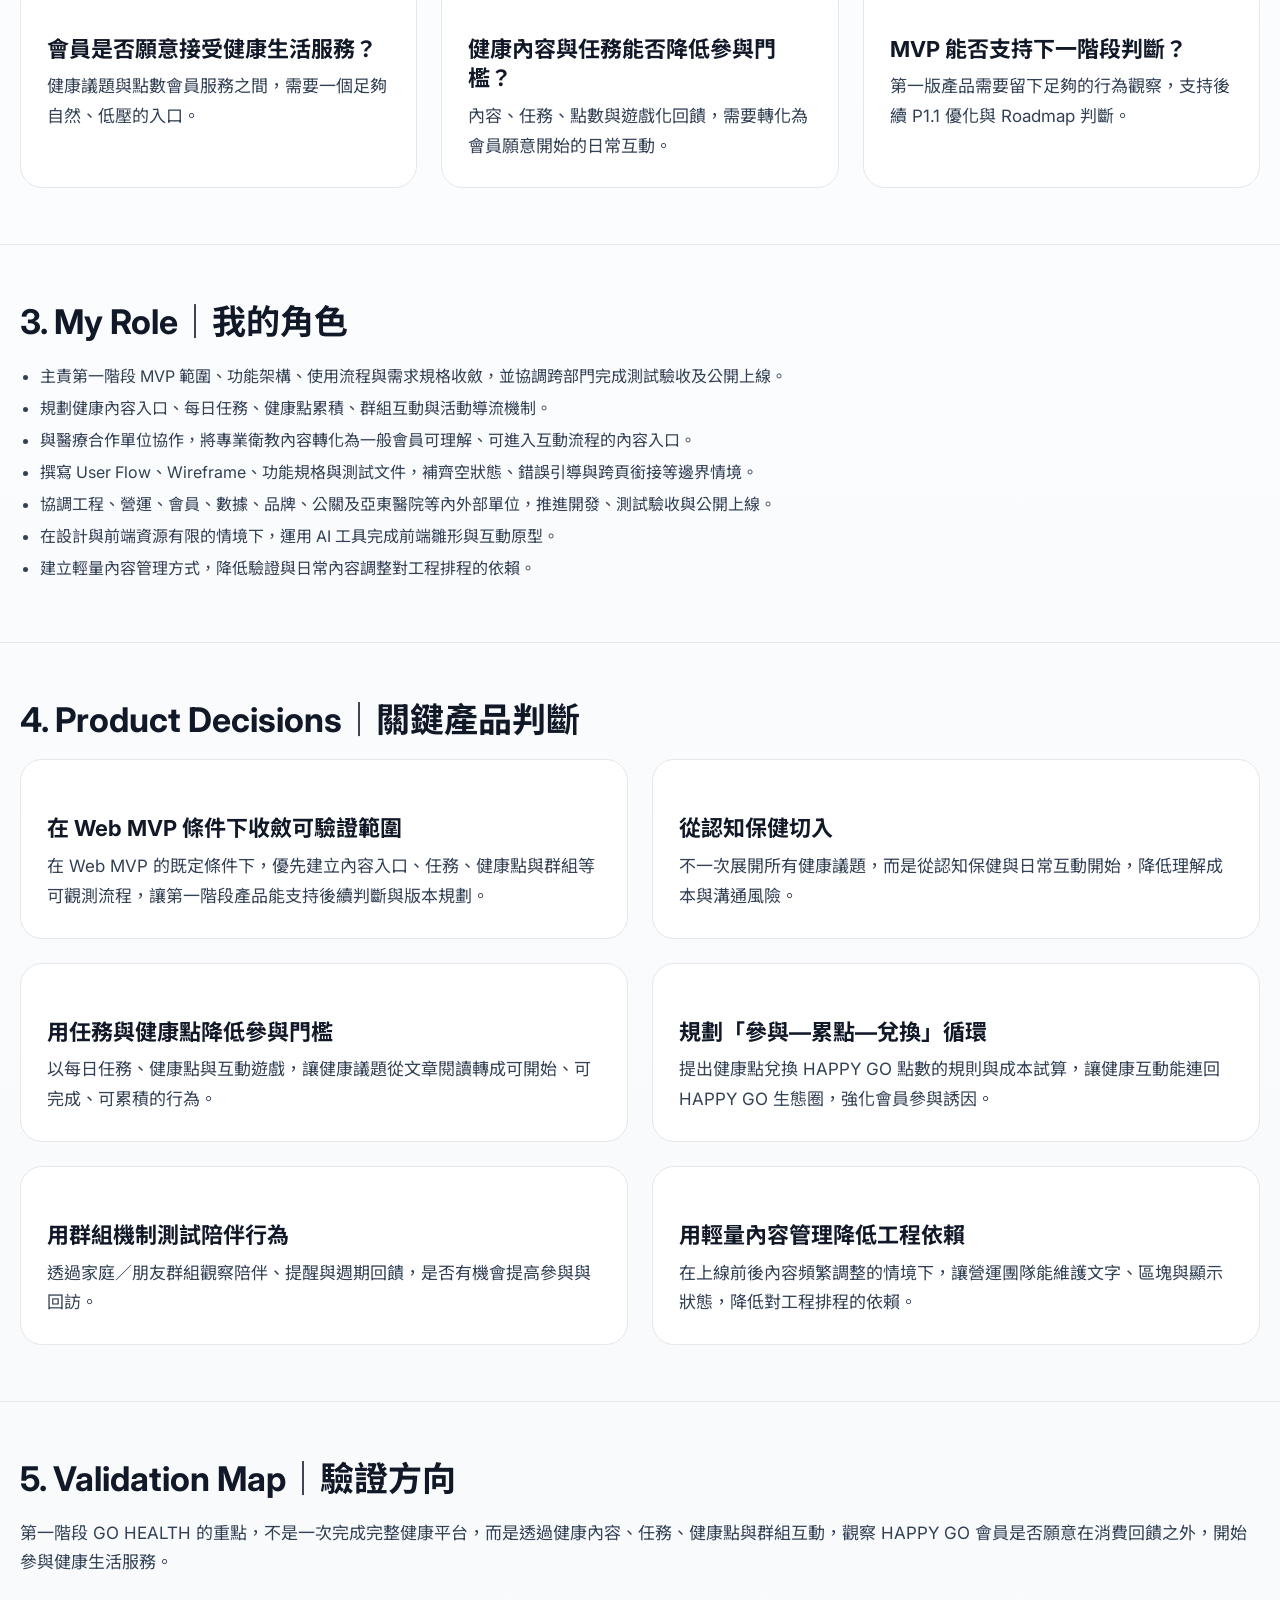
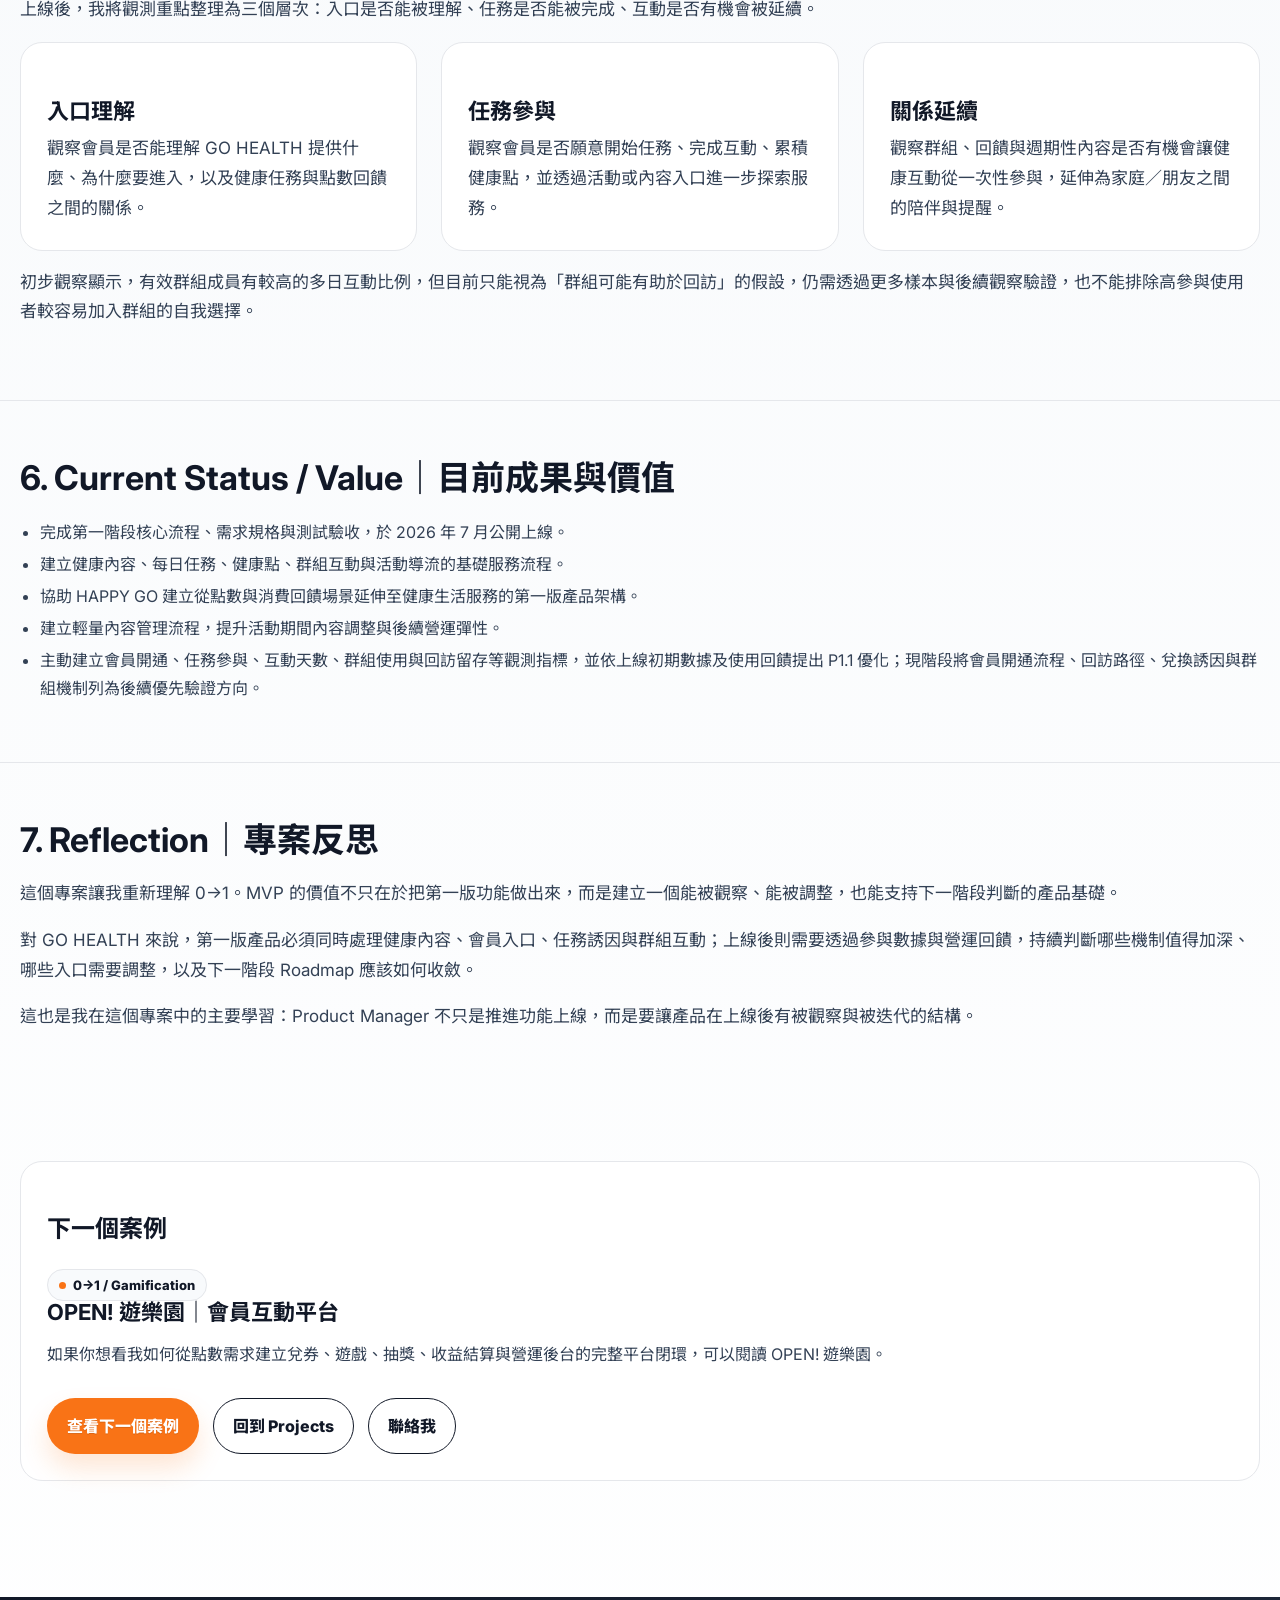
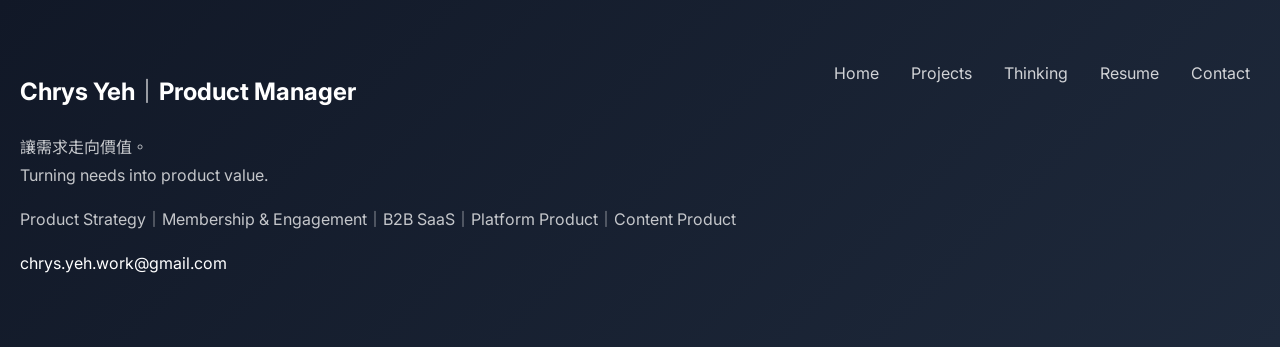
<file: project-health-mvp.html>
<!DOCTYPE html>
<html lang="zh-Hant"><head><meta charset="utf-8"/><meta content="width=device-width, initial-scale=1.0" name="viewport"/><meta content="noindex, nofollow" name="robots"/><title>GO HEALTH｜健康生活服務｜Chrys Yeh</title><meta content="GO HEALTH 產品案例：從模糊新事業命題收斂 MVP 範圍、需求規格與跨組織交付，到上線觀測、P1.1 優化與後續驗證方向。" name="description"/><link href="https://chrys-yeh-portfolio.netlify.app/project-health-mvp.html" rel="canonical"/><meta content="website" property="og:type"/><meta content="GO HEALTH｜健康生活服務｜Chrys Yeh" property="og:title"/><meta content="GO HEALTH 產品案例：從模糊新事業命題收斂 MVP 範圍、需求規格與跨組織交付，到上線觀測、P1.1 優化與後續驗證方向。" property="og:description"/><meta content="https://chrys-yeh-portfolio.netlify.app/project-health-mvp.html" property="og:url"/><meta content="https://chrys-yeh-portfolio.netlify.app/assets/images/chrys-headshot.jpg" property="og:image"/><link href="assets/images/favicon.svg" rel="icon"/><link href="https://fonts.googleapis.com" rel="preconnect"/><link crossorigin="" href="https://fonts.gstatic.com" rel="preconnect"/><link href="https://fonts.googleapis.com/css2?family=Inter:wght@400;500;600;700;800;900&amp;family=Noto+Sans+TC:wght@400;500;700;900&amp;display=swap" rel="stylesheet"/><link href="assets/css/style.css" rel="stylesheet"/><!-- Google tag (gtag.js) -->
<script async="" src="https://www.googletagmanager.com/gtag/js?id=G-VKWQ6BNBV7"></script>
<script>
  window.dataLayer = window.dataLayer || [];
  function gtag(){dataLayer.push(arguments);}
  gtag('js', new Date());
  gtag('config', 'G-VKWQ6BNBV7');
</script></head><body><header class="header"><div class="container nav"><a class="brand" href="index.html">Chrys Yeh<span>Product Manager</span></a><button aria-label="Open menu" class="nav-toggle">☰</button><nav class="nav-links"><a href="index.html">Home</a><a href="about.html">About</a><a href="projects.html">Projects</a><a href="product-thinking.html">Thinking</a><a href="resume.html">Resume</a><a class="cta" href="contact.html">Contact</a></nav></div></header><main><section class="hero"><div class="container hero-grid"><div class="reveal"><div class="eyebrow">Case Study</div><h1>GO HEALTH｜健康生活服務</h1><p class="lead">將尚未收斂的健康新事業命題，收斂為服務定位、MVP 範圍、功能架構與使用流程，推進需求規格、測試驗收與公開上線；上線後建立產品觀測方式，提出 P1.1 優化與後續 Roadmap 議題。</p></div><div class="reveal"><img alt="GO HEALTH Web MVP illustration" src="assets/images/project-health-mvp.svg"/></div></div></section>
<section class="section compact"><div class="container"><div class="table-wrap reveal"><table class="snapshot"><tbody><tr><th>Product Stage</th><td>New Business MVP / Public Launch</td></tr><tr><th>My Role</th><td>主責第一階段 MVP 範圍、功能架構、使用流程與需求規格收斂，並協調跨部門完成測試驗收及公開上線。</td></tr><tr><th>Product Approach</th><td>在 Web MVP 的既定條件下，優先建立內容入口、任務、健康點與群組等可觀測流程，作為後續產品判斷與版本規劃的基礎。</td></tr><tr><th>Delivered Value</th><td>完成健康內容、每日任務、健康點、群組互動與活動導流的基礎服務流程。</td></tr><tr><th>What I Learned</th><td>MVP 不只是交付功能，而是建立可觀察、可調整、可延伸的產品基礎</td></tr></tbody></table></div></div></section>
<section class="case-section"><div class="container reveal"><h2>1. Context｜專案背景</h2><p>GO HEALTH 是 HAPPY GO 健康生活服務的第一階段 Web MVP。專案初期從認知保健、健康內容與會員日常互動切入，嘗試將 HAPPY GO 既有點數與會員關係，從消費回饋延伸至健康生活、家庭／朋友互動與長期會員經營場景。</p><p>這不是一個一開始就有完整需求文件的產品，而是一個需要在產品定位、使用者情境、內容入口、任務機制與活動導流之間逐步收斂的會員服務題目。</p></div></section>
<section class="case-section"><div class="container reveal"><h2>2. Challenge｜挑戰</h2><p>第一階段真正要解的問題，不只是功能如何做，而是要確認 HAPPY GO 會員是否願意在消費回饋之外，開始參與健康生活服務。</p><p>上線後，產品需要回答的不只是「會員是否願意進入健康生活服務」，也包含健康點是否有足夠明確的使用價值、首週互動後如何形成持續回訪，以及產品定位與長期價值如何持續收斂。這些問題需要透過入口、任務、互動天數、群組使用、發券與回訪等指標持續觀察。</p><div class="grid three"><div class="card"><h3>會員是否願意接受健康生活服務？</h3><p>健康議題與點數會員服務之間，需要一個足夠自然、低壓的入口。</p></div><div class="card"><h3>健康內容與任務能否降低參與門檻？</h3><p>內容、任務、點數與遊戲化回饋，需要轉化為會員願意開始的日常互動。</p></div><div class="card"><h3>MVP 能否支持下一階段判斷？</h3><p>第一版產品需要留下足夠的行為觀察，支持後續 P1.1 優化與 Roadmap 判斷。</p></div></div></div></section>
<section class="case-section"><div class="container reveal"><h2>3. My Role｜我的角色</h2><ul class="case-list"><li>主責第一階段 MVP 範圍、功能架構、使用流程與需求規格收斂，並協調跨部門完成測試驗收及公開上線。</li><li>規劃健康內容入口、每日任務、健康點累積、群組互動與活動導流機制。</li><li>與醫療合作單位協作，將專業衛教內容轉化為一般會員可理解、可進入互動流程的內容入口。</li><li>撰寫 User Flow、Wireframe、功能規格與測試文件，補齊空狀態、錯誤引導與跨頁銜接等邊界情境。</li><li>協調工程、營運、會員、數據、品牌、公關及亞東醫院等內外部單位，推進開發、測試驗收與公開上線。</li><li>在設計與前端資源有限的情境下，運用 AI 工具完成前端雛形與互動原型。</li><li>建立輕量內容管理方式，降低驗證與日常內容調整對工程排程的依賴。</li></ul></div></section>
<section class="case-section"><div class="container reveal"><h2>4. Product Decisions｜關鍵產品判斷</h2><div class="grid two"><article class="card"><h3>在 Web MVP 條件下收斂可驗證範圍</h3><p>在 Web MVP 的既定條件下，優先建立內容入口、任務、健康點與群組等可觀測流程，讓第一階段產品能支持後續判斷與版本規劃。</p></article><article class="card"><h3>從認知保健切入</h3><p>不一次展開所有健康議題，而是從認知保健與日常互動開始，降低理解成本與溝通風險。</p></article><article class="card"><h3>用任務與健康點降低參與門檻</h3><p>以每日任務、健康點與互動遊戲，讓健康議題從文章閱讀轉成可開始、可完成、可累積的行為。</p></article><article class="card"><h3>規劃「參與—累點—兌換」循環</h3><p>提出健康點兌換 HAPPY GO 點數的規則與成本試算，讓健康互動能連回 HAPPY GO 生態圈，強化會員參與誘因。</p></article><article class="card"><h3>用群組機制測試陪伴行為</h3><p>透過家庭／朋友群組觀察陪伴、提醒與週期回饋，是否有機會提高參與與回訪。</p></article><article class="card"><h3>用輕量內容管理降低工程依賴</h3><p>在上線前後內容頻繁調整的情境下，讓營運團隊能維護文字、區塊與顯示狀態，降低對工程排程的依賴。</p></article></div></div></section>
<section class="case-section"><div class="container reveal"><h2>5. Validation Map｜驗證方向</h2><p>第一階段 GO HEALTH 的重點，不是一次完成完整健康平台，而是透過健康內容、任務、健康點與群組互動，觀察 HAPPY GO 會員是否願意在消費回饋之外，開始參與健康生活服務。</p><p>上線後，我將觀測重點整理為三個層次：入口是否能被理解、任務是否能被完成、互動是否有機會被延續。</p><div class="grid three"><div class="card"><h3>入口理解</h3><p>觀察會員是否能理解 GO HEALTH 提供什麼、為什麼要進入，以及健康任務與點數回饋之間的關係。</p></div><div class="card"><h3>任務參與</h3><p>觀察會員是否願意開始任務、完成互動、累積健康點，並透過活動或內容入口進一步探索服務。</p></div><div class="card"><h3>關係延續</h3><p>觀察群組、回饋與週期性內容是否有機會讓健康互動從一次性參與，延伸為家庭／朋友之間的陪伴與提醒。</p></div></div><p>初步觀察顯示，有效群組成員有較高的多日互動比例，但目前只能視為「群組可能有助於回訪」的假設，仍需透過更多樣本與後續觀察驗證，也不能排除高參與使用者較容易加入群組的自我選擇。</p></div></section>
<section class="case-section"><div class="container reveal"><h2>6. Current Status / Value｜目前成果與價值</h2><ul class="case-list"><li>完成第一階段核心流程、需求規格與測試驗收，於 2026 年 7 月公開上線。</li><li>建立健康內容、每日任務、健康點、群組互動與活動導流的基礎服務流程。</li><li>協助 HAPPY GO 建立從點數與消費回饋場景延伸至健康生活服務的第一版產品架構。</li><li>建立輕量內容管理流程，提升活動期間內容調整與後續營運彈性。</li><li>主動建立會員開通、任務參與、互動天數、群組使用與回訪留存等觀測指標，並依上線初期數據及使用回饋提出 P1.1 優化；現階段將會員開通流程、回訪路徑、兌換誘因與群組機制列為後續優先驗證方向。</li></ul></div></section>
<section class="case-section"><div class="container reveal"><h2>7. Reflection｜專案反思</h2><p>這個專案讓我重新理解 0→1。MVP 的價值不只在於把第一版功能做出來，而是建立一個能被觀察、能被調整，也能支持下一階段判斷的產品基礎。</p><p>對 GO HEALTH 來說，第一版產品必須同時處理健康內容、會員入口、任務誘因與群組互動；上線後則需要透過參與數據與營運回饋，持續判斷哪些機制值得加深、哪些入口需要調整，以及下一階段 Roadmap 應該如何收斂。</p><p>這也是我在這個專案中的主要學習：Product Manager 不只是推進功能上線，而是要讓產品在上線後有被觀察與被迭代的結構。</p></div></section>
<section class="section compact"><div class="container"><div class="card reveal"><h2>下一個案例</h2><span class="tag">0→1 / Gamification</span><h3>OPEN! 遊樂園｜會員互動平台</h3><p>如果你想看我如何從點數需求建立兌券、遊戲、抽獎、收益結算與營運後台的完整平台閉環，可以閱讀 OPEN! 遊樂園。</p><div class="btn-row"><a class="btn primary" href="project-open-playground.html">查看下一個案例</a><a class="btn secondary" href="projects.html">回到 Projects</a><a class="btn secondary" href="contact.html">聯絡我</a></div></div></div></section></main><footer class="footer"><div class="container footer-grid"><div><h2>Chrys Yeh｜Product Manager</h2><p>讓需求走向價值。<br/>Turning needs into product value.</p><p>Product Strategy｜Membership &amp; Engagement｜B2B SaaS｜Platform Product｜Content Product</p><p><a href="mailto:chrys.yeh.work@gmail.com">chrys.yeh.work@gmail.com</a></p></div><div class="footer-links"><a href="index.html">Home</a><a href="projects.html">Projects</a><a href="product-thinking.html">Thinking</a><a href="resume.html">Resume</a><a href="contact.html">Contact</a></div></div></footer><button aria-label="Back to top" class="back-top">↑</button><script src="assets/js/script.js"></script></body></html>
</file>
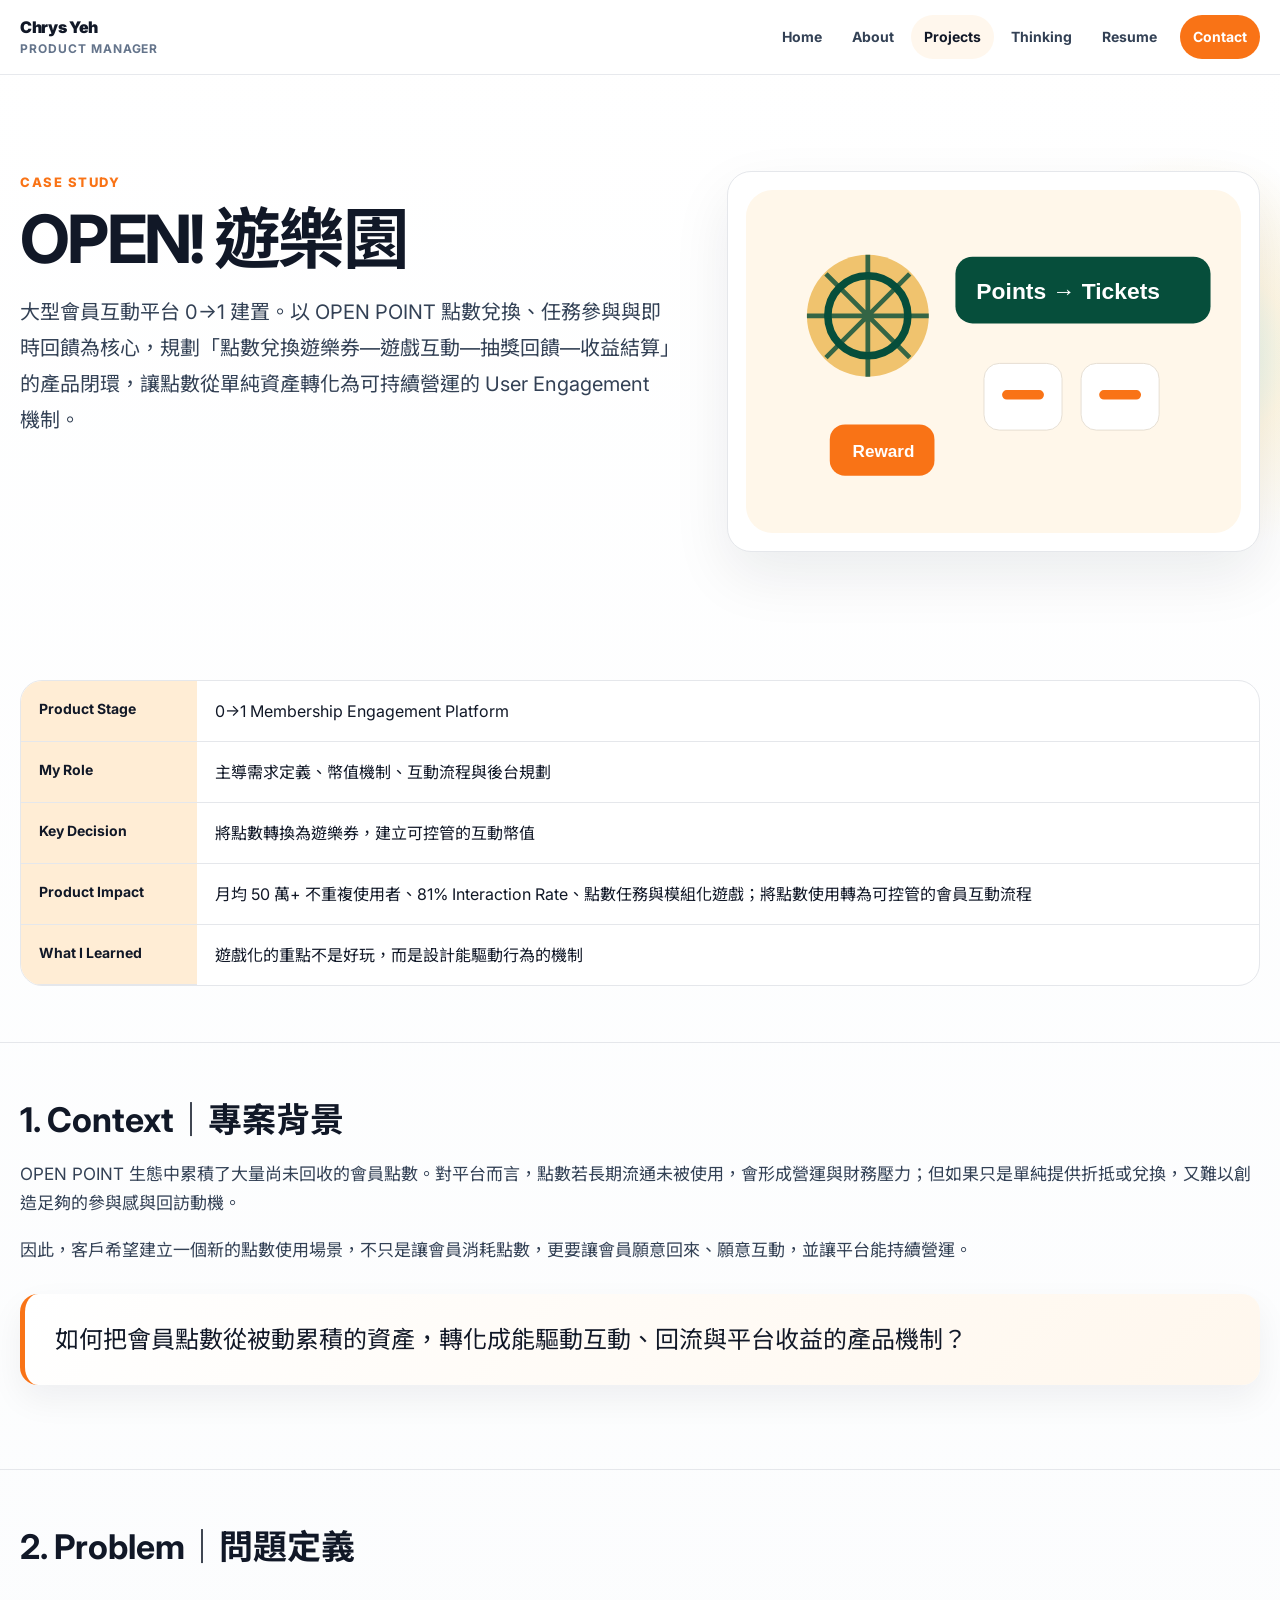
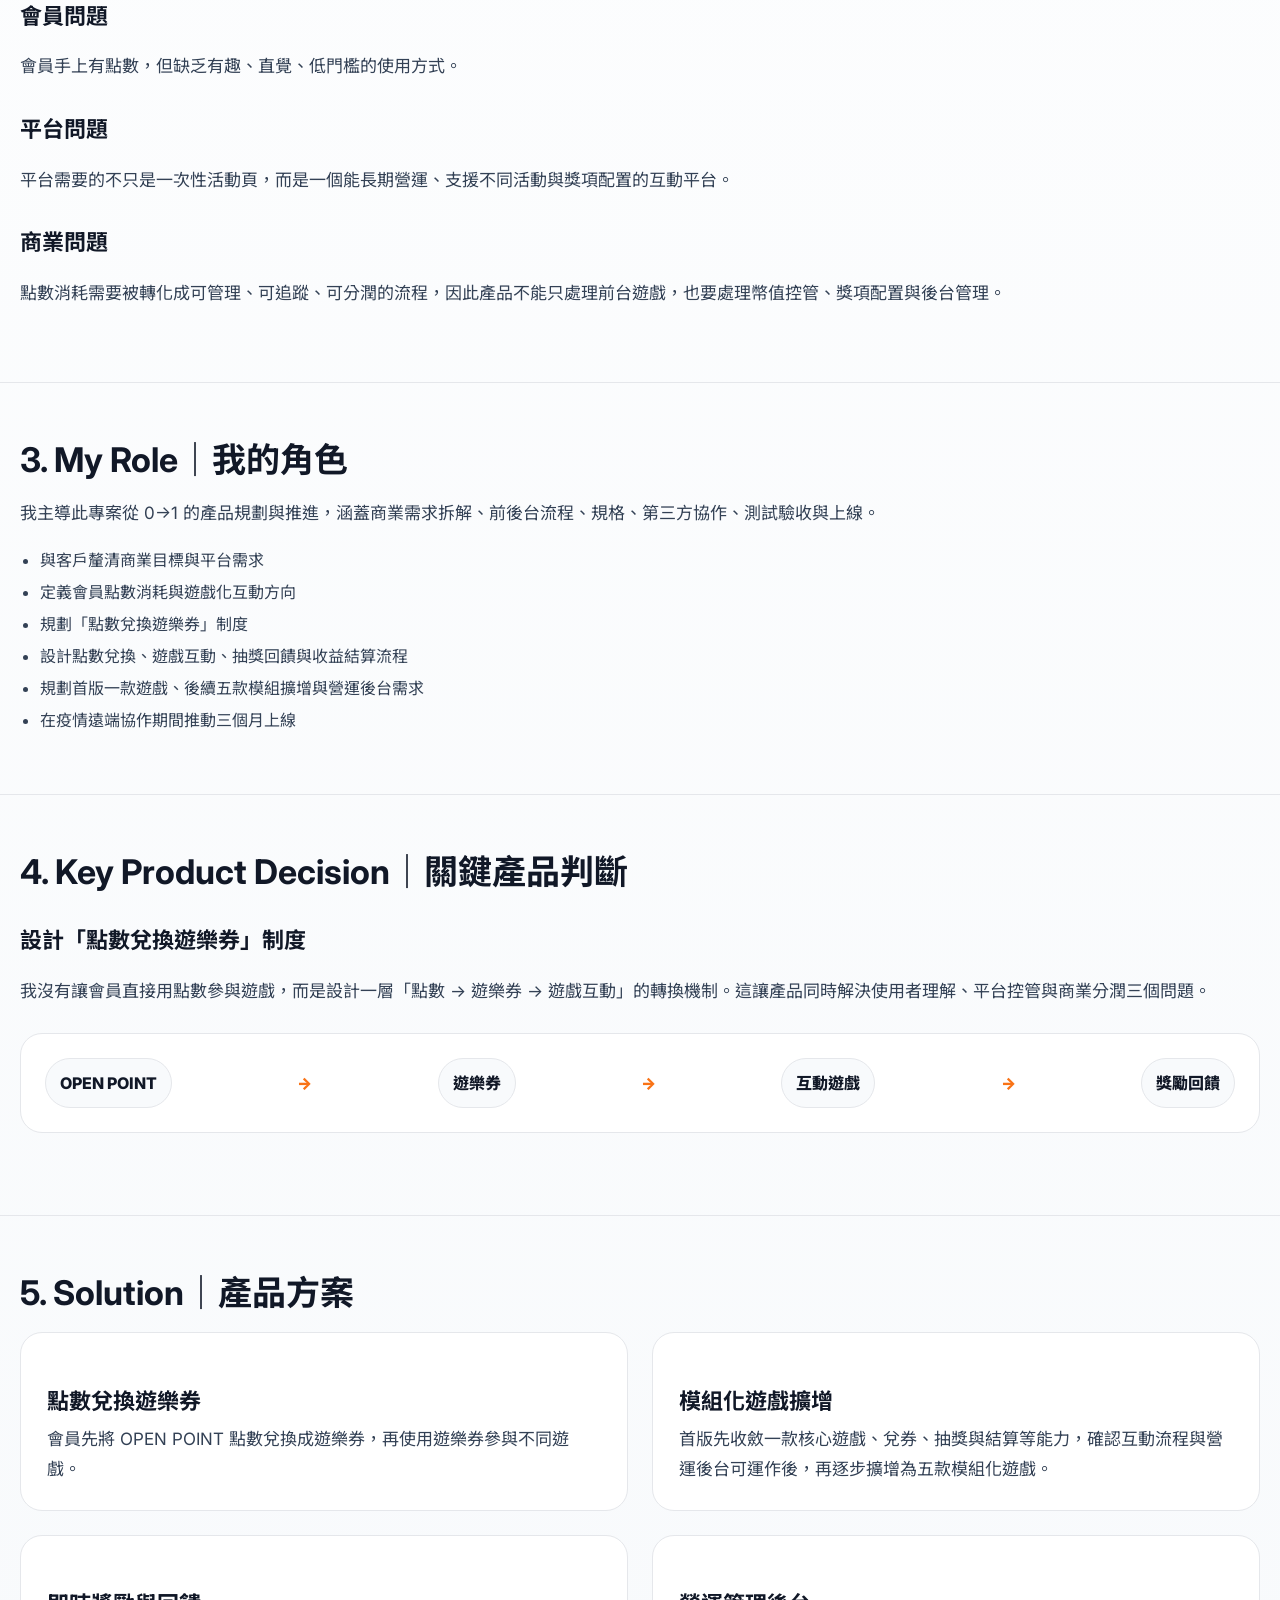
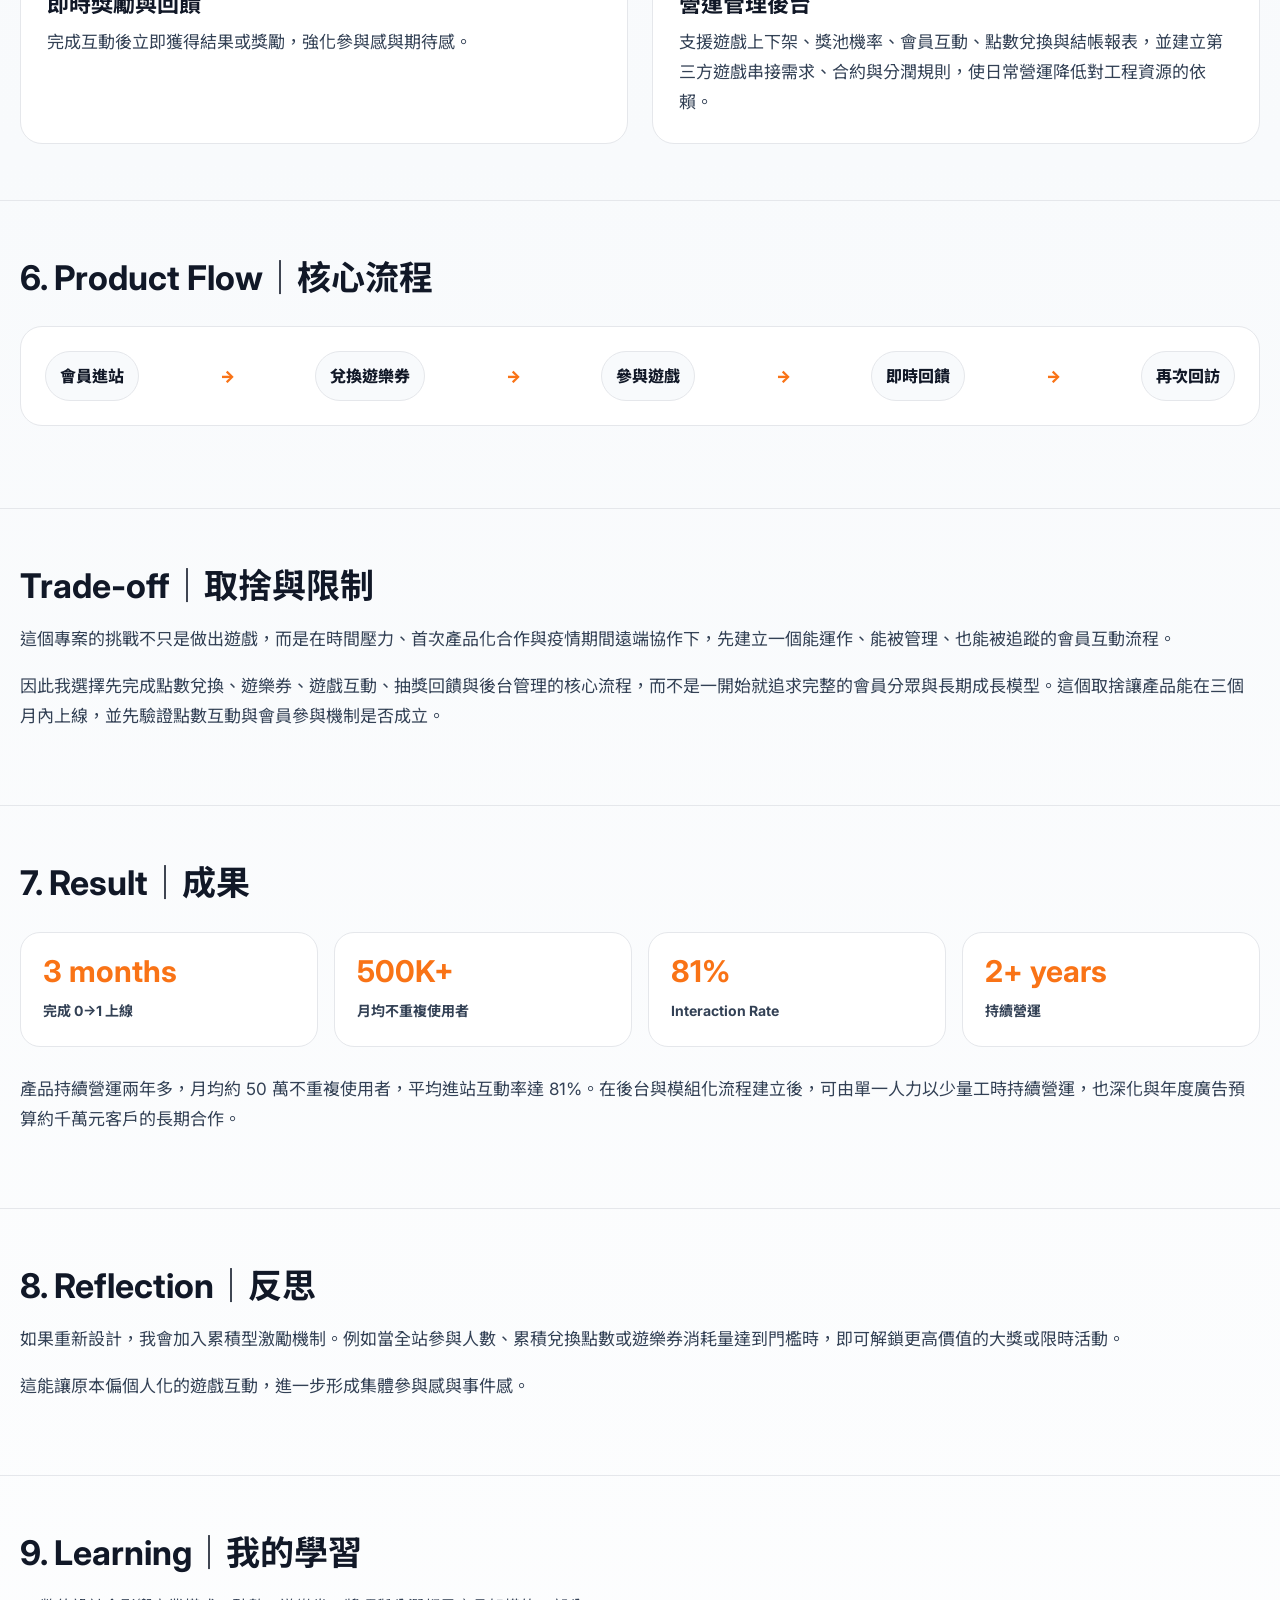
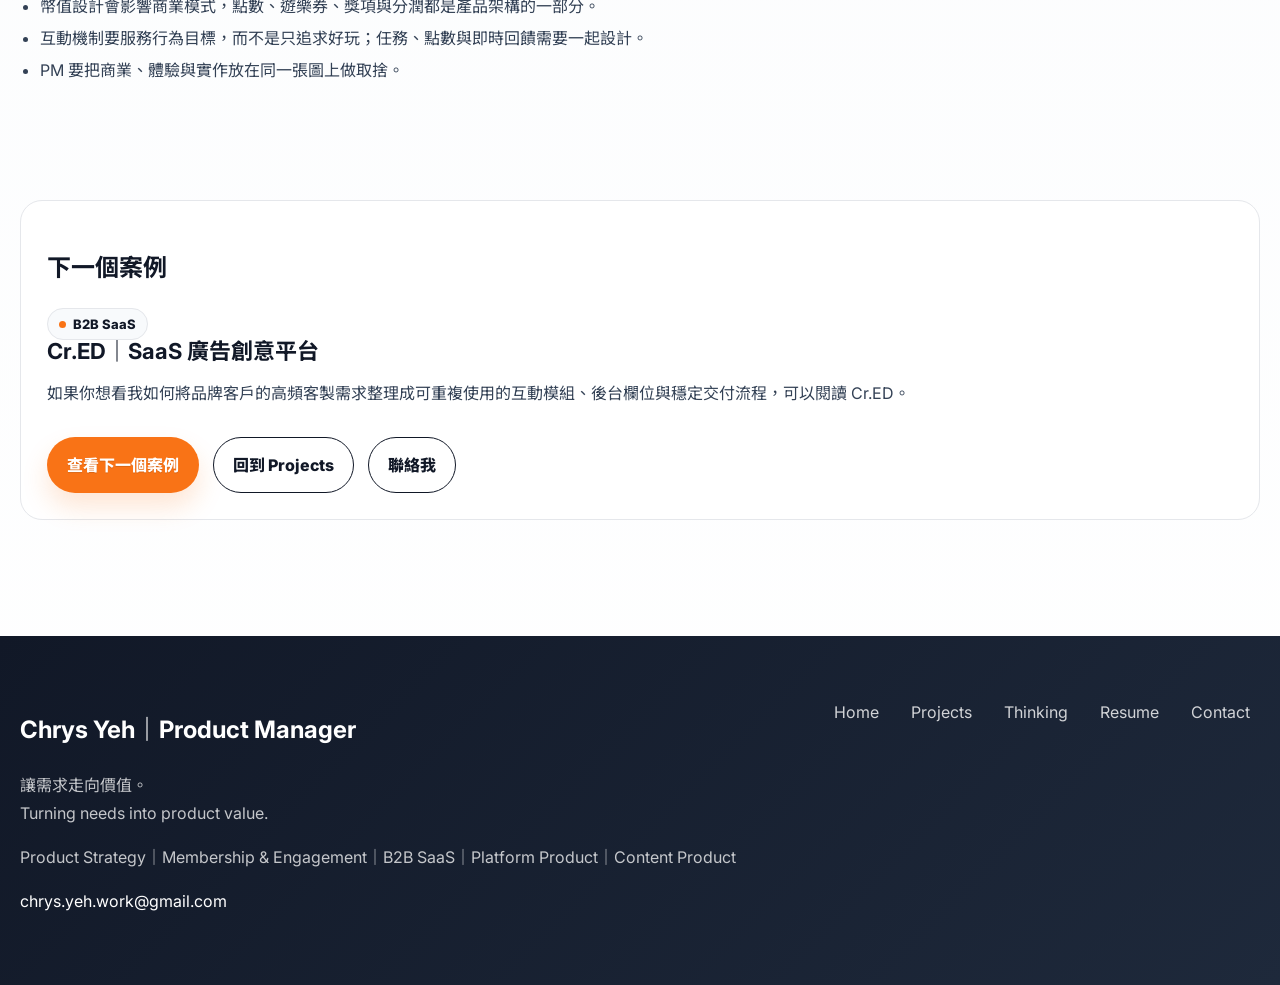
<file: project-open-playground.html>
<!DOCTYPE html>
<html lang="zh-Hant"><head><meta charset="utf-8"/><meta content="width=device-width, initial-scale=1.0" name="viewport"/><meta content="noindex, nofollow" name="robots"/><title>OPEN! 遊樂園｜Chrys Yeh</title><meta content="OPEN! 遊樂園產品案例：從 0→1 建立點數兌換、遊戲互動、抽獎回饋、收益結算與營運後台，形成可長期維運的會員互動平台。" name="description"/><link href="https://chrys-yeh-portfolio.netlify.app/project-open-playground.html" rel="canonical"/><meta content="website" property="og:type"/><meta content="OPEN! 遊樂園｜Chrys Yeh" property="og:title"/><meta content="OPEN! 遊樂園產品案例：從 0→1 建立點數兌換、遊戲互動、抽獎回饋、收益結算與營運後台，形成可長期維運的會員互動平台。" property="og:description"/><meta content="https://chrys-yeh-portfolio.netlify.app/project-open-playground.html" property="og:url"/><meta content="https://chrys-yeh-portfolio.netlify.app/assets/images/chrys-headshot.jpg" property="og:image"/><link href="assets/images/favicon.svg" rel="icon"/><link href="https://fonts.googleapis.com" rel="preconnect"/><link crossorigin="" href="https://fonts.gstatic.com" rel="preconnect"/><link href="https://fonts.googleapis.com/css2?family=Inter:wght@400;500;600;700;800;900&amp;family=Noto+Sans+TC:wght@400;500;700;900&amp;display=swap" rel="stylesheet"/><link href="assets/css/style.css" rel="stylesheet"/><!-- Google tag (gtag.js) -->
<script async="" src="https://www.googletagmanager.com/gtag/js?id=G-VKWQ6BNBV7"></script>
<script>
  window.dataLayer = window.dataLayer || [];
  function gtag(){dataLayer.push(arguments);}
  gtag('js', new Date());
  gtag('config', 'G-VKWQ6BNBV7');
</script></head><body><header class="header"><div class="container nav"><a class="brand" href="index.html">Chrys Yeh<span>Product Manager</span></a><button aria-label="Open menu" class="nav-toggle">☰</button><nav class="nav-links"><a href="index.html">Home</a><a href="about.html">About</a><a href="projects.html">Projects</a><a href="product-thinking.html">Thinking</a><a href="resume.html">Resume</a><a class="cta" href="contact.html">Contact</a></nav></div></header><main><section class="hero"><div class="container hero-grid"><div class="reveal"><div class="eyebrow">Case Study</div><h1>OPEN! 遊樂園</h1><p class="lead">大型會員互動平台 0→1 建置。以 OPEN POINT 點數兌換、任務參與與即時回饋為核心，規劃「點數兌換遊樂券—遊戲互動—抽獎回饋—收益結算」的產品閉環，讓點數從單純資產轉化為可持續營運的 User Engagement 機制。</p></div><div class="reveal"><img alt="OPEN! 遊樂園 illustration" src="assets/images/project-open-playground.svg"/></div></div></section><section class="section compact"><div class="container"><div class="table-wrap reveal"><table class="snapshot"><tbody><tr><th>Product Stage</th><td>0→1 Membership Engagement Platform</td></tr><tr><th>My Role</th><td>主導需求定義、幣值機制、互動流程與後台規劃</td></tr><tr><th>Key Decision</th><td>將點數轉換為遊樂券，建立可控管的互動幣值</td></tr><tr><th>Product Impact</th><td>月均 50 萬+ 不重複使用者、81% Interaction Rate、點數任務與模組化遊戲；將點數使用轉為可控管的會員互動流程</td></tr><tr><th>What I Learned</th><td>遊戲化的重點不是好玩，而是設計能驅動行為的機制</td></tr></tbody></table></div></div></section><section class="case-section"><div class="container reveal"><h2>1. Context｜專案背景</h2><p>OPEN POINT 生態中累積了大量尚未回收的會員點數。對平台而言，點數若長期流通未被使用，會形成營運與財務壓力；但如果只是單純提供折抵或兌換，又難以創造足夠的參與感與回訪動機。</p><p>因此，客戶希望建立一個新的點數使用場景，不只是讓會員消耗點數，更要讓會員願意回來、願意互動，並讓平台能持續營運。</p><div class="quote">如何把會員點數從被動累積的資產，轉化成能驅動互動、回流與平台收益的產品機制？</div></div></section><section class="case-section"><div class="container reveal"><h2>2. Problem｜問題定義</h2><h3>會員問題</h3><p>會員手上有點數，但缺乏有趣、直覺、低門檻的使用方式。</p><h3>平台問題</h3><p>平台需要的不只是一次性活動頁，而是一個能長期營運、支援不同活動與獎項配置的互動平台。</p><h3>商業問題</h3><p>點數消耗需要被轉化成可管理、可追蹤、可分潤的流程，因此產品不能只處理前台遊戲，也要處理幣值控管、獎項配置與後台管理。</p></div></section><section class="case-section"><div class="container reveal"><h2>3. My Role｜我的角色</h2><p>我主導此專案從 0→1 的產品規劃與推進，涵蓋商業需求拆解、前後台流程、規格、第三方協作、測試驗收與上線。</p><ul class="case-list"><li>與客戶釐清商業目標與平台需求</li><li>定義會員點數消耗與遊戲化互動方向</li><li>規劃「點數兌換遊樂券」制度</li><li>設計點數兌換、遊戲互動、抽獎回饋與收益結算流程</li><li>規劃首版一款遊戲、後續五款模組擴增與營運後台需求</li><li>在疫情遠端協作期間推動三個月上線</li></ul></div></section><section class="case-section"><div class="container reveal"><h2>4. Key Product Decision｜關鍵產品判斷</h2><h3>設計「點數兌換遊樂券」制度</h3><p>我沒有讓會員直接用點數參與遊戲，而是設計一層「點數 → 遊樂券 → 遊戲互動」的轉換機制。這讓產品同時解決使用者理解、平台控管與商業分潤三個問題。</p><div class="diagram"><div class="diagram-line"><span class="diagram-pill">OPEN POINT</span><span class="arrow">→</span><span class="diagram-pill">遊樂券</span><span class="arrow">→</span><span class="diagram-pill">互動遊戲</span><span class="arrow">→</span><span class="diagram-pill">獎勵回饋</span></div></div></div></section><section class="case-section"><div class="container reveal"><h2>5. Solution｜產品方案</h2><div class="grid two"><div class="card"><h3>點數兌換遊樂券</h3><p>會員先將 OPEN POINT 點數兌換成遊樂券，再使用遊樂券參與不同遊戲。</p></div><div class="card"><h3>模組化遊戲擴增</h3><p>首版先收斂一款核心遊戲、兌券、抽獎與結算等能力，確認互動流程與營運後台可運作後，再逐步擴增為五款模組化遊戲。</p></div><div class="card"><h3>即時獎勵與回饋</h3><p>完成互動後立即獲得結果或獎勵，強化參與感與期待感。</p></div><div class="card"><h3>營運管理後台</h3><p>支援遊戲上下架、獎池機率、會員互動、點數兌換與結帳報表，並建立第三方遊戲串接需求、合約與分潤規則，使日常營運降低對工程資源的依賴。</p></div></div></div></section><section class="case-section"><div class="container reveal"><h2>6. Product Flow｜核心流程</h2><div class="diagram"><div class="diagram-line"><span class="diagram-pill">會員進站</span><span class="arrow">→</span><span class="diagram-pill">兌換遊樂券</span><span class="arrow">→</span><span class="diagram-pill">參與遊戲</span><span class="arrow">→</span><span class="diagram-pill">即時回饋</span><span class="arrow">→</span><span class="diagram-pill">再次回訪</span></div></div></div></section><section class="case-section"><div class="container reveal"><h2>Trade-off｜取捨與限制</h2><p>這個專案的挑戰不只是做出遊戲，而是在時間壓力、首次產品化合作與疫情期間遠端協作下，先建立一個能運作、能被管理、也能被追蹤的會員互動流程。</p><p>因此我選擇先完成點數兌換、遊樂券、遊戲互動、抽獎回饋與後台管理的核心流程，而不是一開始就追求完整的會員分眾與長期成長模型。這個取捨讓產品能在三個月內上線，並先驗證點數互動與會員參與機制是否成立。</p></div></section><section class="case-section"><div class="container reveal"><h2>7. Result｜成果</h2><div class="stat-grid"><div class="stat"><strong>3 months</strong><span>完成 0→1 上線</span></div><div class="stat"><strong>500K+</strong><span>月均不重複使用者</span></div><div class="stat"><strong>81%</strong><span>Interaction Rate</span></div><div class="stat"><strong>2+ years</strong><span>持續營運</span></div></div><p>產品持續營運兩年多，月均約 50 萬不重複使用者，平均進站互動率達 81%。在後台與模組化流程建立後，可由單一人力以少量工時持續營運，也深化與年度廣告預算約千萬元客戶的長期合作。</p></div></section><section class="case-section"><div class="container reveal"><h2>8. Reflection｜反思</h2><p>如果重新設計，我會加入累積型激勵機制。例如當全站參與人數、累積兌換點數或遊樂券消耗量達到門檻時，即可解鎖更高價值的大獎或限時活動。</p><p>這能讓原本偏個人化的遊戲互動，進一步形成集體參與感與事件感。</p></div></section><section class="case-section"><div class="container reveal"><h2>9. Learning｜我的學習</h2><ul class="case-list"><li>幣值設計會影響商業模式，點數、遊樂券、獎項與分潤都是產品架構的一部分。</li><li>互動機制要服務行為目標，而不是只追求好玩；任務、點數與即時回饋需要一起設計。</li><li>PM 要把商業、體驗與實作放在同一張圖上做取捨。</li></ul></div></section><section class="section compact"><div class="container"><div class="card reveal"><h2>下一個案例</h2><span class="tag">B2B SaaS</span><h3>Cr.ED｜SaaS 廣告創意平台</h3><p>如果你想看我如何將品牌客戶的高頻客製需求整理成可重複使用的互動模組、後台欄位與穩定交付流程，可以閱讀 Cr.ED。</p><div class="btn-row"><a class="btn primary" href="project-cred.html">查看下一個案例</a><a class="btn secondary" href="projects.html">回到 Projects</a><a class="btn secondary" href="contact.html">聯絡我</a></div></div></div></section></main><footer class="footer"><div class="container footer-grid"><div><h2>Chrys Yeh｜Product Manager</h2><p>讓需求走向價值。<br/>Turning needs into product value.</p><p>Product Strategy｜Membership &amp; Engagement｜B2B SaaS｜Platform Product｜Content Product</p><p><a href="mailto:chrys.yeh.work@gmail.com">chrys.yeh.work@gmail.com</a></p></div><div class="footer-links"><a href="index.html">Home</a><a href="projects.html">Projects</a><a href="product-thinking.html">Thinking</a><a href="resume.html">Resume</a><a href="contact.html">Contact</a></div></div></footer><button aria-label="Back to top" class="back-top">↑</button><script src="assets/js/script.js"></script></body></html>
</file>
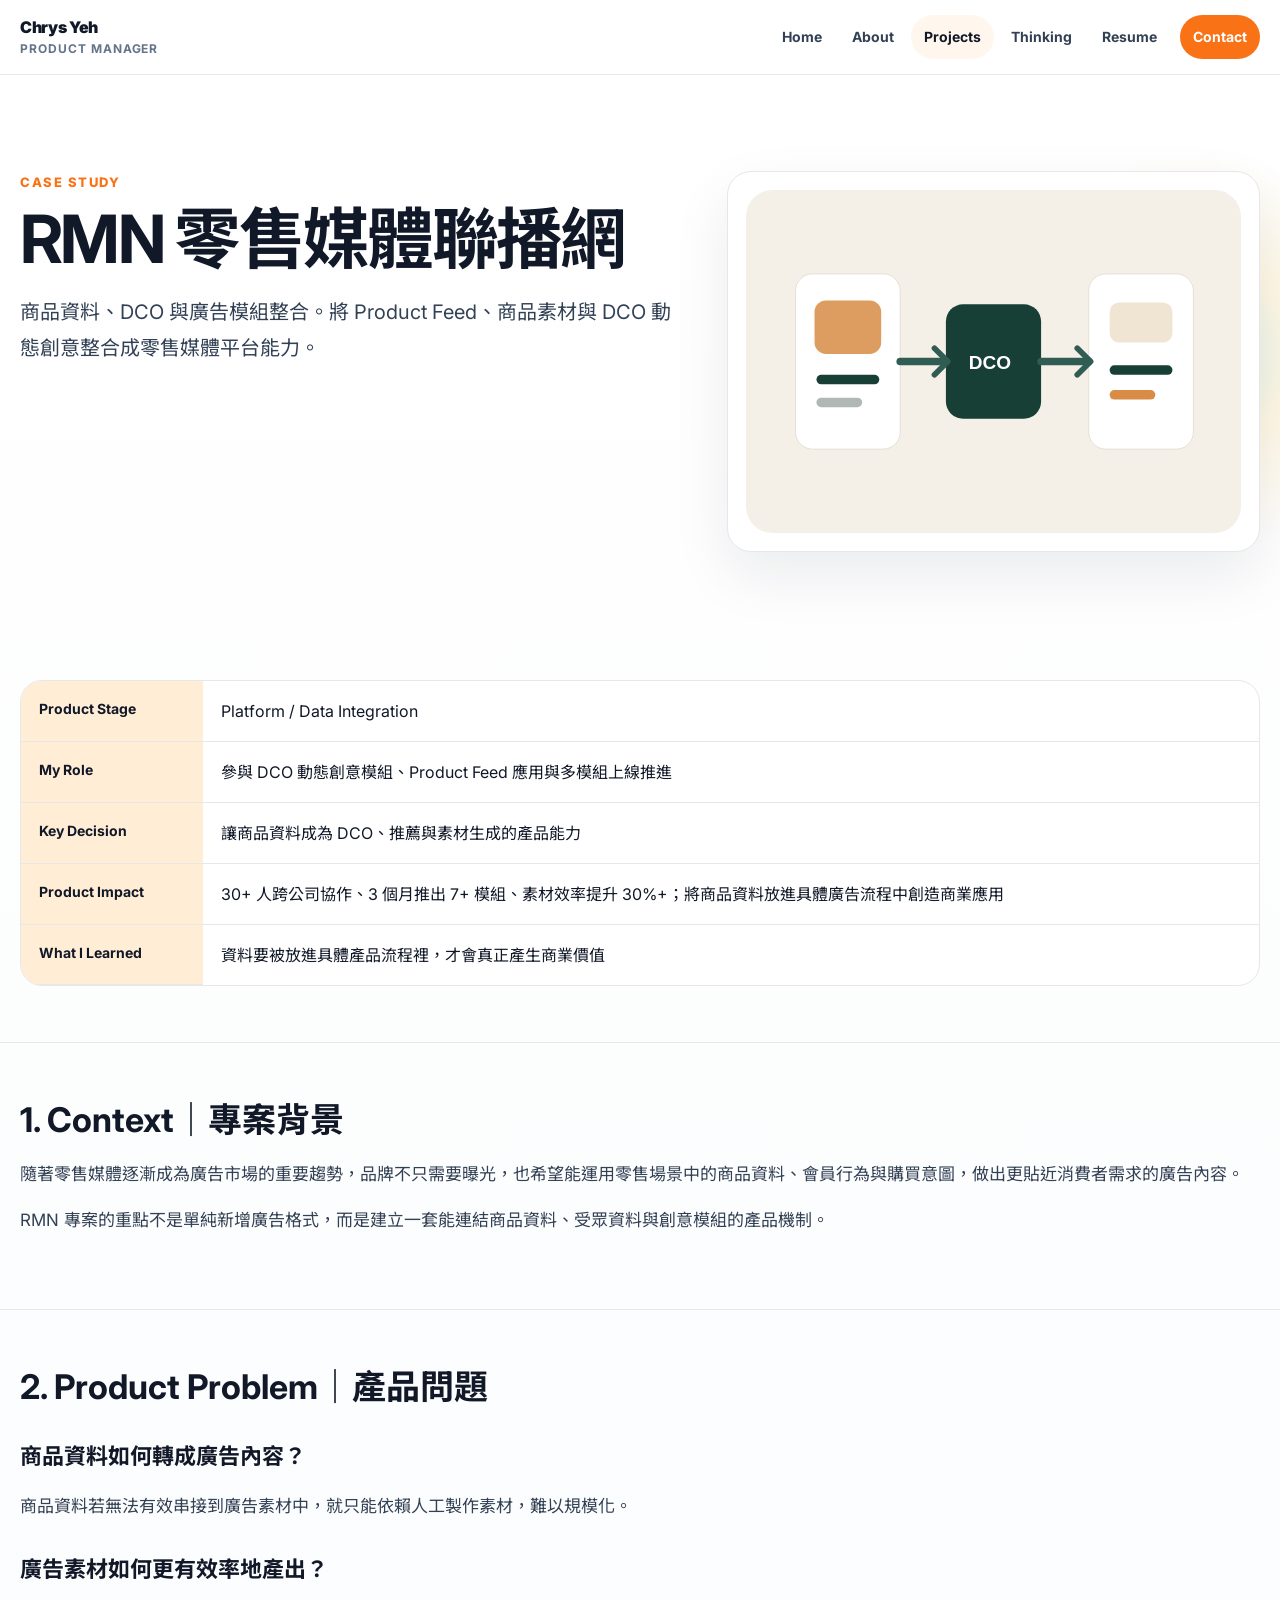
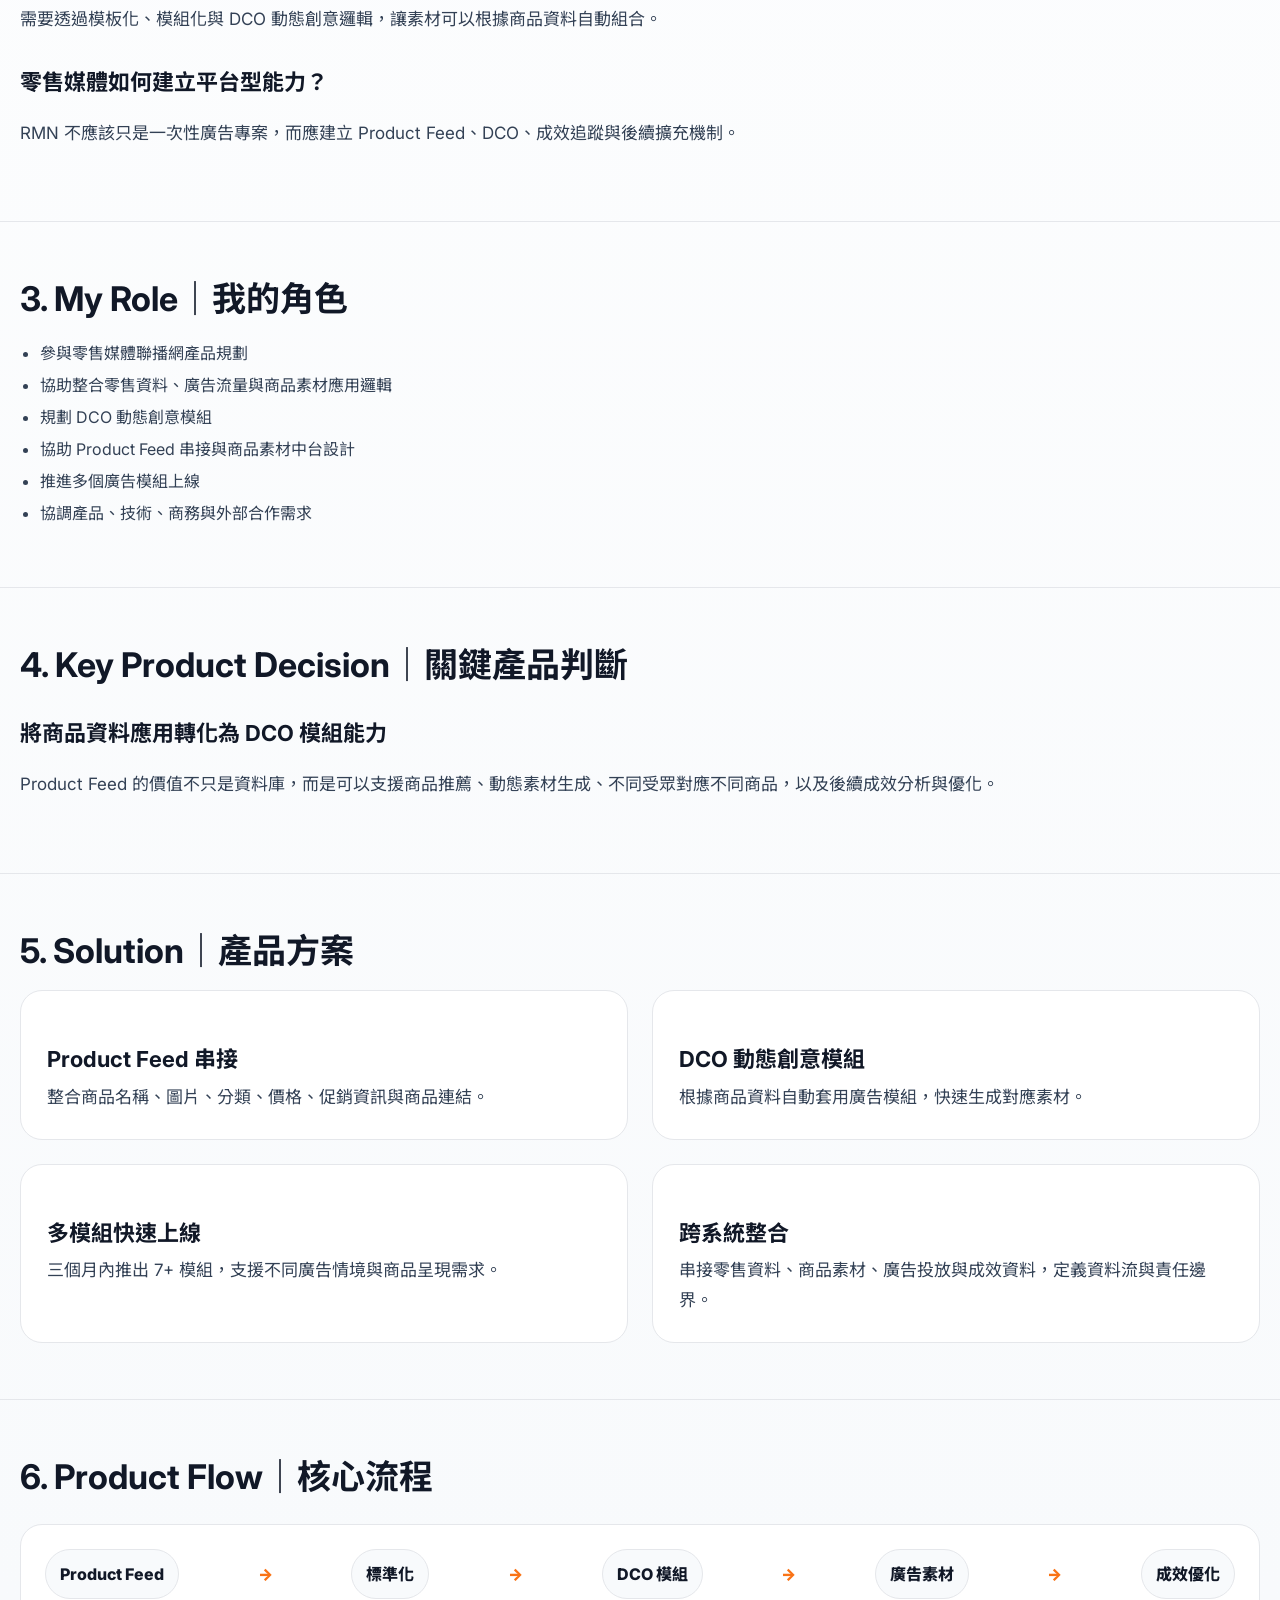
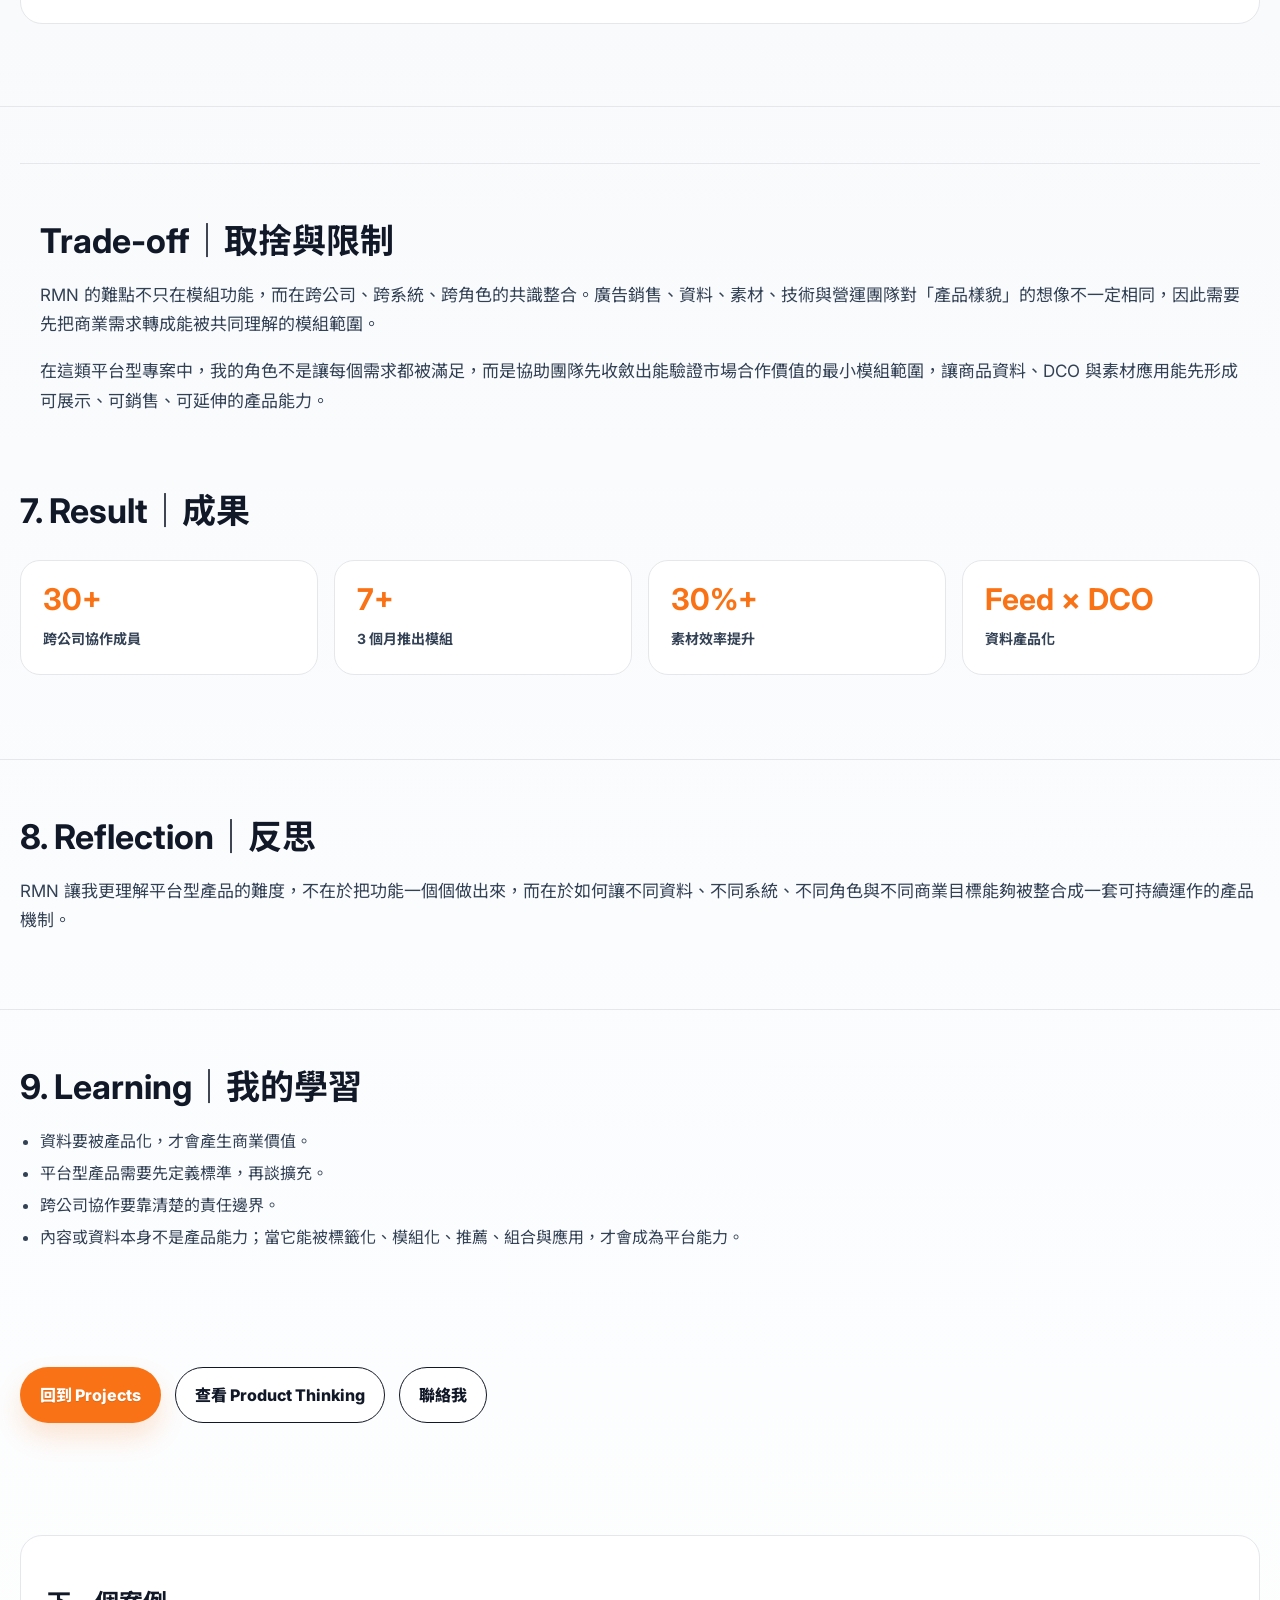
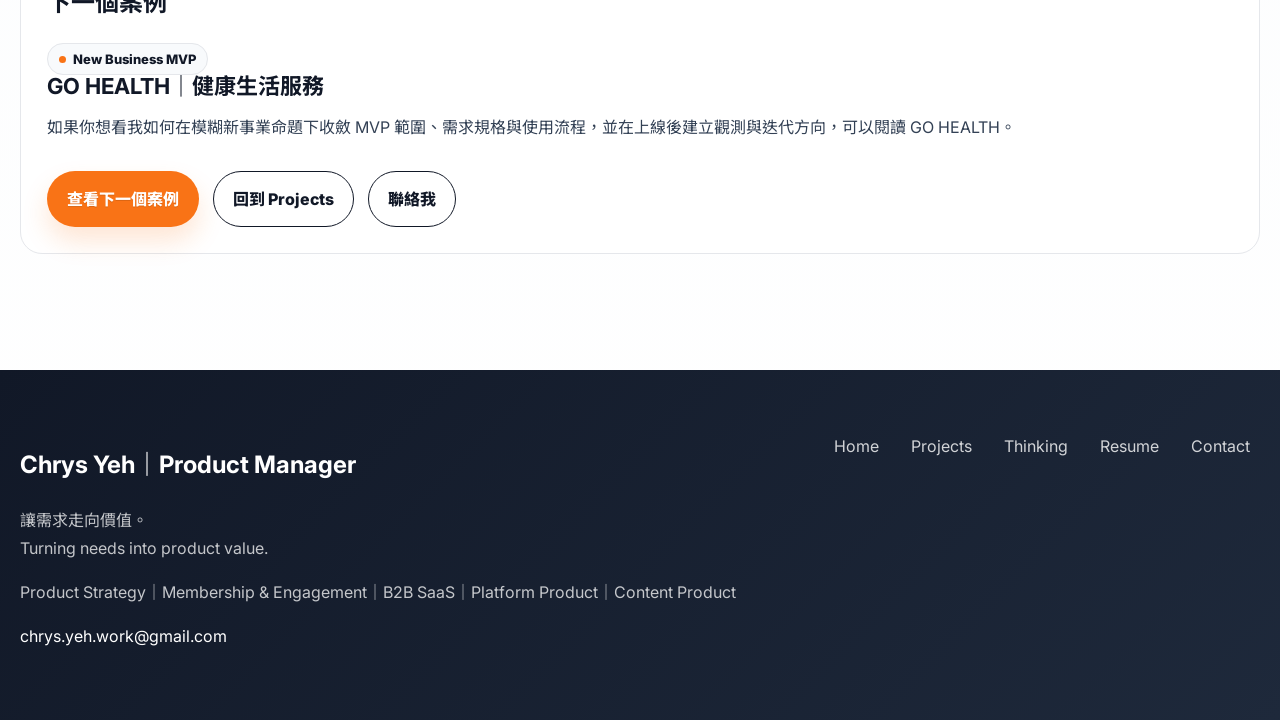
<file: project-rmn.html>
<!DOCTYPE html>
<html lang="zh-Hant"><head><meta charset="utf-8"/><meta content="width=device-width, initial-scale=1.0" name="viewport"/><meta content="noindex, nofollow" name="robots"/><title>RMN｜零售媒體聯播網｜Chrys Yeh</title><meta content="RMN 零售媒體產品案例：將 Product Feed、DCO 與商品素材整合為跨系統、可擴充的零售媒體平台能力。" name="description"/><link href="https://chrys-yeh-portfolio.netlify.app/project-rmn.html" rel="canonical"/><meta content="website" property="og:type"/><meta content="RMN｜零售媒體聯播網｜Chrys Yeh" property="og:title"/><meta content="RMN 零售媒體產品案例：將 Product Feed、DCO 與商品素材整合為跨系統、可擴充的零售媒體平台能力。" property="og:description"/><meta content="https://chrys-yeh-portfolio.netlify.app/project-rmn.html" property="og:url"/><meta content="https://chrys-yeh-portfolio.netlify.app/assets/images/chrys-headshot.jpg" property="og:image"/><link href="assets/images/favicon.svg" rel="icon"/><link href="https://fonts.googleapis.com" rel="preconnect"/><link crossorigin="" href="https://fonts.gstatic.com" rel="preconnect"/><link href="https://fonts.googleapis.com/css2?family=Inter:wght@400;500;600;700;800;900&amp;family=Noto+Sans+TC:wght@400;500;700;900&amp;display=swap" rel="stylesheet"/><link href="assets/css/style.css" rel="stylesheet"/><!-- Google tag (gtag.js) -->
<script async="" src="https://www.googletagmanager.com/gtag/js?id=G-VKWQ6BNBV7"></script>
<script>
  window.dataLayer = window.dataLayer || [];
  function gtag(){dataLayer.push(arguments);}
  gtag('js', new Date());
  gtag('config', 'G-VKWQ6BNBV7');
</script></head><body><header class="header"><div class="container nav"><a class="brand" href="index.html">Chrys Yeh<span>Product Manager</span></a><button aria-label="Open menu" class="nav-toggle">☰</button><nav class="nav-links"><a href="index.html">Home</a><a href="about.html">About</a><a href="projects.html">Projects</a><a href="product-thinking.html">Thinking</a><a href="resume.html">Resume</a><a class="cta" href="contact.html">Contact</a></nav></div></header><main><section class="hero"><div class="container hero-grid"><div class="reveal"><div class="eyebrow">Case Study</div><h1>RMN 零售媒體聯播網</h1><p class="lead">商品資料、DCO 與廣告模組整合。將 Product Feed、商品素材與 DCO 動態創意整合成零售媒體平台能力。</p></div><div class="reveal"><img alt="RMN 零售媒體聯播網 illustration" src="assets/images/project-rmn.svg"/></div></div></section><section class="section compact"><div class="container"><div class="table-wrap reveal"><table class="snapshot"><tbody><tr><th>Product Stage</th><td>Platform / Data Integration</td></tr><tr><th>My Role</th><td>參與 DCO 動態創意模組、Product Feed 應用與多模組上線推進</td></tr><tr><th>Key Decision</th><td>讓商品資料成為 DCO、推薦與素材生成的產品能力</td></tr><tr><th>Product Impact</th><td>30+ 人跨公司協作、3 個月推出 7+ 模組、素材效率提升 30%+；將商品資料放進具體廣告流程中創造商業應用</td></tr><tr><th>What I Learned</th><td>資料要被放進具體產品流程裡，才會真正產生商業價值</td></tr></tbody></table></div></div></section><section class="case-section"><div class="container reveal"><h2>1. Context｜專案背景</h2><p>隨著零售媒體逐漸成為廣告市場的重要趨勢，品牌不只需要曝光，也希望能運用零售場景中的商品資料、會員行為與購買意圖，做出更貼近消費者需求的廣告內容。</p><p>RMN 專案的重點不是單純新增廣告格式，而是建立一套能連結商品資料、受眾資料與創意模組的產品機制。</p></div></section><section class="case-section"><div class="container reveal"><h2>2. Product Problem｜產品問題</h2><h3>商品資料如何轉成廣告內容？</h3><p>商品資料若無法有效串接到廣告素材中，就只能依賴人工製作素材，難以規模化。</p><h3>廣告素材如何更有效率地產出？</h3><p>需要透過模板化、模組化與 DCO 動態創意邏輯，讓素材可以根據商品資料自動組合。</p><h3>零售媒體如何建立平台型能力？</h3><p>RMN 不應該只是一次性廣告專案，而應建立 Product Feed、DCO、成效追蹤與後續擴充機制。</p></div></section><section class="case-section"><div class="container reveal"><h2>3. My Role｜我的角色</h2><ul class="case-list"><li>參與零售媒體聯播網產品規劃</li><li>協助整合零售資料、廣告流量與商品素材應用邏輯</li><li>規劃 DCO 動態創意模組</li><li>協助 Product Feed 串接與商品素材中台設計</li><li>推進多個廣告模組上線</li><li>協調產品、技術、商務與外部合作需求</li></ul></div></section><section class="case-section"><div class="container reveal"><h2>4. Key Product Decision｜關鍵產品判斷</h2><h3>將商品資料應用轉化為 DCO 模組能力</h3><p>Product Feed 的價值不只是資料庫，而是可以支援商品推薦、動態素材生成、不同受眾對應不同商品，以及後續成效分析與優化。</p></div></section><section class="case-section"><div class="container reveal"><h2>5. Solution｜產品方案</h2><div class="grid two"><div class="card"><h3>Product Feed 串接</h3><p>整合商品名稱、圖片、分類、價格、促銷資訊與商品連結。</p></div><div class="card"><h3>DCO 動態創意模組</h3><p>根據商品資料自動套用廣告模組，快速生成對應素材。</p></div><div class="card"><h3>多模組快速上線</h3><p>三個月內推出 7+ 模組，支援不同廣告情境與商品呈現需求。</p></div><div class="card"><h3>跨系統整合</h3><p>串接零售資料、商品素材、廣告投放與成效資料，定義資料流與責任邊界。</p></div></div></div></section><section class="case-section"><div class="container reveal"><h2>6. Product Flow｜核心流程</h2><div class="diagram"><div class="diagram-line"><span class="diagram-pill">Product Feed</span><span class="arrow">→</span><span class="diagram-pill">標準化</span><span class="arrow">→</span><span class="diagram-pill">DCO 模組</span><span class="arrow">→</span><span class="diagram-pill">廣告素材</span><span class="arrow">→</span><span class="diagram-pill">成效優化</span></div></div></div></section><section class="case-section"><div class="container reveal"><section class="case-section"><div class="container reveal"><h2>Trade-off｜取捨與限制</h2><p>RMN 的難點不只在模組功能，而在跨公司、跨系統、跨角色的共識整合。廣告銷售、資料、素材、技術與營運團隊對「產品樣貌」的想像不一定相同，因此需要先把商業需求轉成能被共同理解的模組範圍。</p><p>在這類平台型專案中，我的角色不是讓每個需求都被滿足，而是協助團隊先收斂出能驗證市場合作價值的最小模組範圍，讓商品資料、DCO 與素材應用能先形成可展示、可銷售、可延伸的產品能力。</p></div></section><h2>7. Result｜成果</h2><div class="stat-grid"><div class="stat"><strong>30+</strong><span>跨公司協作成員</span></div><div class="stat"><strong>7+</strong><span>3 個月推出模組</span></div><div class="stat"><strong>30%+</strong><span>素材效率提升</span></div><div class="stat"><strong>Feed × DCO</strong><span>資料產品化</span></div></div></div></section><section class="case-section"><div class="container reveal"><h2>8. Reflection｜反思</h2><p>RMN 讓我更理解平台型產品的難度，不在於把功能一個個做出來，而在於如何讓不同資料、不同系統、不同角色與不同商業目標能夠被整合成一套可持續運作的產品機制。</p></div></section><section class="case-section"><div class="container reveal"><h2>9. Learning｜我的學習</h2><ul class="case-list"><li>資料要被產品化，才會產生商業價值。</li><li>平台型產品需要先定義標準，再談擴充。</li><li>跨公司協作要靠清楚的責任邊界。</li><li>內容或資料本身不是產品能力；當它能被標籤化、模組化、推薦、組合與應用，才會成為平台能力。</li></ul></div></section><section class="section compact"><div class="container"><div class="btn-row"><a class="btn primary" href="projects.html">回到 Projects</a><a class="btn secondary" href="product-thinking.html">查看 Product Thinking</a><a class="btn secondary" href="contact.html">聯絡我</a></div></div></section><section class="section compact"><div class="container"><div class="card reveal"><h2>下一個案例</h2><span class="tag">New Business MVP</span><h3>GO HEALTH｜健康生活服務</h3><p>如果你想看我如何在模糊新事業命題下收斂 MVP 範圍、需求規格與使用流程，並在上線後建立觀測與迭代方向，可以閱讀 GO HEALTH。</p><div class="btn-row"><a class="btn primary" href="project-health-mvp.html">查看下一個案例</a><a class="btn secondary" href="projects.html">回到 Projects</a><a class="btn secondary" href="contact.html">聯絡我</a></div></div></div></section></main><footer class="footer"><div class="container footer-grid"><div><h2>Chrys Yeh｜Product Manager</h2><p>讓需求走向價值。<br/>Turning needs into product value.</p><p>Product Strategy｜Membership &amp; Engagement｜B2B SaaS｜Platform Product｜Content Product</p><p><a href="mailto:chrys.yeh.work@gmail.com">chrys.yeh.work@gmail.com</a></p></div><div class="footer-links"><a href="index.html">Home</a><a href="projects.html">Projects</a><a href="product-thinking.html">Thinking</a><a href="resume.html">Resume</a><a href="contact.html">Contact</a></div></div></footer><button aria-label="Back to top" class="back-top">↑</button><script src="assets/js/script.js"></script></body></html>
</file>
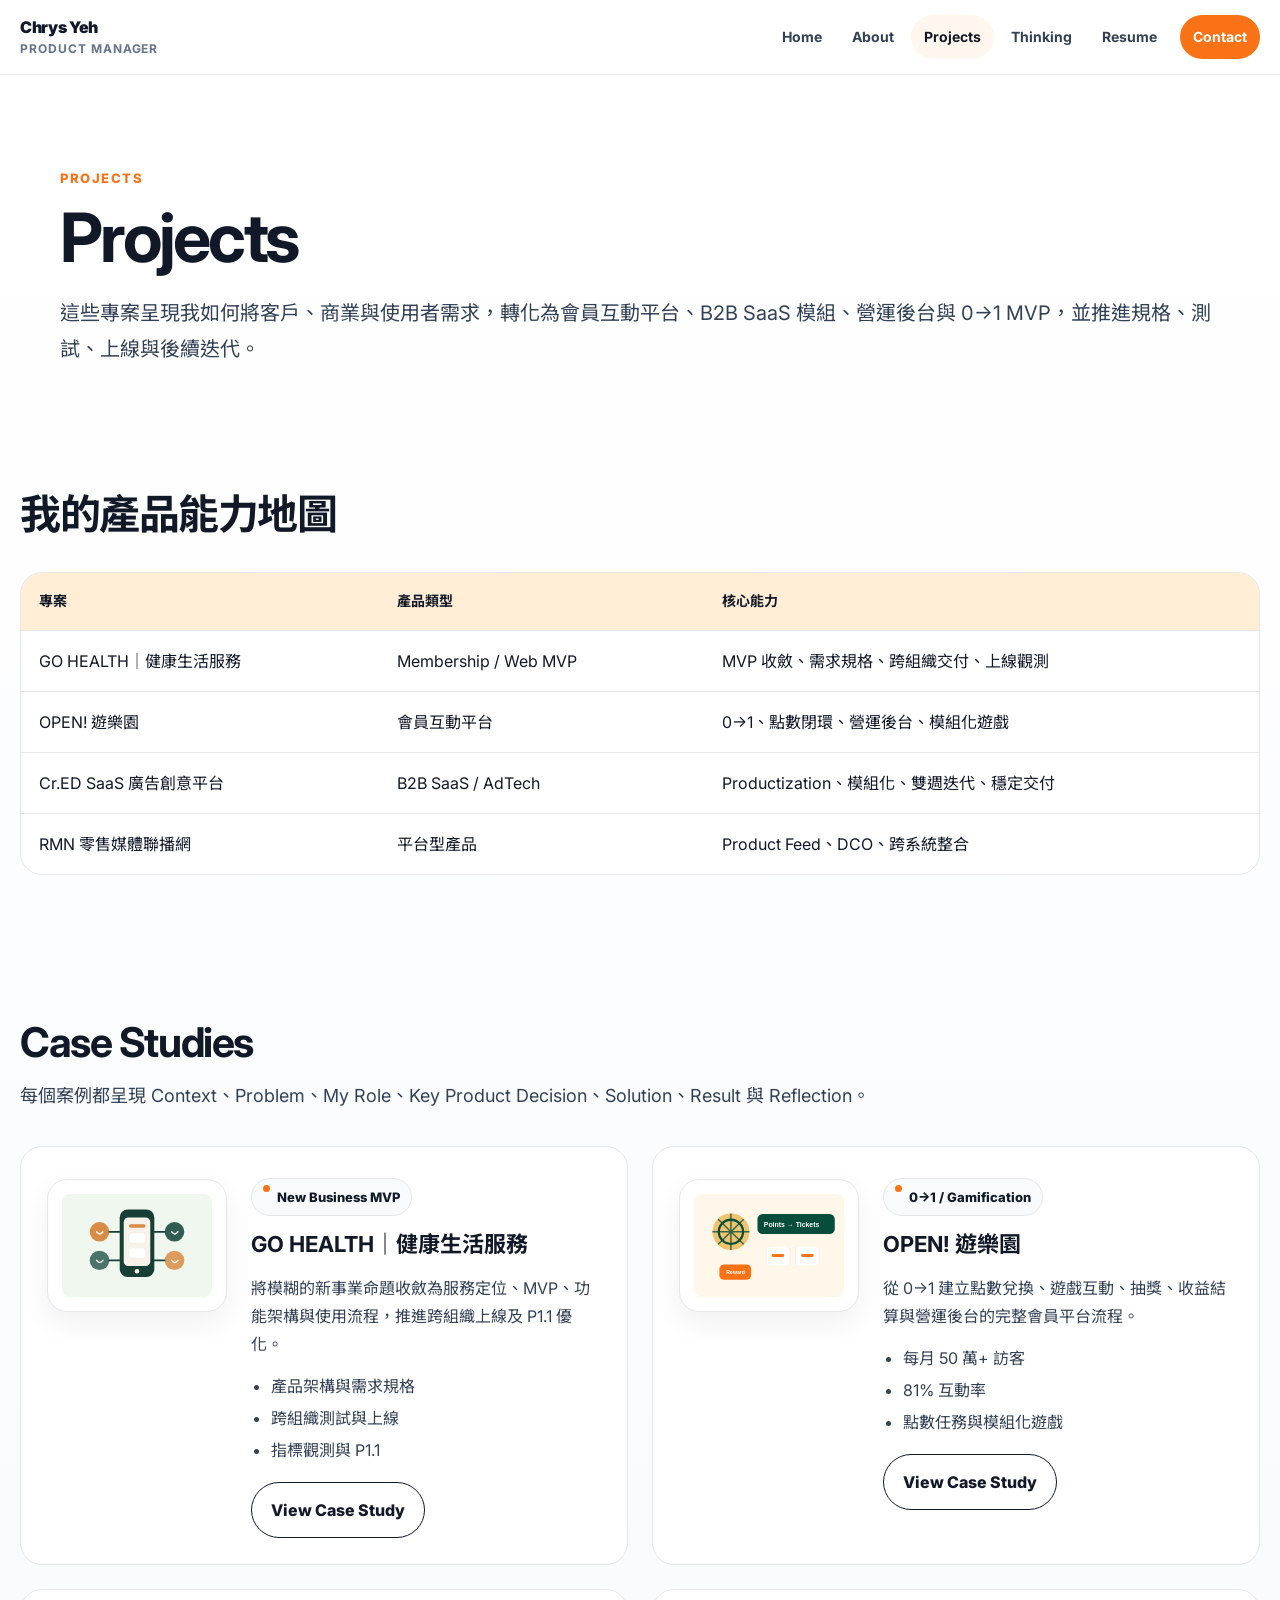
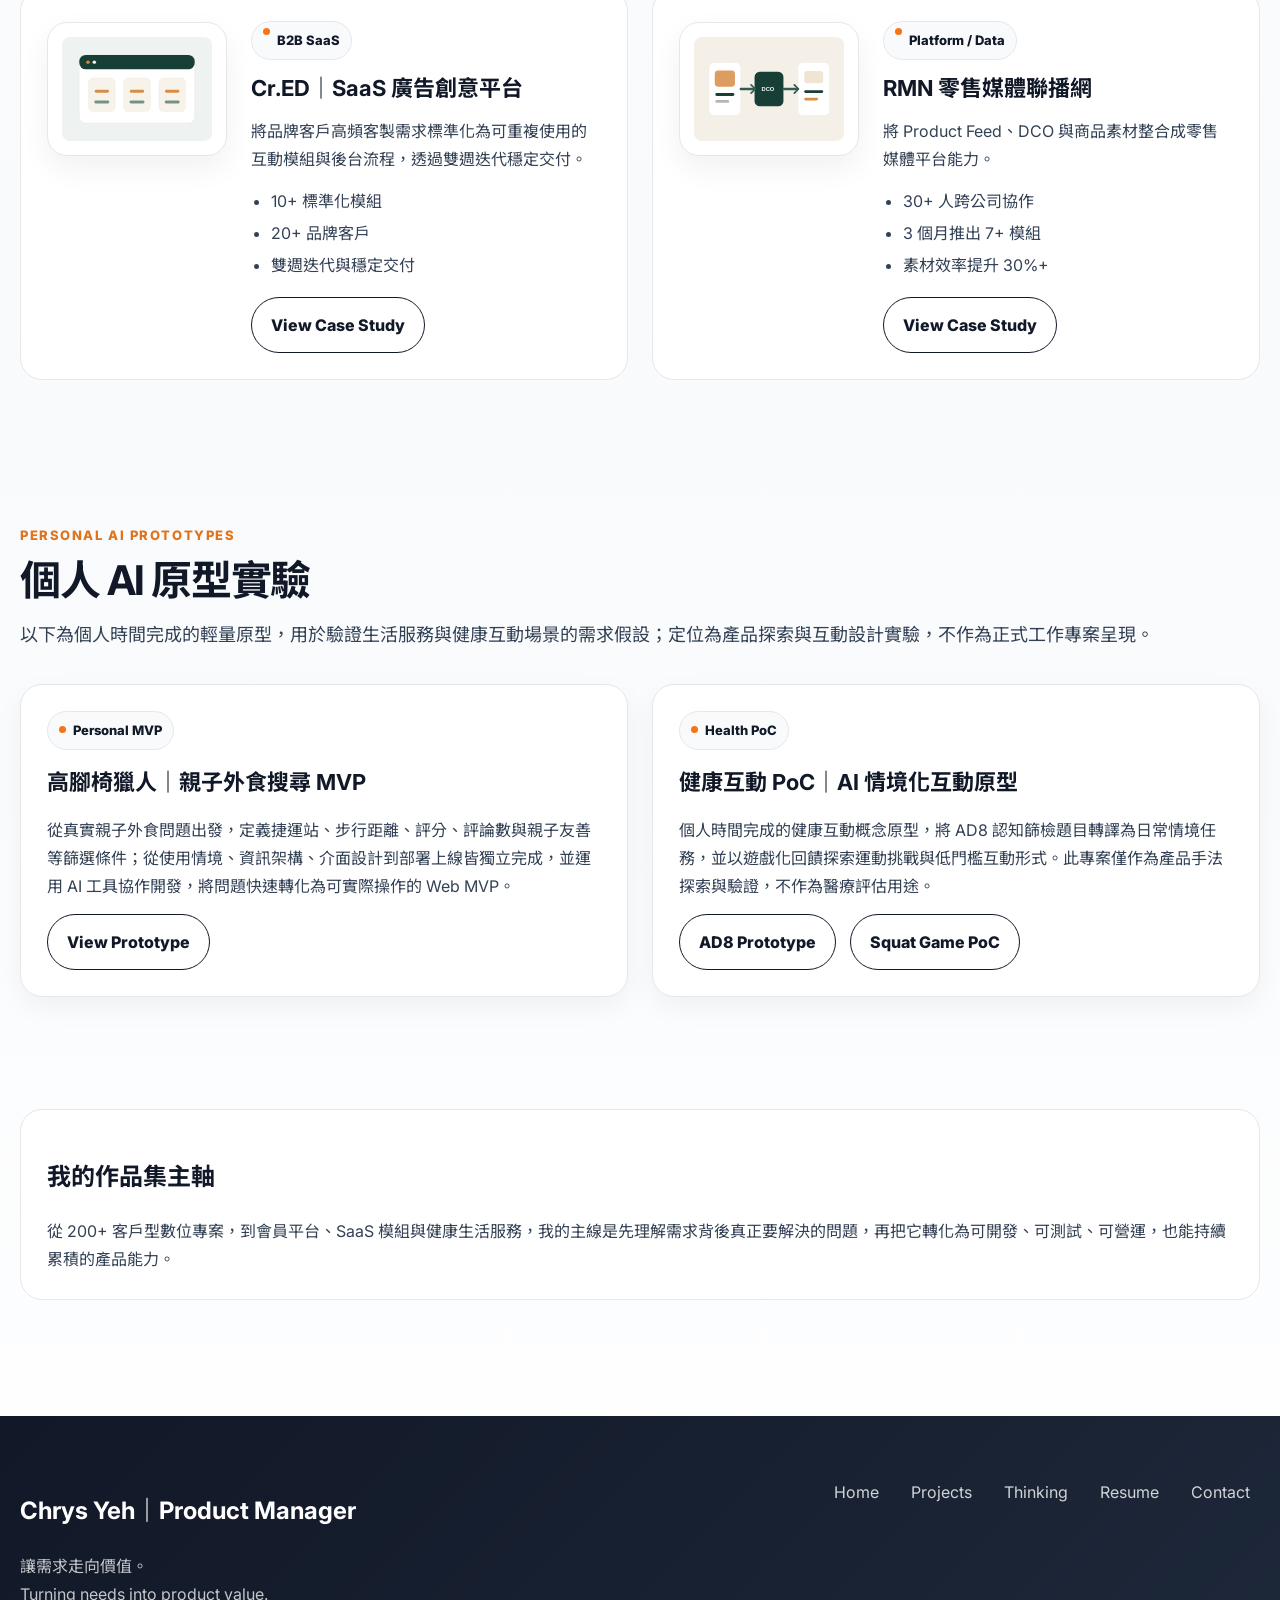
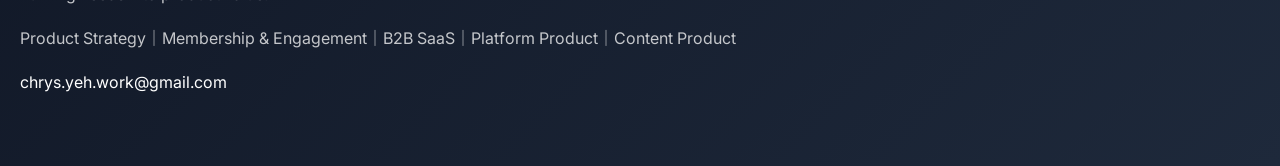
<file: projects.html>
<!DOCTYPE html>
<html lang="zh-Hant"><head><meta charset="utf-8"/><meta content="width=device-width, initial-scale=1.0" name="viewport"/><meta content="noindex, nofollow" name="robots"/><title>Projects｜Chrys Yeh</title><meta content="GO HEALTH、OPEN! 遊樂園、Cr.ED 與 RMN 產品案例，涵蓋 0→1 MVP、會員機制、B2B SaaS、營運後台與平台化產品。" name="description"/><link href="https://chrys-yeh-portfolio.netlify.app/projects.html" rel="canonical"/><meta content="website" property="og:type"/><meta content="Projects｜Chrys Yeh" property="og:title"/><meta content="GO HEALTH、OPEN! 遊樂園、Cr.ED 與 RMN 產品案例，涵蓋 0→1 MVP、會員機制、B2B SaaS、營運後台與平台化產品。" property="og:description"/><meta content="https://chrys-yeh-portfolio.netlify.app/projects.html" property="og:url"/><meta content="https://chrys-yeh-portfolio.netlify.app/assets/images/chrys-headshot.jpg" property="og:image"/><link href="assets/images/favicon.svg" rel="icon"/><link href="https://fonts.googleapis.com" rel="preconnect"/><link crossorigin="" href="https://fonts.gstatic.com" rel="preconnect"/><link href="https://fonts.googleapis.com/css2?family=Inter:wght@400;500;600;700;800;900&amp;family=Noto+Sans+TC:wght@400;500;700;900&amp;display=swap" rel="stylesheet"/><link href="assets/css/style.css" rel="stylesheet"/><!-- Google tag (gtag.js) -->
<script async="" src="https://www.googletagmanager.com/gtag/js?id=G-VKWQ6BNBV7"></script>
<script>
  window.dataLayer = window.dataLayer || [];
  function gtag(){dataLayer.push(arguments);}
  gtag('js', new Date());
  gtag('config', 'G-VKWQ6BNBV7');
</script></head><body><header class="header"><div class="container nav"><a class="brand" href="index.html">Chrys Yeh<span>Product Manager</span></a><button aria-label="Open menu" class="nav-toggle">☰</button><nav class="nav-links"><a href="index.html">Home</a><a href="about.html">About</a><a href="projects.html">Projects</a><a href="product-thinking.html">Thinking</a><a href="resume.html">Resume</a><a class="cta" href="contact.html">Contact</a></nav></div></header><main><section class="page-hero projects-hero"><div class="container"><div class="eyebrow">Projects</div><h1>Projects</h1><p class="lead">這些專案呈現我如何將客戶、商業與使用者需求，轉化為會員互動平台、B2B SaaS 模組、營運後台與 0→1 MVP，並推進規格、測試、上線與後續迭代。</p></div></section><section class="section compact"><div class="container"><div class="section-title reveal"><h2>我的產品能力地圖</h2></div><div class="table-wrap reveal"><table class="matrix"><thead><tr><th>專案</th><th>產品類型</th><th>核心能力</th></tr></thead><tbody><tr><td>GO HEALTH｜健康生活服務</td><td>Membership / Web MVP</td><td>MVP 收斂、需求規格、跨組織交付、上線觀測</td></tr><tr><td>OPEN! 遊樂園</td><td>會員互動平台</td><td>0→1、點數閉環、營運後台、模組化遊戲</td></tr><tr><td>Cr.ED SaaS 廣告創意平台</td><td>B2B SaaS / AdTech</td><td>Productization、模組化、雙週迭代、穩定交付</td></tr><tr><td>RMN 零售媒體聯播網</td><td>平台型產品</td><td>Product Feed、DCO、跨系統整合</td></tr></tbody></table></div></div></section><section class="section"><div class="container"><div class="section-title reveal projects-section-title"><h2>Case Studies</h2><p>每個案例都呈現 Context、Problem、My Role、Key Product Decision、Solution、Result 與 Reflection。</p></div><div class="grid two">
<article class="card project-card reveal"><img alt="Health MVP illustration" src="assets/images/project-health-mvp.svg"/><div><span class="tag">New Business MVP</span><h3>GO HEALTH｜健康生活服務</h3><p>將模糊的新事業命題收斂為服務定位、MVP、功能架構與使用流程，推進跨組織上線及 P1.1 優化。</p><ul><li>產品架構與需求規格</li><li>跨組織測試與上線</li><li>指標觀測與 P1.1</li></ul><p style="margin-top:14px"><a class="btn secondary" href="project-health-mvp.html">View Case Study</a></p></div></article>
<article class="card project-card reveal"><img alt="OPEN Playground illustration" src="assets/images/project-open-playground.svg"/><div><span class="tag">0→1 / Gamification</span><h3>OPEN! 遊樂園</h3><p>從 0→1 建立點數兌換、遊戲互動、抽獎、收益結算與營運後台的完整會員平台流程。</p><ul><li>每月 50 萬+ 訪客</li><li>81% 互動率</li><li>點數任務與模組化遊戲</li></ul><p style="margin-top:14px"><a class="btn secondary" href="project-open-playground.html">View Case Study</a></p></div></article>
<article class="card project-card reveal"><img alt="Cr.ED illustration" src="assets/images/project-cred.svg"/><div><span class="tag">B2B SaaS</span><h3>Cr.ED｜SaaS 廣告創意平台</h3><p>將品牌客戶高頻客製需求標準化為可重複使用的互動模組與後台流程，透過雙週迭代穩定交付。</p><ul><li>10+ 標準化模組</li><li>20+ 品牌客戶</li><li>雙週迭代與穩定交付</li></ul><p style="margin-top:14px"><a class="btn secondary" href="project-cred.html">View Case Study</a></p></div></article>
<article class="card project-card reveal"><img alt="RMN illustration" src="assets/images/project-rmn.svg"/><div><span class="tag">Platform / Data</span><h3>RMN 零售媒體聯播網</h3><p>將 Product Feed、DCO 與商品素材整合成零售媒體平台能力。</p><ul><li>30+ 人跨公司協作</li><li>3 個月推出 7+ 模組</li><li>素材效率提升 30%+</li></ul><p style="margin-top:14px"><a class="btn secondary" href="project-rmn.html">View Case Study</a></p></div></article>
</div></div></section><section class="section compact prototype-section"><div class="container"><div class="section-title reveal"><div class="eyebrow">Personal AI Prototypes</div><h2>個人 AI 原型實驗</h2><p>以下為個人時間完成的輕量原型，用於驗證生活服務與健康互動場景的需求假設；定位為產品探索與互動設計實驗，不作為正式工作專案呈現。</p></div><div class="grid two"><article class="card reveal"><span class="tag">Personal MVP</span><h3>高腳椅獵人｜親子外食搜尋 MVP</h3><p>從真實親子外食問題出發，定義捷運站、步行距離、評分、評論數與親子友善等篩選條件；從使用情境、資訊架構、介面設計到部署上線皆獨立完成，並運用 AI 工具協作開發，將問題快速轉化為可實際操作的 Web MVP。</p><p style="margin-top:14px"><a class="btn secondary" href="https://highchair-hunter.vercel.app/" rel="noopener" target="_blank">View Prototype</a></p></article><article class="card reveal"><span class="tag">Health PoC</span><h3>健康互動 PoC｜AI 情境化互動原型</h3><p>個人時間完成的健康互動概念原型，將 AD8 認知篩檢題目轉譯為日常情境任務，並以遊戲化回饋探索運動挑戰與低門檻互動形式。此專案僅作為產品手法探索與驗證，不作為醫療評估用途。</p><div class="btn-row" style="margin-top:14px"><a class="btn secondary" href="https://ad8test.vercel.app/" rel="noopener" target="_blank">AD8 Prototype</a><a class="btn secondary" href="https://squat-game-po-c.vercel.app/" rel="noopener" target="_blank">Squat Game PoC</a></div></article></div></div></section><section class="section compact"><div class="container"><div class="card reveal"><h2>我的作品集主軸</h2><p>從 200+ 客戶型數位專案，到會員平台、SaaS 模組與健康生活服務，我的主線是先理解需求背後真正要解決的問題，再把它轉化為可開發、可測試、可營運，也能持續累積的產品能力。</p></div></div></section></main><footer class="footer"><div class="container footer-grid"><div><h2>Chrys Yeh｜Product Manager</h2><p>讓需求走向價值。<br/>Turning needs into product value.</p><p>Product Strategy｜Membership &amp; Engagement｜B2B SaaS｜Platform Product｜Content Product</p><p><a href="mailto:chrys.yeh.work@gmail.com">chrys.yeh.work@gmail.com</a></p></div><div class="footer-links"><a href="index.html">Home</a><a href="projects.html">Projects</a><a href="product-thinking.html">Thinking</a><a href="resume.html">Resume</a><a href="contact.html">Contact</a></div></div></footer><button aria-label="Back to top" class="back-top">↑</button><script src="assets/js/script.js"></script></body></html>
</file>
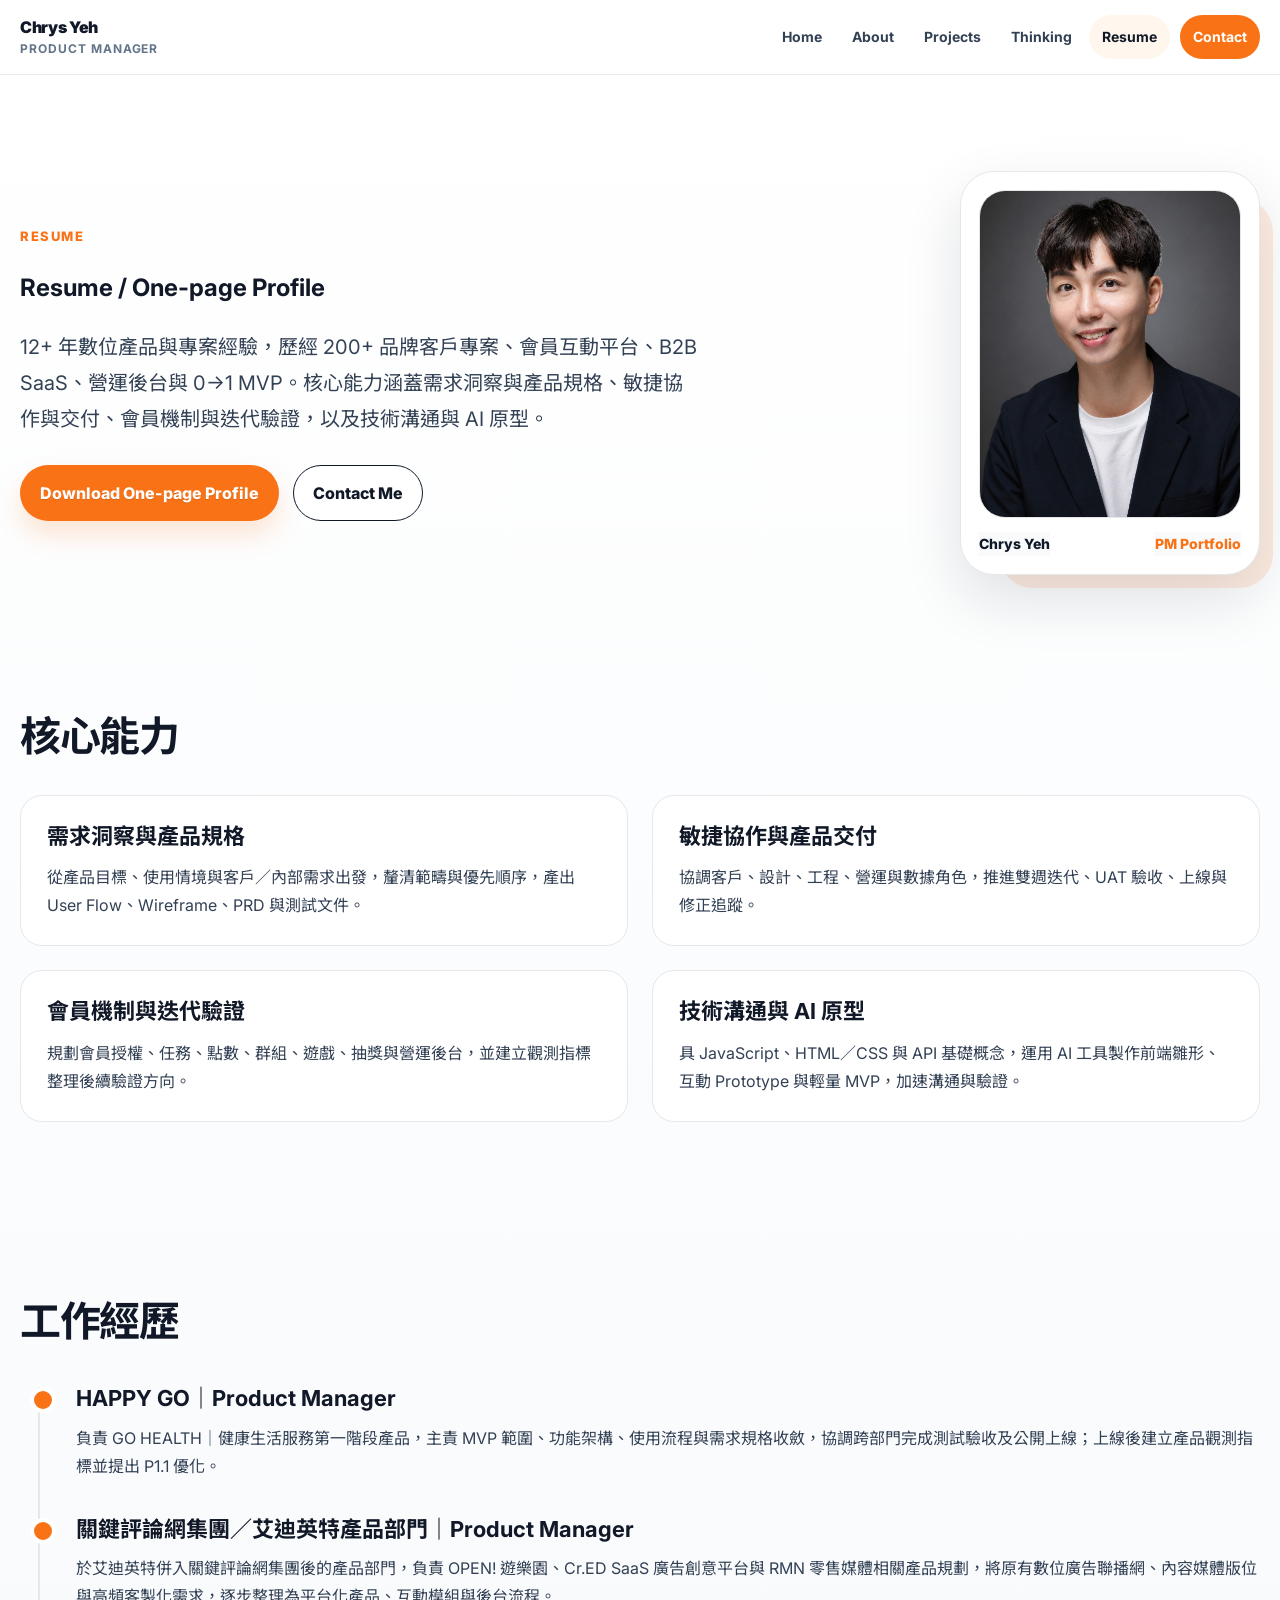
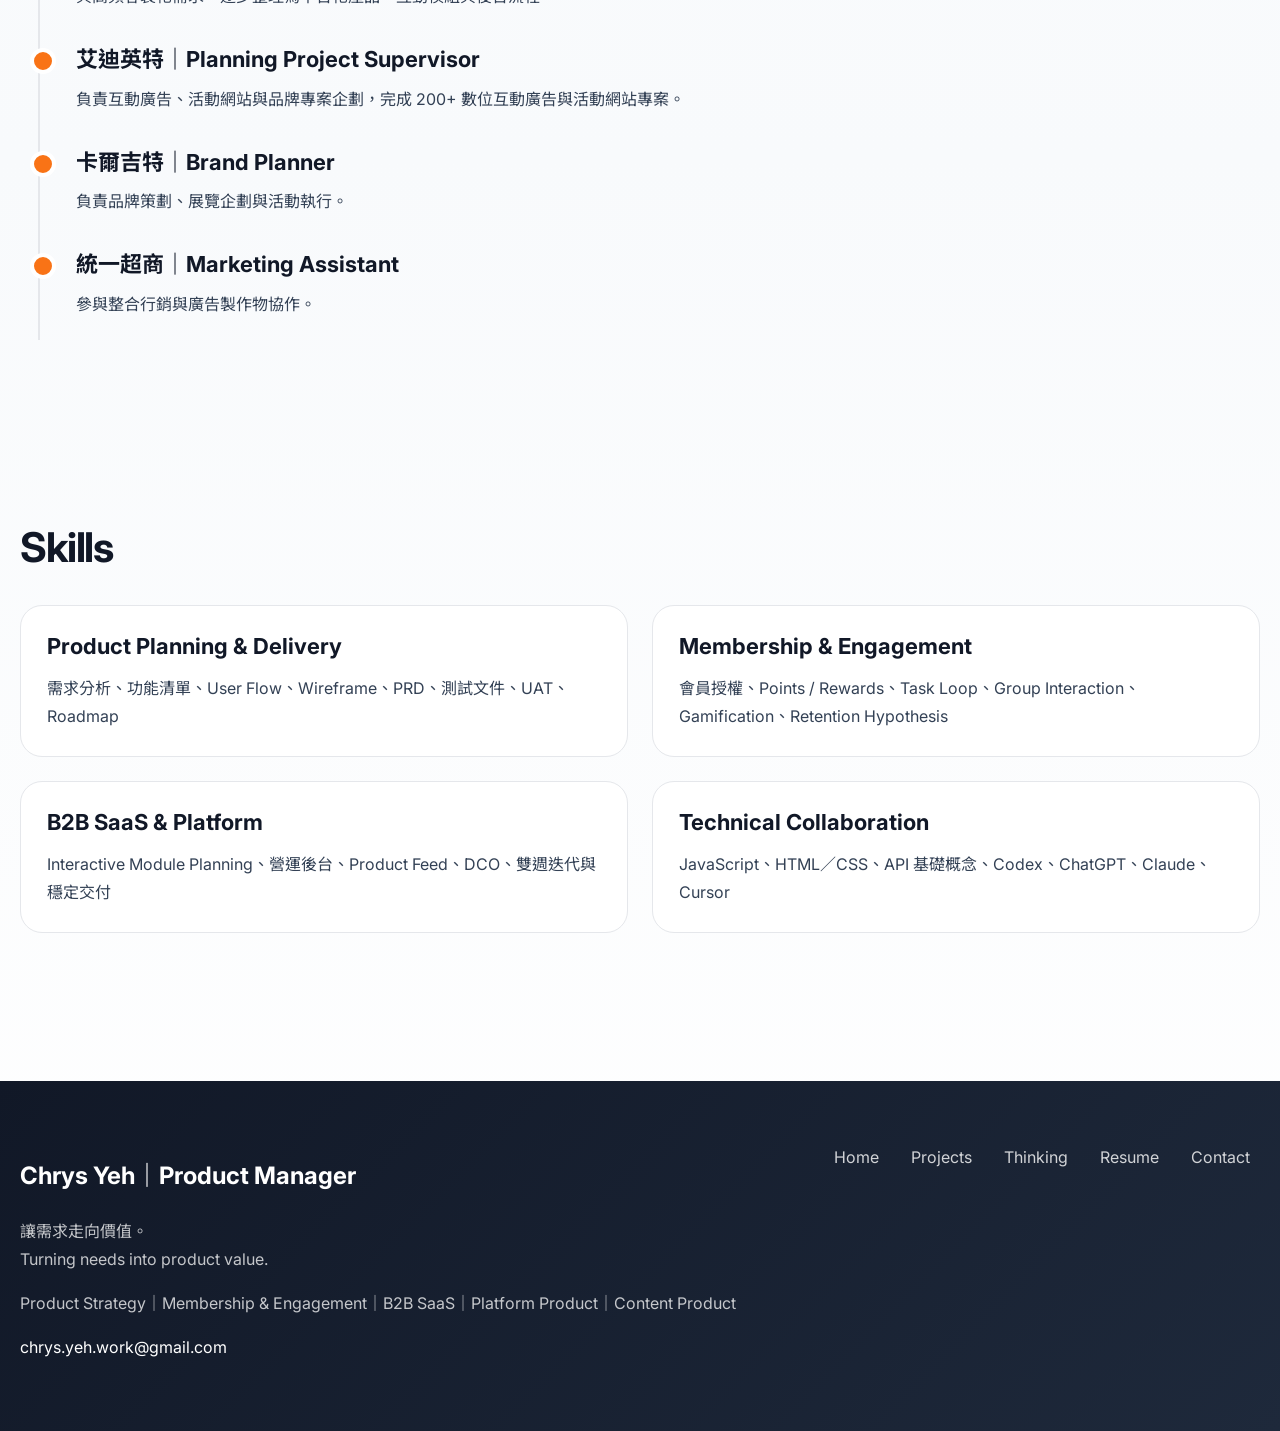
<file: resume.html>
<!DOCTYPE html>
<html lang="zh-Hant"><head><meta charset="utf-8"/><meta content="width=device-width, initial-scale=1.0" name="viewport"/><meta content="noindex, nofollow" name="robots"/><title>Resume｜Chrys Yeh</title><meta content="Chrys Yeh 一頁式產品經歷摘要：需求規格、敏捷交付、會員機制、B2B SaaS、平台化與 AI 原型協作。" name="description"/><link href="https://chrys-yeh-portfolio.netlify.app/resume.html" rel="canonical"/><meta content="website" property="og:type"/><meta content="Resume｜Chrys Yeh" property="og:title"/><meta content="Chrys Yeh 一頁式產品經歷摘要：需求規格、敏捷交付、會員機制、B2B SaaS、平台化與 AI 原型協作。" property="og:description"/><meta content="https://chrys-yeh-portfolio.netlify.app/resume.html" property="og:url"/><meta content="https://chrys-yeh-portfolio.netlify.app/assets/images/chrys-headshot.jpg" property="og:image"/><link href="assets/images/favicon.svg" rel="icon"/><link href="https://fonts.googleapis.com" rel="preconnect"/><link crossorigin="" href="https://fonts.gstatic.com" rel="preconnect"/><link href="https://fonts.googleapis.com/css2?family=Inter:wght@400;500;600;700;800;900&amp;family=Noto+Sans+TC:wght@400;500;700;900&amp;display=swap" rel="stylesheet"/><link href="assets/css/style.css" rel="stylesheet"/><!-- Google tag (gtag.js) -->
<script async="" src="https://www.googletagmanager.com/gtag/js?id=G-VKWQ6BNBV7"></script>
<script>
  window.dataLayer = window.dataLayer || [];
  function gtag(){dataLayer.push(arguments);}
  gtag('js', new Date());
  gtag('config', 'G-VKWQ6BNBV7');
</script></head><body><header class="header"><div class="container nav"><a class="brand" href="index.html">Chrys Yeh<span>Product Manager</span></a><button aria-label="Open menu" class="nav-toggle">☰</button><nav class="nav-links"><a href="index.html">Home</a><a href="about.html">About</a><a href="projects.html">Projects</a><a href="product-thinking.html">Thinking</a><a href="resume.html">Resume</a><a class="cta" href="contact.html">Contact</a></nav></div></header><main><section class="page-hero-profile"><div class="container hero-grid"><div class="reveal hero-visual"><figure class="hero-profile-card"><img alt="Chrys Yeh professional headshot" src="assets/images/chrys-headshot.jpg"/><figcaption class="profile-caption"><span>Chrys Yeh</span><span>PM Portfolio</span></figcaption></figure></div><div class="reveal hero-copy"><div class="eyebrow">Resume</div><h1>Resume / One-page Profile</h1><p class="lead">12+ 年數位產品與專案經驗，歷經 200+ 品牌客戶專案、會員互動平台、B2B SaaS、營運後台與 0→1 MVP。核心能力涵蓋需求洞察與產品規格、敏捷協作與交付、會員機制與迭代驗證，以及技術溝通與 AI 原型。</p><div class="btn-row"><a class="btn primary" href="assets/files/chrys-yeh-resume.pdf">Download One-page Profile</a><a class="btn secondary" href="contact.html">Contact Me</a></div></div></div></section><section class="section"><div class="container"><div class="section-title reveal"><h2>核心能力</h2></div><div class="grid two"><div class="card reveal"><h3>需求洞察與產品規格</h3><p>從產品目標、使用情境與客戶／內部需求出發，釐清範疇與優先順序，產出 User Flow、Wireframe、PRD 與測試文件。</p></div><div class="card reveal"><h3>敏捷協作與產品交付</h3><p>協調客戶、設計、工程、營運與數據角色，推進雙週迭代、UAT 驗收、上線與修正追蹤。</p></div><div class="card reveal"><h3>會員機制與迭代驗證</h3><p>規劃會員授權、任務、點數、群組、遊戲、抽獎與營運後台，並建立觀測指標整理後續驗證方向。</p></div><div class="card reveal"><h3>技術溝通與 AI 原型</h3><p>具 JavaScript、HTML／CSS 與 API 基礎概念，運用 AI 工具製作前端雛形、互動 Prototype 與輕量 MVP，加速溝通與驗證。</p></div></div></div></section><section class="section"><div class="container"><div class="section-title reveal"><h2>工作經歷</h2></div><div class="timeline reveal"><div class="timeline-item"><h3>HAPPY GO｜Product Manager</h3><p>負責 GO HEALTH｜健康生活服務第一階段產品，主責 MVP 範圍、功能架構、使用流程與需求規格收斂，協調跨部門完成測試驗收及公開上線；上線後建立產品觀測指標並提出 P1.1 優化。</p></div><div class="timeline-item"><h3>關鍵評論網集團／艾迪英特產品部門｜Product Manager</h3><p>於艾迪英特併入關鍵評論網集團後的產品部門，負責 OPEN! 遊樂園、Cr.ED SaaS 廣告創意平台與 RMN 零售媒體相關產品規劃，將原有數位廣告聯播網、內容媒體版位與高頻客製化需求，逐步整理為平台化產品、互動模組與後台流程。</p></div><div class="timeline-item"><h3>艾迪英特｜Planning Project Supervisor</h3><p>負責互動廣告、活動網站與品牌專案企劃，完成 200+ 數位互動廣告與活動網站專案。</p></div><div class="timeline-item"><h3>卡爾吉特｜Brand Planner</h3><p>負責品牌策劃、展覽企劃與活動執行。</p></div><div class="timeline-item"><h3>統一超商｜Marketing Assistant</h3><p>參與整合行銷與廣告製作物協作。</p></div></div></div></section><section class="section"><div class="container"><div class="section-title reveal"><h2>Skills</h2></div><div class="grid two"><div class="card reveal"><h3>Product Planning &amp; Delivery</h3><p>需求分析、功能清單、User Flow、Wireframe、PRD、測試文件、UAT、Roadmap</p></div><div class="card reveal"><h3>Membership &amp; Engagement</h3><p>會員授權、Points / Rewards、Task Loop、Group Interaction、Gamification、Retention Hypothesis</p></div><div class="card reveal"><h3>B2B SaaS &amp; Platform</h3><p>Interactive Module Planning、營運後台、Product Feed、DCO、雙週迭代與穩定交付</p></div><div class="card reveal"><h3>Technical Collaboration</h3><p>JavaScript、HTML／CSS、API 基礎概念、Codex、ChatGPT、Claude、Cursor</p></div></div></div></section></main><footer class="footer"><div class="container footer-grid"><div><h2>Chrys Yeh｜Product Manager</h2><p>讓需求走向價值。<br/>Turning needs into product value.</p><p>Product Strategy｜Membership &amp; Engagement｜B2B SaaS｜Platform Product｜Content Product</p><p><a href="mailto:chrys.yeh.work@gmail.com">chrys.yeh.work@gmail.com</a></p></div><div class="footer-links"><a href="index.html">Home</a><a href="projects.html">Projects</a><a href="product-thinking.html">Thinking</a><a href="resume.html">Resume</a><a href="contact.html">Contact</a></div></div></footer><button aria-label="Back to top" class="back-top">↑</button><script src="assets/js/script.js"></script></body></html>
</file>
<file: assets/css/style.css>
:root{
  --primary:#064E3B;--secondary:#0F766E;--bg:#FFF7ED;--card:#fff;--accent:#F97316;--accent-dark:#EA580C;--muted:#64748B;--border:#FED7AA;--soft:#ECFDF5;--highlight:#FBBF24;--shadow:0 18px 45px rgba(6,78,59,.12);--radius:22px;--max:1120px;
}
*{box-sizing:border-box}html{scroll-behavior:smooth}body{margin:0;font-family:"Inter","Noto Sans TC",system-ui,-apple-system,BlinkMacSystemFont,"Segoe UI",sans-serif;background:linear-gradient(180deg,#FFF7ED 0%,#ECFDF5 58%,#FFFFFF 100%);color:#1F2937;line-height:1.75}a{color:inherit;text-decoration:none}img{max-width:100%;display:block}.container{width:min(var(--max),calc(100% - 40px));margin:0 auto}.section{padding:88px 0}.section.compact{padding:56px 0}.eyebrow{font-size:13px;font-weight:800;letter-spacing:.12em;text-transform:uppercase;color:var(--accent);margin-bottom:10px}.hero{padding:96px 0 72px}.hero-grid{display:grid;grid-template-columns:1.1fr .9fr;gap:56px;align-items:center}.hero h1,.page-hero h1{font-size:clamp(38px,6vw,68px);line-height:1.1;margin:0 0 20px;letter-spacing:-.04em}.page-hero{padding:92px 0 40px}.page-hero .lead{max-width:820px}.lead{font-size:20px;line-height:1.8;color:var(--secondary);margin:0 0 28px}.muted{color:var(--muted)}.quote{font-size:24px;line-height:1.65;margin:28px 0;padding:26px 30px;background:rgba(255,255,255,.7);border-left:5px solid var(--accent);border-radius:18px;color:var(--primary)}
.header{position:sticky;top:0;z-index:50;background:rgba(255,247,237,.9);backdrop-filter:blur(16px);border-bottom:1px solid rgba(229,222,210,.7);transition:box-shadow .2s ease}.header.scrolled{box-shadow:0 10px 30px rgba(23,63,53,.08)}.nav{height:74px;display:flex;align-items:center;justify-content:space-between}.brand{display:flex;flex-direction:column;line-height:1.1;font-weight:900;letter-spacing:-.02em}.brand span{font-size:12px;font-weight:700;color:var(--muted);letter-spacing:.08em;text-transform:uppercase;margin-top:5px}.nav-links{display:flex;align-items:center;gap:4px}.nav-links a{padding:10px 13px;border-radius:999px;font-size:14px;font-weight:700;color:var(--secondary)}.nav-links a:hover,.nav-links a.active{background:var(--soft);color:var(--primary)}.nav-links a.cta{background:var(--primary);color:#fff;margin-left:6px}.nav-toggle{display:none;border:0;background:transparent;color:var(--primary);font-size:28px;cursor:pointer}.btn-row{display:flex;gap:14px;flex-wrap:wrap}.btn{display:inline-flex;align-items:center;justify-content:center;gap:8px;padding:13px 19px;border-radius:999px;font-weight:800;border:1px solid transparent;transition:.2s ease;cursor:pointer}.btn.primary{background:var(--accent);color:#fff}.btn.primary:hover{background:var(--accent-dark);transform:translateY(-2px)}.btn.secondary{border-color:var(--primary);color:var(--primary);background:rgba(255,255,255,.45)}.btn.secondary:hover{background:#fff;transform:translateY(-2px)}.tags{display:flex;flex-wrap:wrap;gap:10px;margin:24px 0}.tag{font-size:13px;font-weight:800;color:var(--primary);background:#FEF3C7;border:1px solid var(--border);padding:7px 11px;border-radius:999px}.grid{display:grid;gap:24px}.grid.two{grid-template-columns:repeat(2,1fr)}.grid.three{grid-template-columns:repeat(3,1fr)}.grid.four{grid-template-columns:repeat(4,1fr)}.card{background:var(--card);border:1px solid var(--border);border-radius:var(--radius);padding:26px;box-shadow:0 0 0 rgba(0,0,0,0);transition:.25s ease}.card:hover{transform:translateY(-4px);box-shadow:var(--shadow)}.card h3{font-size:22px;line-height:1.35;margin:0 0 12px}.card p{color:var(--secondary);margin:0}.card .num{font-size:14px;color:var(--accent);font-weight:900;margin-bottom:10px}.section-title{max-width:780px;margin-bottom:34px}.section-title h2{font-size:clamp(30px,4vw,46px);line-height:1.16;margin:0 0 14px;letter-spacing:-.035em}.section-title p{font-size:18px;color:var(--secondary);margin:0}.project-card{display:grid;grid-template-columns:180px 1fr;gap:24px;align-items:center}.project-card img{border-radius:18px;background:var(--soft);border:1px solid var(--border)}.project-card ul,.case-list{margin:14px 0 0;padding-left:20px;color:var(--secondary)}.project-card li,.case-list li{margin:4px 0}.flow{display:grid;grid-template-columns:repeat(5,1fr);gap:14px;margin-top:24px}.flow-step{background:#fff;border:1px solid var(--border);border-radius:18px;padding:20px}.flow-step strong{display:block;font-size:18px;margin-bottom:4px}.flow-step span{color:var(--muted);font-size:14px}.timeline{position:relative}.timeline:before{content:"";position:absolute;left:18px;top:8px;bottom:8px;width:2px;background:var(--border)}.timeline-item{position:relative;padding:0 0 30px 56px}.timeline-item:before{content:"";position:absolute;left:10px;top:8px;width:18px;height:18px;background:var(--accent);border-radius:50%;border:4px solid var(--bg)}.timeline-item h3{margin:0 0 6px;font-size:22px}.timeline-item p{margin:0;color:var(--secondary)}.table-wrap{overflow:auto;border:1px solid var(--border);border-radius:22px;background:#fff}.matrix,.snapshot{width:100%;border-collapse:collapse;min-width:680px}.matrix th,.matrix td,.snapshot th,.snapshot td{padding:16px 18px;border-bottom:1px solid var(--border);text-align:left;vertical-align:top}.matrix th,.snapshot th{background:#FFEDD5;color:var(--primary);font-size:14px}.matrix tr:last-child td,.snapshot tr:last-child td{border-bottom:0}.stat-grid{display:grid;grid-template-columns:repeat(4,1fr);gap:16px;margin:28px 0}.stat{background:#fff;border:1px solid var(--border);border-radius:20px;padding:22px}.stat strong{display:block;font-size:30px;line-height:1.1;color:var(--accent);margin-bottom:8px}.stat span{font-size:14px;color:var(--secondary);font-weight:700}.case-section{padding:56px 0;border-top:1px solid var(--border)}.case-section h2{font-size:34px;line-height:1.25;margin:0 0 18px}.case-section h3{font-size:22px;margin:28px 0 8px}.case-section p{color:var(--secondary);font-size:17px}.diagram{background:#fff;border:1px solid var(--border);border-radius:22px;padding:24px;margin:26px 0}.diagram-line{display:flex;align-items:center;justify-content:space-between;gap:12px;flex-wrap:wrap}.diagram-pill{background:var(--soft);border:1px solid var(--border);border-radius:999px;padding:10px 14px;font-weight:800;color:var(--primary)}.arrow{color:var(--accent);font-weight:900}.contact-card{display:flex;flex-direction:column;gap:6px}.contact-card strong{font-size:18px}.footer{padding:54px 0;background:#12362E;color:#fff;margin-top:60px}.footer-grid{display:grid;grid-template-columns:1.2fr .8fr;gap:32px}.footer p{color:rgba(255,255,255,.75)}.footer a{color:#fff}.footer-links{display:flex;flex-wrap:wrap;gap:12px;justify-content:flex-end}.footer-links a{padding:8px 10px;color:rgba(255,255,255,.8)}.reveal{opacity:0;transform:translateY(18px);transition:opacity .6s ease,transform .6s ease}.reveal.visible{opacity:1;transform:none}.back-top{position:fixed;right:20px;bottom:20px;width:46px;height:46px;border-radius:50%;border:0;background:var(--primary);color:#fff;font-weight:900;display:none;align-items:center;justify-content:center;box-shadow:var(--shadow);cursor:pointer}.back-top.show{display:flex}
@media(max-width:900px){.hero-grid,.grid.two,.grid.three,.grid.four,.footer-grid{grid-template-columns:1fr}.project-card{grid-template-columns:1fr}.project-card img{max-width:260px}.flow{grid-template-columns:1fr 1fr}.stat-grid{grid-template-columns:1fr 1fr}.nav-toggle{display:block}.nav-links{position:absolute;left:20px;right:20px;top:74px;display:none;flex-direction:column;align-items:stretch;background:#fff;border:1px solid var(--border);border-radius:22px;padding:12px;box-shadow:var(--shadow)}.nav-links.open{display:flex}.nav-links a.cta{margin-left:0}.footer-links{justify-content:flex-start}}
@media(max-width:560px){.container{width:min(100% - 28px,var(--max))}.hero{padding:58px 0 44px}.section{padding:58px 0}.page-hero{padding:58px 0 28px}.lead{font-size:18px}.card{padding:22px}.flow,.stat-grid{grid-template-columns:1fr}.diagram-line{flex-direction:column;align-items:stretch}.arrow{transform:rotate(90deg);align-self:center}.btn{width:100%}.btn-row{width:100%}.hero h1,.page-hero h1{font-size:36px}}

/* --- refinements 2026-04 --- */
.hero-profile-card{position:relative;max-width:390px;margin-left:auto;background:linear-gradient(135deg,#fff 0%,#F8E8D1 100%);border:1px solid var(--border);border-radius:34px;padding:18px;box-shadow:var(--shadow)}
.hero-profile-card:before{content:"";position:absolute;inset:26px -14px -14px 38px;background:#CFE7DD;border-radius:34px;z-index:-1;opacity:.9}
.hero-profile-card img{width:100%;aspect-ratio:4/5;object-fit:cover;object-position:center top;border-radius:26px;border:1px solid rgba(14,58,53,.12)}
.profile-caption{display:flex;justify-content:space-between;gap:10px;align-items:center;margin-top:14px;color:var(--secondary);font-size:14px;font-weight:800}.profile-caption span:last-child{color:var(--accent)}
.page-hero-profile{padding:80px 0 34px}.page-hero-profile .hero-grid{grid-template-columns:1.15fr .85fr}.page-hero-profile .hero-profile-card{max-width:300px}
.project-card{align-items:start}.project-card .tag{display:inline-flex;margin-bottom:12px}.project-card h3{margin-top:0;margin-bottom:14px}.project-card p .btn,.project-card .btn{margin-top:4px}.project-card img{margin-top:6px}.card .btn-row{margin-top:26px}.section.compact .card .btn-row{margin-top:30px}.section.compact .card h2 + .muted{margin-top:14px}.section.compact .card .muted + .btn-row{margin-top:28px}.hero .btn-row{margin-top:30px}.tags + .btn-row{margin-top:26px}
.tag{background:#FEF3C7;border-color:#FBBF24}.btn.primary{background:linear-gradient(135deg,#F97316 0%,#FBBF24 100%);box-shadow:0 10px 26px rgba(249,115,22,.25)}.btn.secondary:hover{border-color:var(--accent);color:var(--accent)}
.card:hover{transform:translateY(-3px)}.section-title .eyebrow,.eyebrow{color:#E1731A}.flow-step strong{color:#0E3A35}.flow-step{border-color:#EAD4B7}.footer{background:#064E3B}.nav-links a.cta{background:#F97316;color:#fff}.nav-links a.cta:hover{background:#EA580C;color:#fff}.header{background:rgba(255,247,237,.92)}
@media(max-width:900px){.hero-profile-card{margin:10px auto 0;max-width:340px}.page-hero-profile .hero-grid{grid-template-columns:1fr}.page-hero-profile .hero-profile-card{max-width:260px;margin:0 auto}}
@media(max-width:560px){.project-card .tag{margin-bottom:10px}.project-card h3{font-size:24px}.project-card img{max-width:220px}.matrix,.snapshot{min-width:0;width:100%}.table-wrap{overflow:visible;border:0;background:transparent}.matrix thead{display:none}.matrix,.matrix tbody,.matrix tr,.matrix td{display:block}.matrix tr{background:#fff;border:1px solid var(--border);border-radius:18px;margin-bottom:14px;padding:12px;box-shadow:0 8px 24px rgba(14,58,53,.06)}.matrix td{border:0;padding:8px 6px 8px 96px;position:relative;min-height:34px}.matrix td:before{position:absolute;left:6px;top:8px;width:78px;color:var(--accent);font-weight:900;font-size:13px}.matrix td:nth-child(1):before{content:"專案"}.matrix td:nth-child(2):before{content:"產品類型"}.matrix td:nth-child(3):before{content:"核心能力"}.snapshot,.snapshot tbody,.snapshot tr,.snapshot th,.snapshot td{display:block}.snapshot tr{background:#fff;border:1px solid var(--border);border-radius:16px;margin-bottom:12px;padding:12px}.snapshot th,.snapshot td{border:0;padding:4px 6px;background:transparent}.snapshot th{color:var(--accent);font-size:13px}.snapshot td{color:var(--secondary)}.page-hero-profile{padding:58px 0 28px}.hero-profile-card{max-width:280px}.profile-caption{font-size:13px}.project-card{gap:18px}.section.compact .card .btn-row{margin-top:32px}}


/* --- V3 bright professional palette & thinking depth --- */
.hero{position:relative;overflow:hidden}
.hero:after{content:"";position:absolute;right:-120px;top:70px;width:420px;height:420px;background:radial-gradient(circle,rgba(20,184,166,.20),rgba(251,191,36,.12),transparent 68%);z-index:-1}
.card{box-shadow:0 8px 22px rgba(6,78,59,.035)}
.card:hover{box-shadow:0 18px 44px rgba(6,78,59,.14)}
.card p,.case-section p,.project-card ul,.case-list,.section-title p{color:#334155}
.lead{color:#334155}
.eyebrow{color:#F97316}
.tag{color:#064E3B;background:#FEF3C7;border-color:#FBBF24}
.flow-step{background:linear-gradient(180deg,#ffffff 0%,#ECFDF5 100%);border-color:#A7F3D0}
.flow-step strong{color:#064E3B}
.stat{background:linear-gradient(180deg,#ffffff 0%,#FFF7ED 100%);border-color:#FDBA74}
.stat strong{color:#F97316}
.quote{background:linear-gradient(135deg,#FFFFFF 0%,#ECFDF5 100%);border-left-color:#F97316;color:#064E3B}
.thinking-detail{margin-top:26px}
.nav-links a:hover,.nav-links a.active{background:#ECFDF5;color:#064E3B}
.btn.primary{color:#fff;text-shadow:0 1px 0 rgba(0,0,0,.12)}
.btn.secondary{background:#fff}
.btn.secondary:hover{background:#FFF7ED}
.footer{background:linear-gradient(135deg,#064E3B 0%,#0F766E 100%)}
.hero-profile-card{background:linear-gradient(135deg,#ffffff 0%,#ECFDF5 48%,#FEF3C7 100%)}
.hero-profile-card:before{background:#A7F3D0}
@media(max-width:560px){.hero:after{width:240px;height:240px;right:-90px;top:100px}.quote{font-size:20px;padding:22px}.thinking-detail{margin-top:18px}}

/* --- V4 narrative refinements --- */
.hero .hero-grid{align-items:start}
.hero-belief{
  margin:10px 0 0;
  color:var(--primary);
  font-weight:800;
  line-height:1.7;
  padding:16px 18px;
  border-left:4px solid var(--accent);
  background:rgba(255,255,255,.55);
  border-radius:16px;
}
@media(max-width:900px){
  .hero > .container.hero-grid > .reveal:nth-child(2){
    order:-1;
  }
  .hero-profile-card{
    margin:0 auto 18px;
    max-width:310px;
  }
}


/* --- V5 hero structure & uploaded assets --- */
.hero-copy{order:1}.hero-visual{order:2}
.hero-profile-card{margin-left:auto;margin-right:0}
.hero-profile-card img{object-position:center center}
@media(max-width:900px){
  .hero-copy{order:2}.hero-visual{order:1}
  .hero > .container.hero-grid > .reveal:nth-child(2){order:initial;}
  .hero-profile-card{margin:0 auto 22px;max-width:260px}
  .hero-profile-card img{aspect-ratio:1/1;border-radius:999px;object-fit:cover;object-position:center 38%}
  .hero-profile-card:before{inset:18px -10px -10px 22px;border-radius:999px}
  .profile-caption{justify-content:center;gap:8px;text-align:center}
  .profile-caption span:last-child:before{content:"｜";color:var(--muted);margin-right:8px}
  .page-hero-profile .hero-copy{order:2}
  .page-hero-profile .hero-visual{order:1}
  .page-hero-profile .hero-profile-card{max-width:220px;margin:0 auto 20px}
}
@media(max-width:560px){
  .hero{padding-top:42px}
  .hero-profile-card{max-width:190px;padding:12px;border-radius:999px;background:#fff}
  .hero-profile-card img{border-radius:999px}
  .profile-caption{display:none}
  .hero h1,.page-hero h1{font-size:34px;line-height:1.18}
}

/* --- V5.1 enforce mobile headshot-first layout --- */
@media(max-width:900px){
  .hero > .container.hero-grid > .hero-visual{order:1 !important;}
  .hero > .container.hero-grid > .hero-copy{order:2 !important;}
  .page-hero-profile > .container.hero-grid > .hero-visual{order:1 !important;}
  .page-hero-profile > .container.hero-grid > .hero-copy{order:2 !important;}
}
@media(min-width:901px){
  .hero > .container.hero-grid > .hero-copy{order:1 !important;}
  .hero > .container.hero-grid > .hero-visual{order:2 !important;}
  .page-hero-profile > .container.hero-grid > .hero-copy{order:1 !important;}
  .page-hero-profile > .container.hero-grid > .hero-visual{order:2 !important;}
}


/* V6 refinement */
.personal-note p { font-size: 18px; color: var(--secondary); margin: 0; }
.thinking-detail { margin-top: 28px; }
.case-section h2 { scroll-margin-top: 96px; }
.case-section p + p { margin-top: 14px; }
.resume-impact strong { color: var(--primary); }
@media (max-width: 760px) {
  .hero .hero-grid, .page-hero-profile .hero-grid { gap: 28px; }
  .hero-profile-card { max-width: 220px; margin: 0 auto; }
  .hero-copy { text-align: left; }
}


/* --- V7 visual system: clean professional palette --- */
:root{
  --primary:#111827;
  --secondary:#334155;
  --bg:#FFFFFF;
  --card:#FFFFFF;
  --accent:#F97316;
  --accent-dark:#EA580C;
  --muted:#64748B;
  --border:#E5E7EB;
  --soft:#F8FAFC;
  --highlight:#FFF7ED;
  --teal:#0F766E;
  --shadow:0 18px 46px rgba(17,24,39,.08);
}
body{
  background:linear-gradient(180deg,#FFFFFF 0%,#F8FAFC 58%,#FFFFFF 100%);
  color:#111827;
}
.header{
  background:rgba(255,255,255,.92);
  border-bottom:1px solid rgba(229,231,235,.9);
}
.header.scrolled{box-shadow:0 10px 30px rgba(17,24,39,.08)}
.brand,.hero h1,.page-hero h1,.section-title h2,.card h3,.case-section h2{color:#111827}
.brand span,.muted{color:#64748B}
.nav-links a{color:#334155}
.nav-links a:hover,.nav-links a.active{background:#FFF7ED;color:#111827}
.nav-links a.cta{background:#F97316;color:#fff}
.nav-links a.cta:hover{background:#EA580C;color:#fff}
.lead,.section-title p,.card p,.case-section p,.project-card ul,.case-list{color:#334155}
.eyebrow{color:#F97316}
.card{
  border-color:#E5E7EB;
  box-shadow:0 0 0 rgba(0,0,0,0);
}
.card:hover{box-shadow:0 18px 46px rgba(17,24,39,.08)}
.btn.primary{
  background:#F97316;
  color:#fff;
  box-shadow:0 14px 26px rgba(249,115,22,.18);
}
.btn.primary:hover{background:#EA580C}
.btn.secondary{
  color:#111827;
  border-color:#111827;
  background:#FFFFFF;
}
.btn.secondary:hover{background:#F8FAFC}
.tag{
  color:#111827;
  background:#F8FAFC;
  border-color:#E5E7EB;
  position:relative;
}
.tag:before{
  content:"";
  width:7px;
  height:7px;
  border-radius:999px;
  background:#F97316;
  display:inline-block;
  margin-right:7px;
  transform:translateY(-1px);
}
.quote,.hero-belief{
  background:linear-gradient(135deg,#FFFFFF 0%,#FFF7ED 100%);
  border-left-color:#F97316;
  color:#111827;
  box-shadow:0 14px 34px rgba(17,24,39,.06);
}
.flow-step{
  background:linear-gradient(180deg,#FFFFFF 0%,#F8FAFC 100%);
  border-color:#E5E7EB;
}
.flow-step strong{color:#111827}
.stat{
  background:#FFFFFF;
  border-color:#E5E7EB;
}
.stat strong{color:#F97316}
.footer{
  background:linear-gradient(135deg,#111827 0%,#1E293B 100%);
}
.hero-profile-card{
  background:#FFFFFF;
  border-color:#E5E7EB;
  box-shadow:0 24px 58px rgba(17,24,39,.12);
}
.hero-profile-card:before{
  background:rgba(249,115,22,.14);
}
.profile-caption span{
  background:#F8FAFC;
  color:#111827;
  border-color:#E5E7EB;
}

/* Thinking page: give the hero more width and reduce awkward line breaks */
.thinking-hero .container{
  width:min(1040px,calc(100% - 40px));
}
.thinking-hero .lead{
  max-width:1040px;
}
.thinking-hero .quote{
  max-width:1040px;
}
.thinking-hero h1{
  max-width:1040px;
  white-space:normal;
}

/* Project visuals: make illustrations feel intentionally framed */
.hero-grid img[src*="project-"],
.project-card img{
  background:#FFFFFF;
  border:1px solid #E5E7EB;
  border-radius:24px;
  box-shadow:0 24px 58px rgba(17,24,39,.08);
  padding:18px;
}
.project-card img{
  padding:14px;
  border-radius:20px;
  box-shadow:0 12px 30px rgba(17,24,39,.06);
}
.hero-grid img[src*="project-open-playground"]{
  background:#FFFFFF;
}
.project-card img[src*="project-open-playground"]{
  background:#FFFFFF;
}
.table-wrap,.snapshot{
  border-color:#E5E7EB;
}
.back-top{
  background:#111827;
  color:#fff;
}

/* Keep a touch of teal as a quiet accent, not a primary color */
.flow-step:nth-child(2n){
  border-top-color:rgba(15,118,110,.32);
}
@media(max-width:900px){
  .thinking-hero h1{font-size:42px;line-height:1.16}
}
@media(max-width:560px){
  .thinking-hero h1{font-size:34px}
  .hero-grid img[src*="project-"]{padding:12px;border-radius:18px}
}


/* --- V7.1 Thinking page heading rhythm fix --- */
.thinking-hero .container,
.product-thinking-page .container{
  width:min(1160px,calc(100% - 40px));
}
.thinking-hero .lead,
.thinking-hero .quote{
  max-width:1120px;
}
body:has(.thinking-hero) .section-title{
  max-width:1120px;
}
body:has(.thinking-hero) .section-title h2{
  font-size:clamp(34px,3.2vw,54px);
  line-height:1.16;
  letter-spacing:-.035em;
  text-wrap:balance;
}
body:has(.thinking-hero) .section-title p,
body:has(.thinking-hero) .lead{
  max-width:1120px;
  text-wrap:pretty;
}
@media(max-width:900px){
  body:has(.thinking-hero) .section-title h2{
    font-size:clamp(30px,7vw,42px);
  }
}

/* --- V7.2 Projects text width rhythm + resume alignment --- */
.projects-hero .container,
.projects-section-title{
  width:min(1160px,calc(100% - 40px));
  max-width:1160px;
}
.projects-hero .lead,
.projects-section-title p{
  max-width:1120px;
  text-wrap:pretty;
}
.projects-section-title h2{
  max-width:1120px;
}
@media(max-width:900px){
  .projects-hero .container,
  .projects-section-title{width:min(100%,calc(100% - 40px));}
}


/* --- V8 copy rhythm refinement --- */
.hero h1{
  max-width:900px;
  font-size:clamp(46px,5.2vw,82px);
  line-height:1.06;
  text-wrap:balance;
}
.hero .lead{
  max-width:900px;
}
.section-title{
  max-width:1080px;
}
.section-title h2{
  font-size:clamp(32px,3.2vw,54px);
  line-height:1.16;
  text-wrap:balance;
}
.section-title p{
  max-width:1040px;
  text-wrap:pretty;
}
.section.compact .card[style*="text-align:center"] h2{
  font-size:clamp(28px,3vw,44px);
  line-height:1.28;
  max-width:920px;
  margin-left:auto;
  margin-right:auto;
  text-wrap:balance;
}
.section.compact .card[style*="text-align:center"] .muted{
  font-size:18px;
  max-width:880px;
  margin-left:auto;
  margin-right:auto;
  color:#334155;
}
@media(max-width:900px){
  .hero h1{font-size:clamp(38px,9vw,58px)}
  .section-title h2{font-size:clamp(30px,7vw,42px)}
}


/* --- V8.1 description text width refinement ---
   Keep headings unchanged; widen section descriptions to reduce awkward short final lines. */
@media (min-width: 1024px){
  :root{
    --max: 1280px;
  }

  .section-title{
    max-width: 1240px;
  }

  .section-title p{
    max-width: 1180px;
    width: 100%;
    text-wrap: pretty;
  }

  .page-hero .lead,
  .hero .lead{
    max-width: 1180px;
    text-wrap: pretty;
  }

  .thinking-hero .container,
  .page-hero .container{
    width: min(1280px, calc(100% - 80px));
  }

  .thinking-hero .lead,
  .thinking-hero .quote{
    max-width: 1180px;
  }
}

@media (min-width: 1440px){
  .section-title p,
  .page-hero .lead,
  .hero .lead{
    max-width: 1240px;
  }
}


/* --- V8.2 hero philosophy title refinement --- */
.hero-title-philosophy{
  display:flex;
  flex-direction:column;
  gap:.04em;
  font-size:clamp(44px,4.95vw,78px);
  line-height:1.08;
  letter-spacing:-.045em;
  max-width:980px;
  text-wrap:initial;
}
.hero-title-philosophy .indent{
  padding-left:.55em;
}
@media(max-width:900px){
  .hero-title-philosophy{
    font-size:clamp(38px,9vw,58px);
  }
  .hero-title-philosophy .indent{
    padding-left:0;
  }
}


/* --- V9 headline: needs to value --- */
.hero-title-value{
  max-width:980px;
  font-size:clamp(46px,5.05vw,80px);
  line-height:1.08;
  letter-spacing:-.05em;
  text-wrap:balance;
}
.hero-title-value + .lead{
  margin-top:4px;
}
@media(max-width:900px){
  .hero-title-value{
    font-size:clamp(38px,9vw,58px);
  }
}


/* --- v11.1: Personal AI Prototype card spacing --- */
.prototype-card .tag,
.personal-prototype-card .tag,
.ai-prototype-card .tag,
.projects-prototype-card .tag,
.card .tag {
  margin-bottom: 14px;
}

.prototype-card h3,
.personal-prototype-card h3,
.ai-prototype-card h3,
.projects-prototype-card h3 {
  margin-top: 0;
}

@media (max-width: 760px) {
  .prototype-card .tag,
  .personal-prototype-card .tag,
  .ai-prototype-card .tag,
  .projects-prototype-card .tag,
  .card .tag {
    margin-bottom: 12px;
  }
}


/* --- v11.2: fix prototype tag-to-title spacing --- */
/* Previous margin did not take effect because .tag was inline. */
.section.compact .grid.two > .card > .tag {
  display: inline-flex;
  align-items: center;
  margin-bottom: 18px;
}

.section.compact .grid.two > .card > .tag + h3 {
  margin-top: 0;
  margin-bottom: 18px;
}

@media (max-width: 760px) {
  .section.compact .grid.two > .card > .tag {
    margin-bottom: 14px;
  }

  .section.compact .grid.two > .card > .tag + h3 {
    margin-bottom: 14px;
  }
}


/* --- v12: positioning and prototype section refinements --- */
.hero-title-value{
  max-width: 1080px;
}
.prototype-section .grid.two > .card{
  box-shadow: 0 10px 28px rgba(17,24,39,.05);
}
.prototype-section .grid.two > .card .tag{
  display: inline-flex;
  align-items: center;
  margin-bottom: 18px;
}
.prototype-section .grid.two > .card .tag + h3{
  margin-top: 0;
}
.validation-map .card{
  background: #fff;
}
@media(max-width:760px){
  .prototype-section .grid.two > .card .tag{
    margin-bottom:14px;
  }
}
</file>
